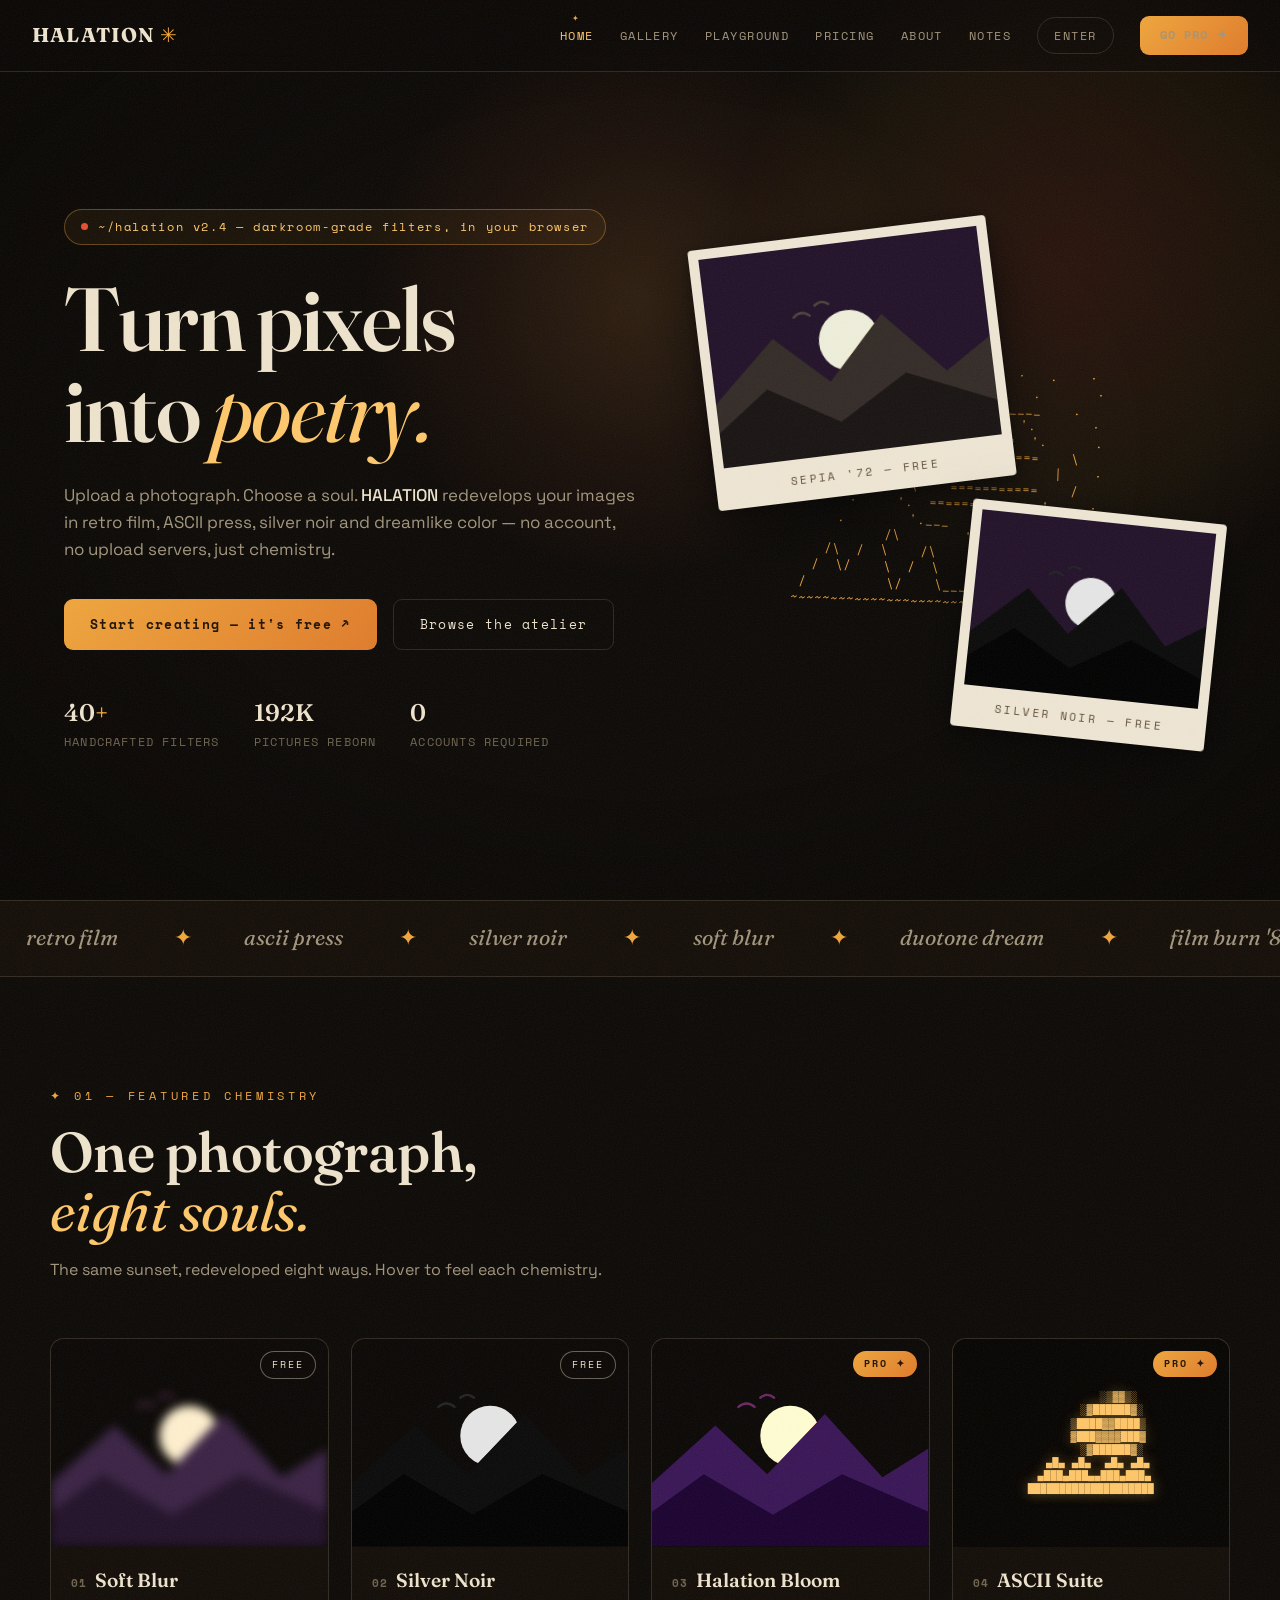
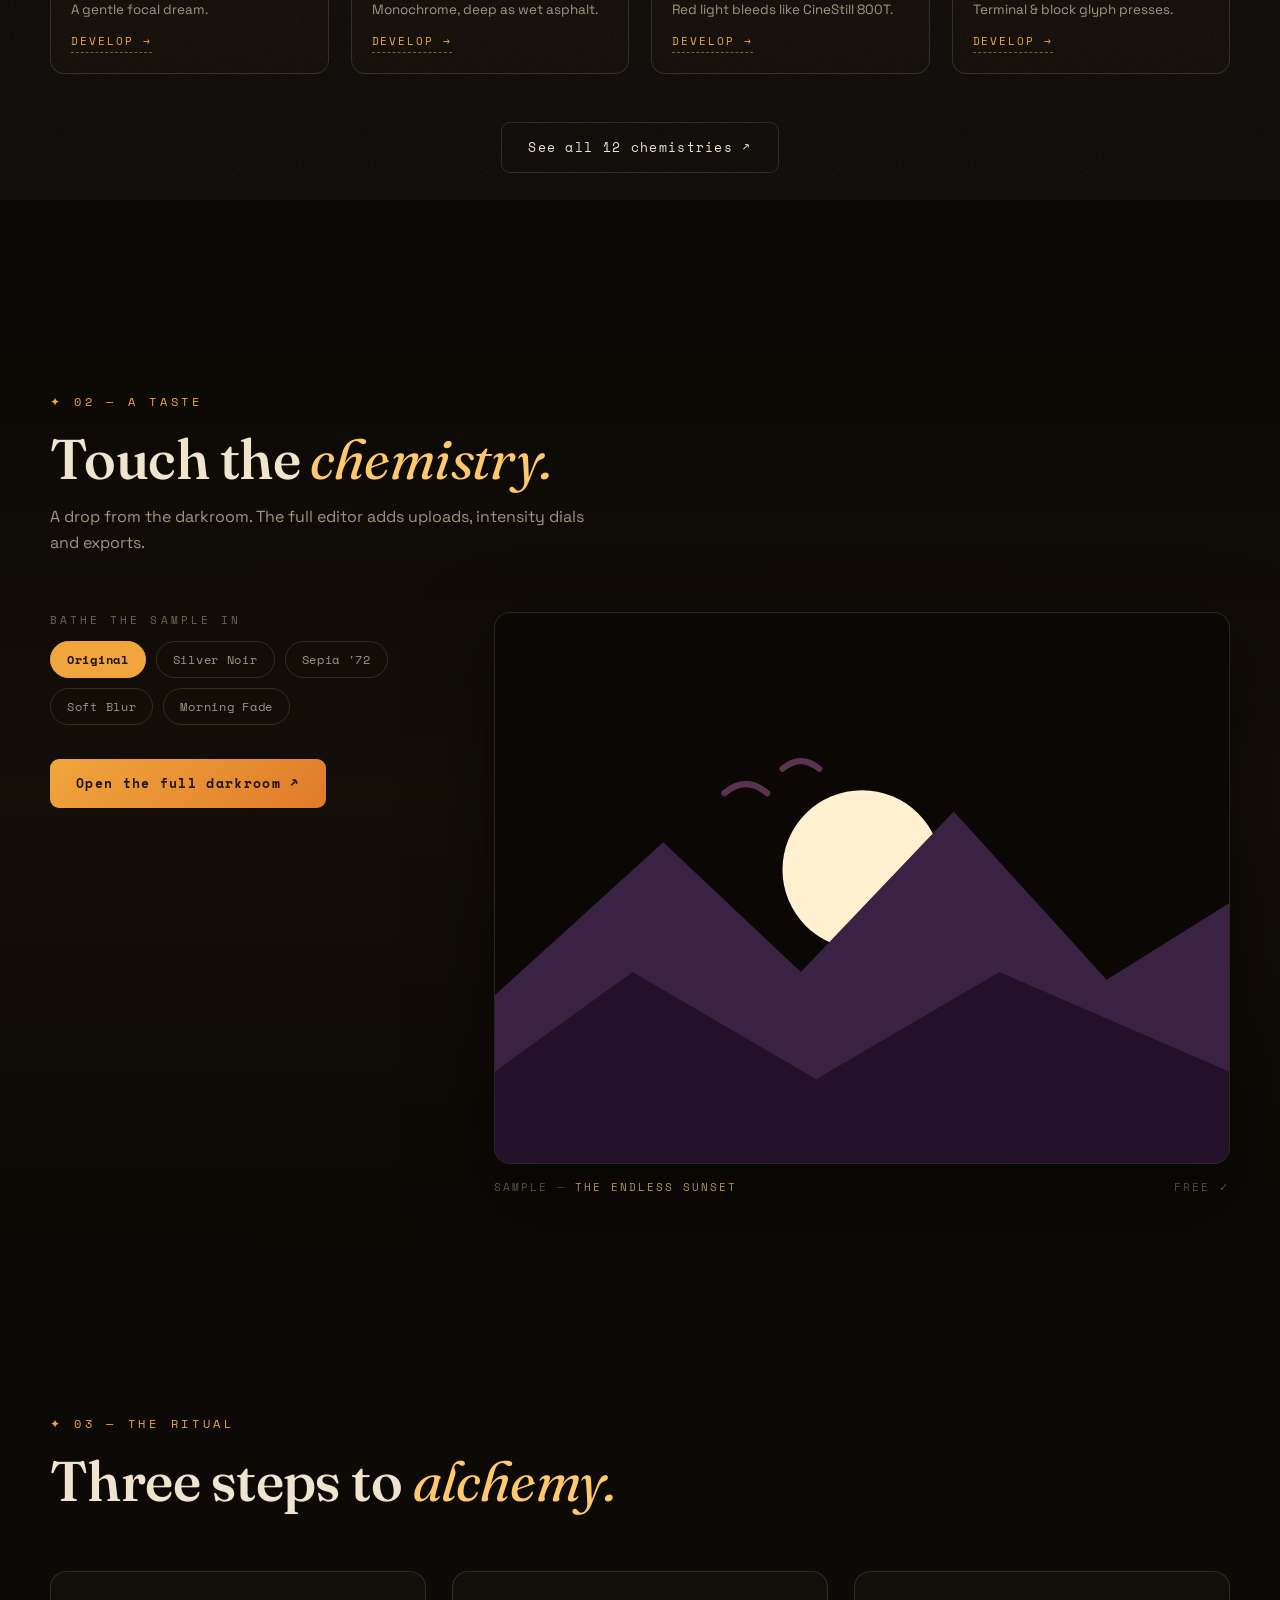
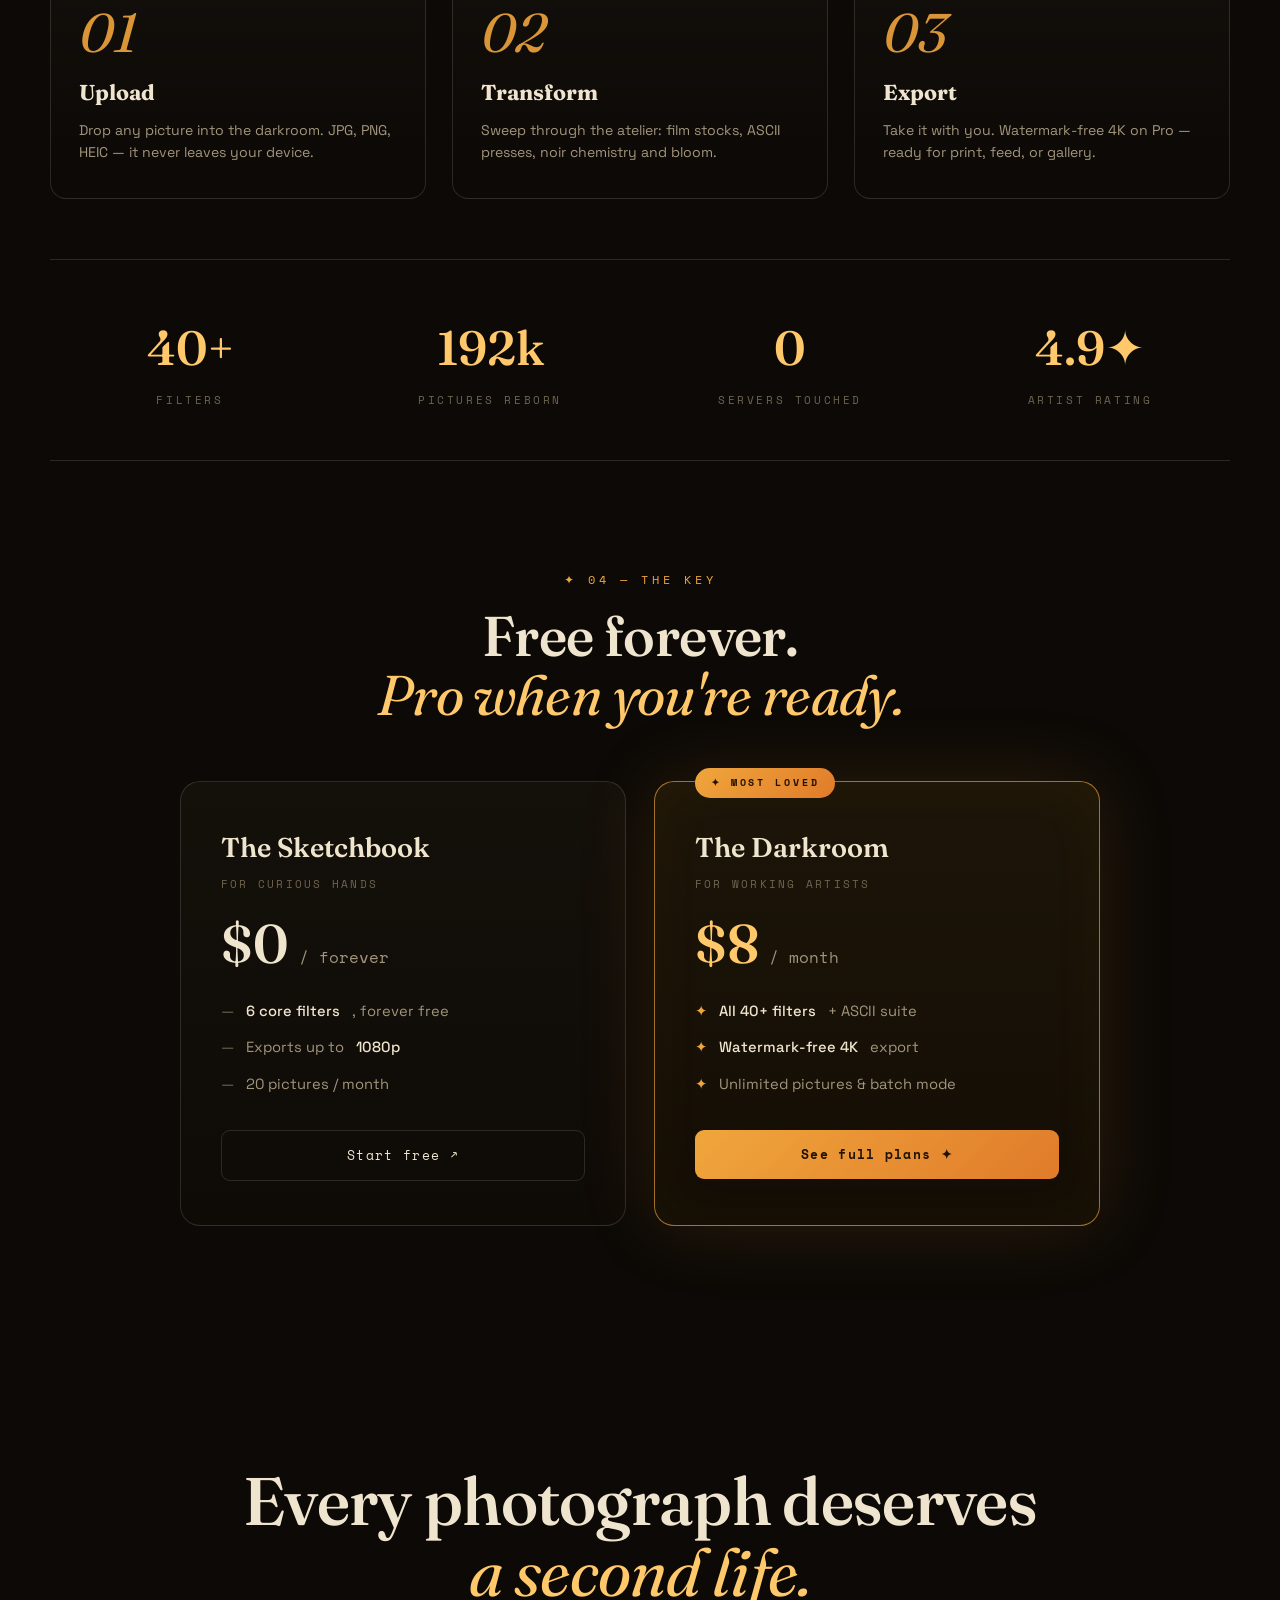
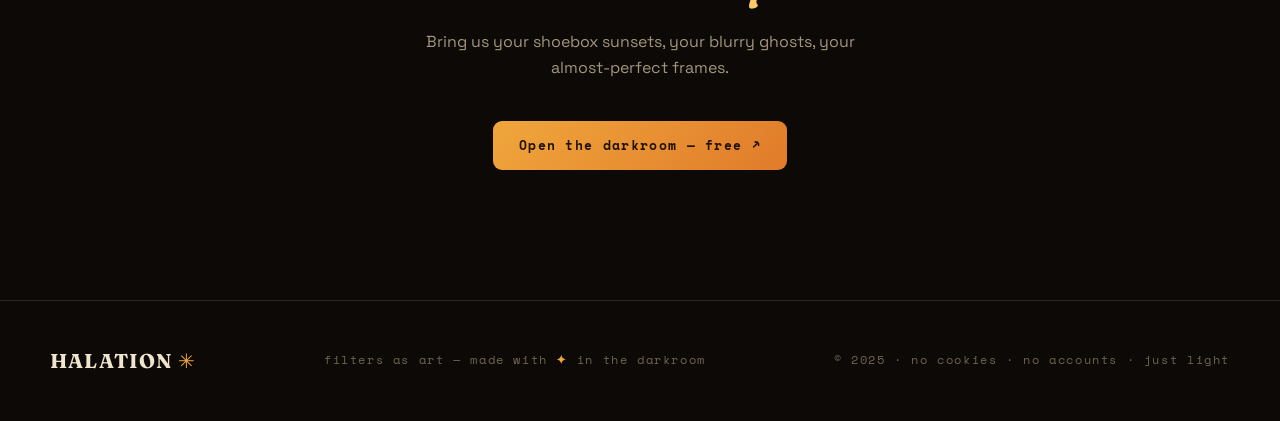
<file: index.html>
<!DOCTYPE html>
<html lang="en">
<head>
<meta charset="UTF-8">
<meta name="viewport" content="width=device-width, initial-scale=1.0">
<title>HALATION — filters as art</title>
<meta name="description" content="Turn pixels into poetry. Retro film, ASCII and noir filters — free, in your browser.">
<link rel="preconnect" href="https://fonts.googleapis.com">
<link rel="preconnect" href="https://fonts.gstatic.com" crossorigin>
<link href="https://fonts.googleapis.com/css2?family=Fraunces:ital,opsz,wght@0,9..144,300..900;1,9..144,300..900&family=Space+Grotesk:wght@400;500;600&family=Space+Mono:ital,wght@0,400;0,700;1,400&display=swap" rel="stylesheet">
<link rel="icon" type="image/svg+xml" href="assets/favicon.svg">
<meta name="theme-color" content="#0c0906">
<link rel="stylesheet" href="css/styles.css">
</head>
<body>

<div class="grain" aria-hidden="true"></div>
<div id="glow" aria-hidden="true"></div>
<div id="progress" aria-hidden="true"></div>

<svg style="display:none" aria-hidden="true">
  <symbol id="scene" viewBox="0 0 480 360">
    <defs>
      <linearGradient id="skyG" x1="0" x2="0" y1="0" y2="1">
        <stop offset="0" stop-color="#ffe3ae"/><stop offset=".45" stop-color="#f2a65a"/>
        <stop offset=".75" stop-color="#c65d7b"/><stop offset="1" stop-color="#512b58"/>
      </linearGradient>
      <radialGradient id="sunGlow" cx=".5" cy=".5" r=".5">
        <stop offset="0" stop-color="#fff3d6" stop-opacity=".9"/><stop offset="1" stop-color="#fff3d6" stop-opacity="0"/>
      </radialGradient>
    </defs>
    <rect width="480" height="360" fill="url(#skyG)"/>
    <circle cx="240" cy="168" r="118" fill="url(#sunGlow)"/>
    <circle cx="240" cy="168" r="52" fill="#fff0cf"/>
    <path d="M150 118 q14 -12 28 0 M188 102 q12 -10 24 0" stroke="#5b3350" stroke-width="4" fill="none" stroke-linecap="round"/>
    <path d="M0 250 L110 150 L200 235 L300 130 L400 240 L480 190 L480 360 L0 360 Z" fill="#3a2244"/>
    <path d="M0 300 L90 235 L210 305 L330 235 L480 300 L480 360 L0 360 Z" fill="#221129"/>
  </symbol>
</svg>

<nav>
  <a href="index.html" class="logo">HALATION<b> ✳</b></a>
  <button class="burger" aria-label="menu"><span></span><span></span></button>
  <div class="nav-links">
    <a href="index.html" class="active">Home</a>
    <a href="gallery.html">Gallery</a>
    <a href="playground.html">Playground</a>
    <a href="pricing.html">Pricing</a>
    <a href="about.html">About</a>
    <a href="notes.html">Notes</a>
    <a href="login.html" class="nav-enter">Enter</a>
    <a href="pricing.html" class="btn btn-primary nav-cta small">Go Pro ✦</a>
  </div>
</nav>

<!-- HERO -->
<header class="hero">
  <div>
    <div class="badge"><span class="dot"></span> ~/halation v2.4 — darkroom-grade filters, in your browser</div>
    <h1 class="hero-title">
      <span class="line" data-split>Turn pixels</span>
      <span class="line" data-split>into <em>poetry.</em></span>
    </h1>
    <p class="hero-sub">Upload a photograph. Choose a soul. <b>HALATION</b> redevelops your images in retro film, ASCII press, silver noir and dreamlike color — no account, no upload servers, just chemistry.</p>
    <div class="hero-actions">
      <a href="playground.html" class="btn btn-primary">Start creating — it's free ↗</a>
      <a href="gallery.html" class="btn btn-ghost">Browse the atelier</a>
    </div>
    <div class="hero-stats">
      <div><b>40<span>+</span></b>handcrafted filters</div>
      <div><b>192k</b>pictures reborn</div>
      <div><b>0</b>accounts required</div>
    </div>
  </div>
  <div class="hero-art" aria-hidden="true">
    <div class="hero-ascii">
        ·   .   ·    .   ·   .    ·
   ·       .        ·       .       ·
          .    ___________    .
     ·       .'           '.       ·
    .      .'  ===========  '.      .
          /    ===========    \
    ·    |     ===========     |    ·
          \    ===========    /
     ·     '.  ===========  .'     ·
    .        '.___     ___.'        .
        /\        '---'        /\
   /\  /  \    /\       /\    /  \  /\
  /  \/    \  /  \     /  \  /    \/  \
 /          \/    \___/    \/          \
~~~~~~~~~~~~~~~~~~~~~~~~~~~~~~~~~~~~~~~~</div>
    <figure class="polaroid pol-1">
      <div class="ph"><svg viewBox="0 0 480 360" preserveAspectRatio="xMidYMid slice" class="fx-sepia"><use href="#scene"/></svg></div>
      <figcaption>sepia '72 — free</figcaption>
    </figure>
    <figure class="polaroid pol-2">
      <div class="ph"><svg viewBox="0 0 480 360" preserveAspectRatio="xMidYMid slice" class="fx-noir"><use href="#scene"/></svg></div>
      <figcaption>silver noir — free</figcaption>
    </figure>
  </div>
</header>

<!-- MARQUEE -->
<div class="marquee" aria-hidden="true">
  <div class="marquee-track">
    <span>retro film <i>✦</i></span><span>ascii press <i>✦</i></span><span>silver noir <i>✦</i></span><span>soft blur <i>✦</i></span><span>duotone dream <i>✦</i></span><span>film burn '86 <i>✦</i></span><span>halation bloom <i>✦</i></span><span>sepia '72 <i>✦</i></span>
    <span>retro film <i>✦</i></span><span>ascii press <i>✦</i></span><span>silver noir <i>✦</i></span><span>soft blur <i>✦</i></span><span>duotone dream <i>✦</i></span><span>film burn '86 <i>✦</i></span><span>halation bloom <i>✦</i></span><span>sepia '72 <i>✦</i></span>
  </div>
</div>

<!-- FEATURED FILTERS -->
<section>
  <div class="wrap">
    <div class="reveal">
      <div class="eyebrow">✦ 01 — featured chemistry</div>
      <h2 class="section-title">One photograph,<br><em>eight souls.</em></h2>
      <p class="section-sub">The same sunset, redeveloped eight ways. Hover to feel each chemistry.</p>
    </div>
    <div class="gallery-grid">
      <article class="card tilt reveal" style="--rd:.0s">
        <div class="card-media"><span class="card-tag tag-free">FREE</span>
          <svg viewBox="0 0 480 360" preserveAspectRatio="xMidYMid slice" style="filter:blur(5px)"><use href="#scene"/></svg><div class="scan"></div></div>
        <div class="card-body"><h3><i>01</i>Soft Blur</h3><p>A gentle focal dream.</p><a class="card-link" href="playground.html">develop →</a></div>
      </article>
      <article class="card tilt reveal" style="--rd:.08s">
        <div class="card-media"><span class="card-tag tag-free">FREE</span>
          <svg viewBox="0 0 480 360" preserveAspectRatio="xMidYMid slice" class="fx-noir"><use href="#scene"/></svg><div class="scan"></div></div>
        <div class="card-body"><h3><i>02</i>Silver Noir</h3><p>Monochrome, deep as wet asphalt.</p><a class="card-link" href="playground.html">develop →</a></div>
      </article>
      <article class="card tilt reveal" style="--rd:.16s">
        <div class="card-media"><span class="card-tag tag-pro">PRO ✦</span>
          <svg viewBox="0 0 480 360" preserveAspectRatio="xMidYMid slice" style="filter:saturate(1.55) contrast(1.12) brightness(1.07) hue-rotate(-8deg)"><use href="#scene"/></svg><div class="scan"></div></div>
        <div class="card-body"><h3><i>03</i>Halation Bloom</h3><p>Red light bleeds like CineStill 800T.</p><a class="card-link" href="playground.html">develop →</a></div>
      </article>
      <article class="card tilt reveal" style="--rd:.24s">
        <div class="card-media ascii-media"><span class="card-tag tag-pro">PRO ✦</span>
          <pre class="ascii-block">        ░▒▓▓▒░
      ░▓██████▓░
     ▒████▓▓████▒
     ▓███▓▓▓▓███▓
      ░▓██████▓░
  ▄█▄ ▄█▄  ▄█▄ ▄█▄
 ▄███▄███▄▄███▄███▄
████████████████████</pre></div>
        <div class="card-body"><h3><i>04</i>ASCII Suite</h3><p>Terminal &amp; block glyph presses.</p><a class="card-link" href="playground.html">develop →</a></div>
      </article>
    </div>
    <div class="reveal" style="text-align:center;margin-top:48px">
      <a href="gallery.html" class="btn btn-ghost">See all 12 chemistries ↗</a>
    </div>
  </div>
</section>

<!-- TASTE DEMO -->
<section id="taste" style="background:linear-gradient(180deg,transparent, rgba(240,166,60,.035), transparent)">
  <div class="wrap">
    <div class="reveal">
      <div class="eyebrow">✦ 02 — a taste</div>
      <h2 class="section-title">Touch the <em>chemistry.</em></h2>
      <p class="section-sub">A drop from the darkroom. The full editor adds uploads, intensity dials and exports.</p>
    </div>
    <div class="play-grid">
      <div class="reveal">
        <div class="chip-group" style="margin-top:0">
          <div class="chip-label">bathe the sample in</div>
          <div class="chips">
            <button class="chip mchip active" data-m="none">Original</button>
            <button class="chip mchip" data-m="noir">Silver Noir</button>
            <button class="chip mchip" data-m="sepia">Sepia '72</button>
            <button class="chip mchip" data-m="blur">Soft Blur</button>
            <button class="chip mchip" data-m="fade">Morning Fade</button>
          </div>
        </div>
        <div class="play-actions"><a href="playground.html" class="btn btn-primary">Open the full darkroom ↗</a></div>
      </div>
      <div class="reveal" style="--rd:.15s">
        <div class="stage-frame">
          <svg id="miniStage" class="subject" viewBox="0 0 480 360" preserveAspectRatio="xMidYMid slice" style="transition:filter .6s var(--ease)"><use href="#scene"/></svg>
        </div>
        <div class="stage-caption"><div>sample — <b>the endless sunset</b></div><div>free ✓</div></div>
      </div>
    </div>
  </div>
</section>

<!-- STEPS + STATS -->
<section>
  <div class="wrap">
    <div class="reveal">
      <div class="eyebrow">✦ 03 — the ritual</div>
      <h2 class="section-title">Three steps to <em>alchemy.</em></h2>
    </div>
    <div class="steps">
      <div class="step reveal" style="--rd:.0s"><div class="num">01</div><h3>Upload</h3><p>Drop any picture into the darkroom. JPG, PNG, HEIC — it never leaves your device.</p></div>
      <div class="step reveal" style="--rd:.12s"><div class="num">02</div><h3>Transform</h3><p>Sweep through the atelier: film stocks, ASCII presses, noir chemistry and bloom.</p></div>
      <div class="step reveal" style="--rd:.24s"><div class="num">03</div><h3>Export</h3><p>Take it with you. Watermark-free 4K on Pro — ready for print, feed, or gallery.</p></div>
    </div>
    <div class="stats-band reveal">
      <div><b>40+</b><span>filters</span></div>
      <div><b>192k</b><span>pictures reborn</span></div>
      <div><b>0</b><span>servers touched</span></div>
      <div><b>4.9✦</b><span>artist rating</span></div>
    </div>
  </div>
</section>

<!-- PRICING TEASER -->
<section style="padding-top:0">
  <div class="wrap">
    <div class="reveal" style="text-align:center">
      <div class="eyebrow">✦ 04 — the key</div>
      <h2 class="section-title">Free forever.<br><em>Pro when you're ready.</em></h2>
    </div>
    <div class="price-grid">
      <div class="plan plan-free reveal">
        <h3>The Sketchbook</h3><div class="plan-tag">for curious hands</div>
        <div class="price">$0<small> / forever</small></div>
        <ul><li><b>6 core filters</b>, forever free</li><li>Exports up to <b>1080p</b></li><li>20 pictures / month</li></ul>
        <a href="playground.html" class="btn btn-ghost">Start free ↗</a>
      </div>
      <div class="plan plan-pro reveal" style="--rd:.12s">
        <div class="plan-ribbon">✦ MOST LOVED</div>
        <h3>The Darkroom</h3><div class="plan-tag">for working artists</div>
        <div class="price">$8<small> / month</small></div>
        <ul><li><b>All 40+ filters</b> + ASCII suite</li><li><b>Watermark-free 4K</b> export</li><li>Unlimited pictures &amp; batch mode</li></ul>
        <a href="pricing.html" class="btn btn-primary">See full plans ✦</a>
      </div>
    </div>
  </div>
</section>

<!-- FINAL CTA -->
<section class="final-cta">
  <div class="reveal">
    <h2 class="section-title">Every photograph deserves<br><em>a second life.</em></h2>
    <p>Bring us your shoebox sunsets, your blurry ghosts, your almost-perfect frames.</p>
    <a href="playground.html" class="btn btn-primary">Open the darkroom — free ↗</a>
  </div>
</section>

<footer>
  <div class="foot-wrap">
    <a href="index.html" class="logo">HALATION<b> ✳</b></a>
    <p>filters as art — made with <b>✦</b> in the darkroom</p>
    <p>© 2025 · no cookies · no accounts · just light</p>
  </div>
</footer>
<div id="toast" role="status"></div>
<script src="js/app.js"></script>
</body>
</html>
</file>
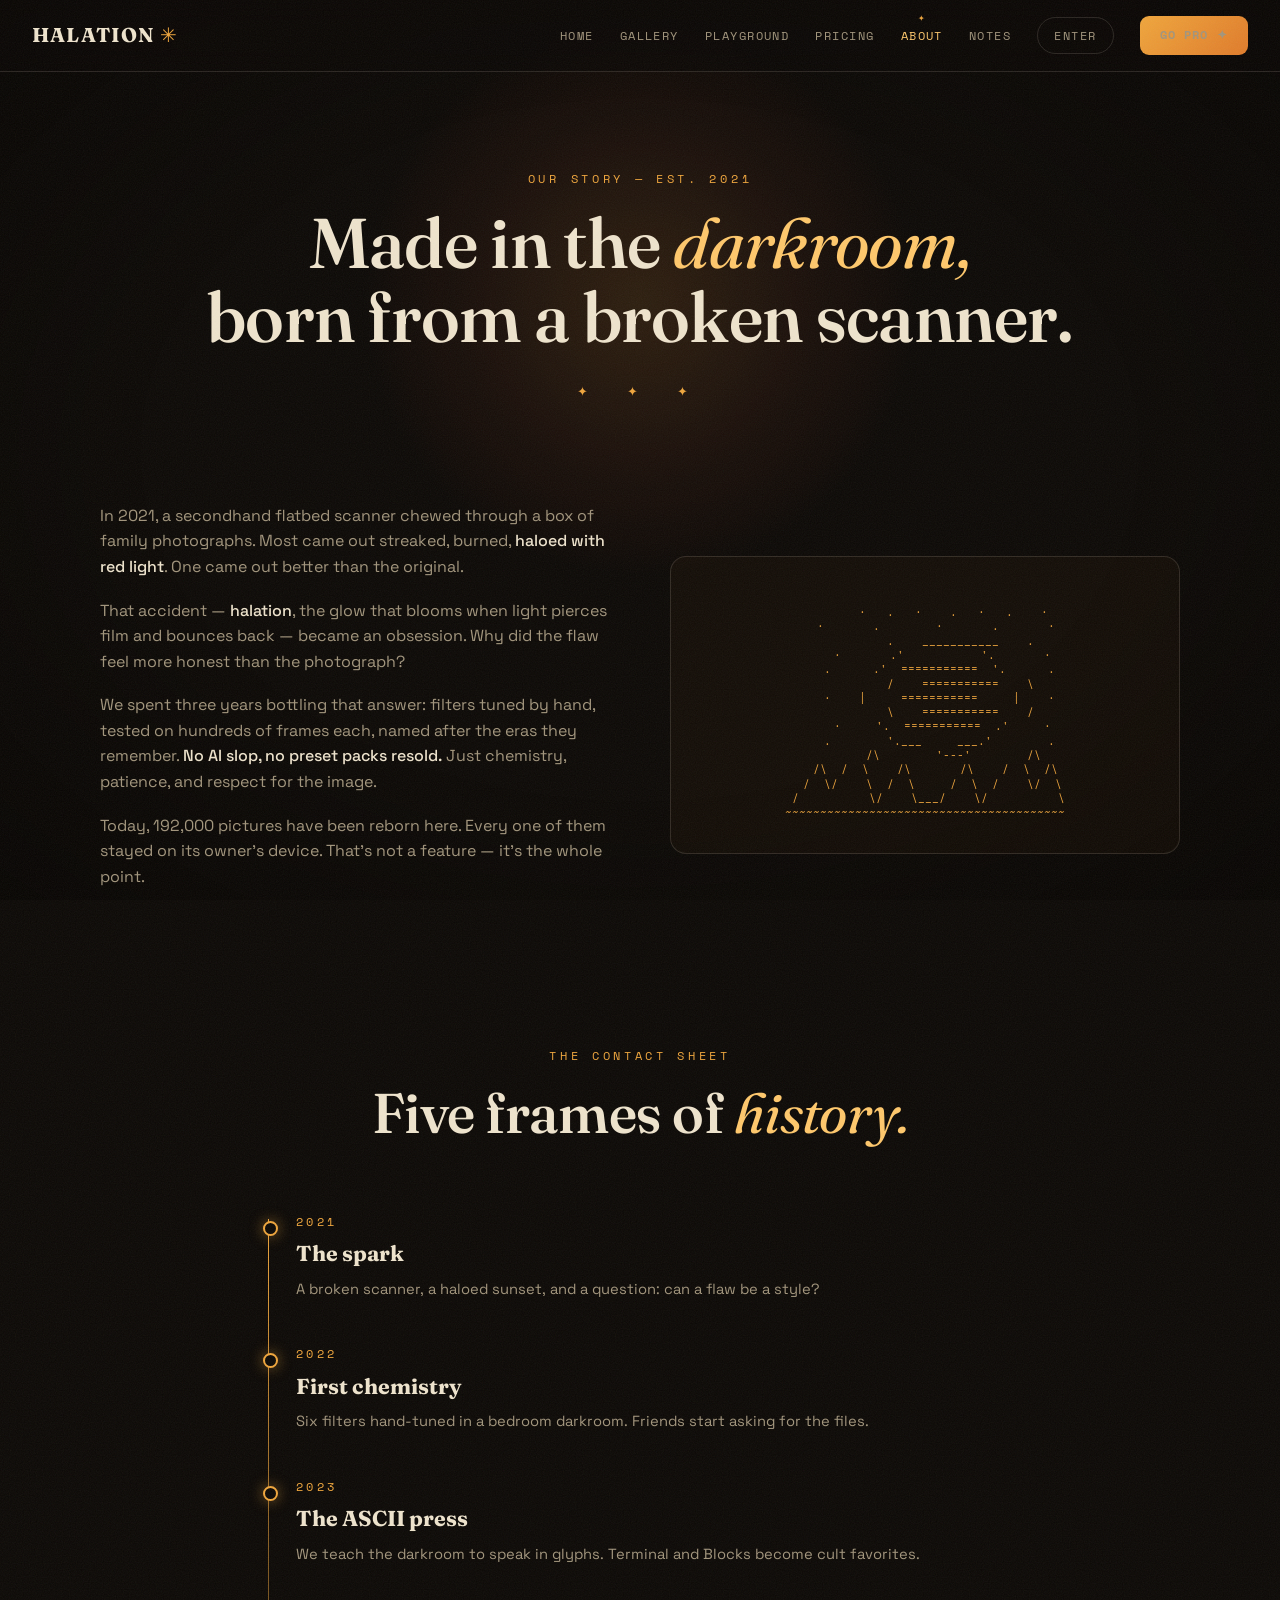
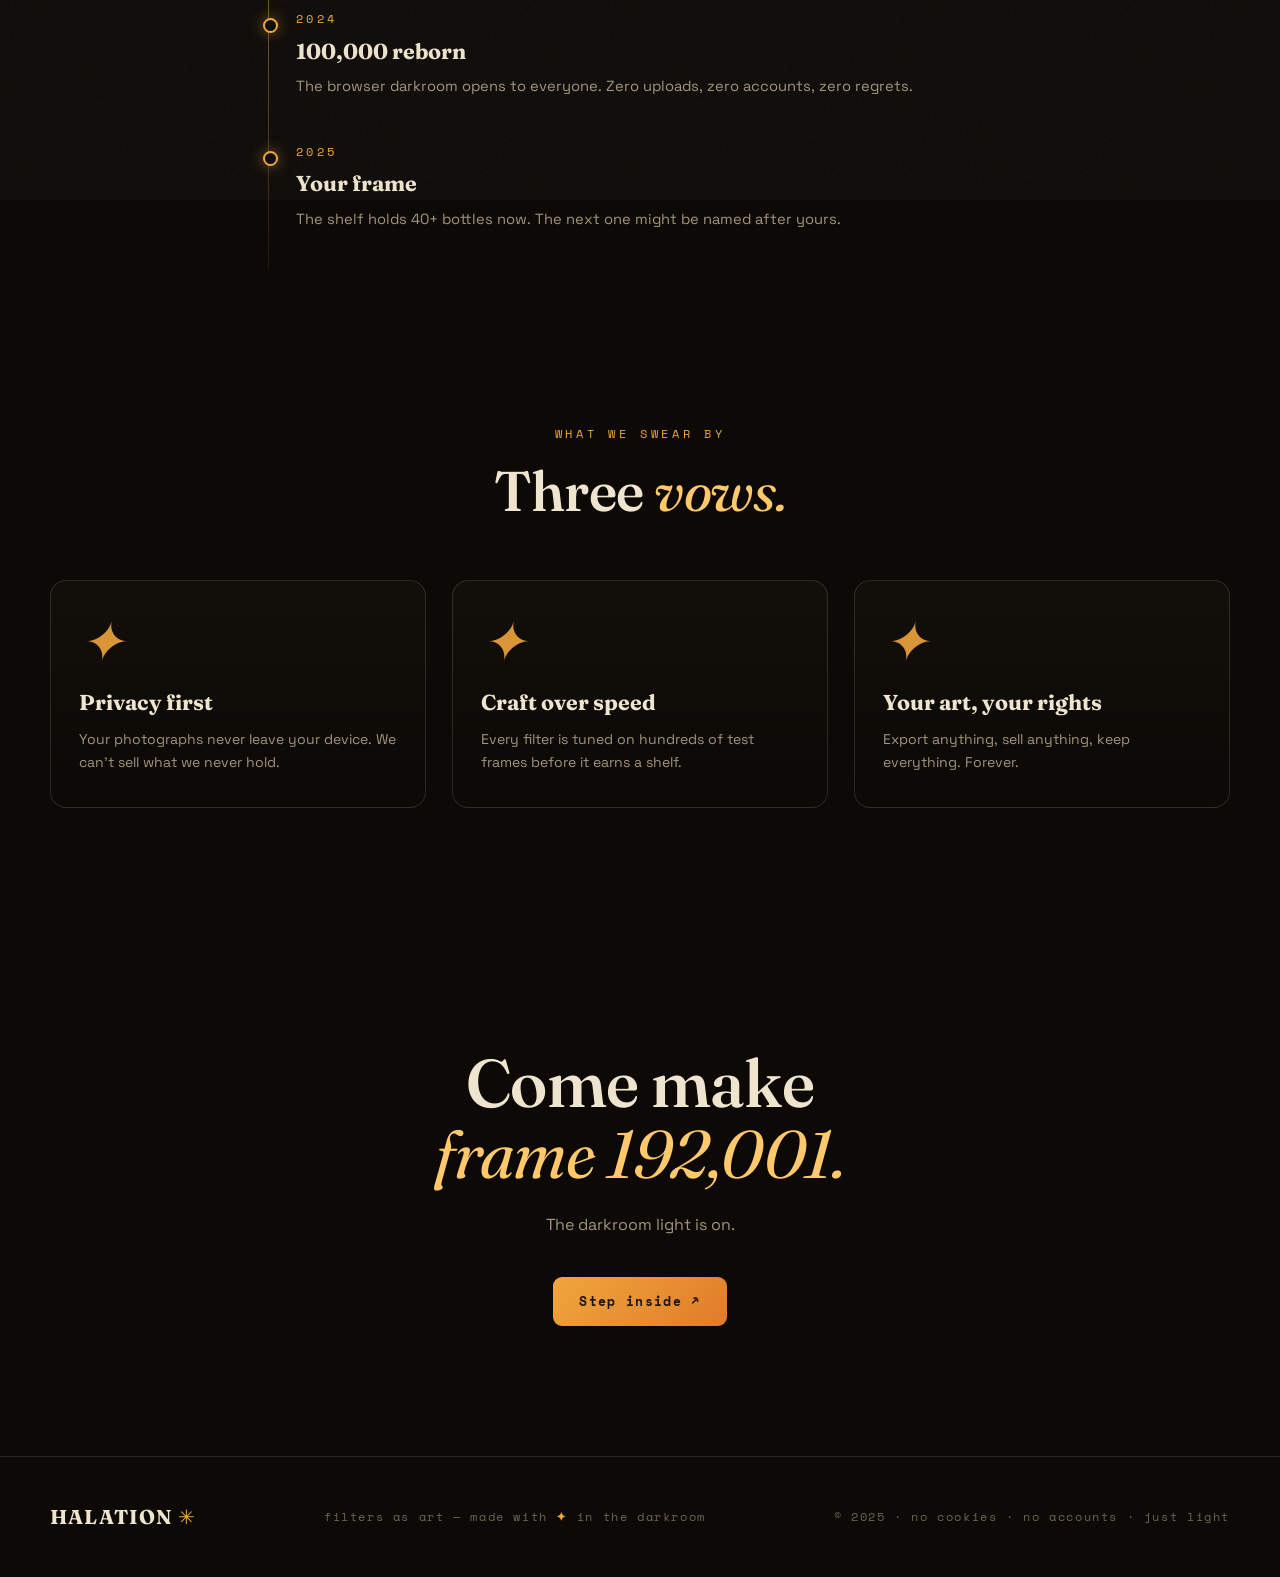
<file: about.html>
<!DOCTYPE html>
<html lang="en">
<head>
<meta charset="UTF-8">
<meta name="viewport" content="width=device-width, initial-scale=1.0">
<title>Our Story — HALATION</title>
<meta name="description" content="HALATION began with a broken scanner and a sun-bleached photograph. This is the story.">
<link rel="preconnect" href="https://fonts.googleapis.com">
<link rel="preconnect" href="https://fonts.gstatic.com" crossorigin>
<link href="https://fonts.googleapis.com/css2?family=Fraunces:ital,opsz,wght@0,9..144,300..900;1,9..144,300..900&family=Space+Grotesk:wght@400;500;600&family=Space+Mono:ital,wght@0,400;0,700;1,400&display=swap" rel="stylesheet">
<link rel="icon" type="image/svg+xml" href="assets/favicon.svg">
<meta name="theme-color" content="#0c0906">
<link rel="stylesheet" href="css/styles.css">
</head>
<body>

<div class="grain" aria-hidden="true"></div>
<div id="glow" aria-hidden="true"></div>
<div id="progress" aria-hidden="true"></div>

<nav>
  <a href="index.html" class="logo">HALATION<b> ✳</b></a>
  <button class="burger" aria-label="menu"><span></span><span></span></button>
  <div class="nav-links">
    <a href="index.html">Home</a>
    <a href="gallery.html">Gallery</a>
    <a href="playground.html">Playground</a>
    <a href="pricing.html">Pricing</a>
    <a href="about.html" class="active">About</a>
    <a href="notes.html">Notes</a>
    <a href="login.html" class="nav-enter">Enter</a>
    <a href="pricing.html" class="btn btn-primary nav-cta small">Go Pro ✦</a>
  </div>
</nav>

<div class="page-hero">
  <div class="eyebrow reveal">our story — est. 2021</div>
  <h1 class="section-title reveal" style="--rd:.08s">Made in the <em>darkroom,</em><br>born from a broken scanner.</h1>
  <div class="flourish reveal" style="--rd:.16s">✦ ✦ ✦</div>
</div>

<section style="padding-top:60px">
  <div class="story">
    <div class="reveal">
      <p>In 2021, a secondhand flatbed scanner chewed through a box of family photographs. Most came out streaked, burned, <b>haloed with red light</b>. One came out better than the original.</p>
      <p>That accident — <b>halation</b>, the glow that blooms when light pierces film and bounces back — became an obsession. Why did the flaw feel more honest than the photograph?</p>
      <p>We spent three years bottling that answer: filters tuned by hand, tested on hundreds of frames each, named after the eras they remember. <b>No AI slop, no preset packs resold.</b> Just chemistry, patience, and respect for the image.</p>
      <p>Today, 192,000 pictures have been reborn here. Every one of them stayed on its owner's device. That's not a feature — it's the whole point.</p>
    </div>
    <div class="story-ascii reveal" style="--rd:.15s" aria-hidden="true">
        ·   .   ·    .   ·   .    ·
   ·       .        ·       .       ·
          .    ___________    .
     ·       .'           '.       ·
    .      .'  ===========  '.      .
          /    ===========    \
    ·    |     ===========     |    ·
          \    ===========    /
     ·     '.  ===========  .'     ·
    .        '.___     ___.'        .
        /\        '---'        /\
   /\  /  \    /\       /\    /  \  /\
  /  \/    \  /  \     /  \  /    \/  \
 /          \/    \___/    \/          \
~~~~~~~~~~~~~~~~~~~~~~~~~~~~~~~~~~~~~~~~</div>
  </div>
</section>

<!-- timeline -->
<section style="padding-top:30px">
  <div class="wrap">
    <div class="reveal" style="text-align:center">
      <div class="eyebrow">the contact sheet</div>
      <h2 class="section-title">Five frames of <em>history.</em></h2>
    </div>
    <div class="timeline">
      <div class="t-item reveal"><div class="year">2021</div><h3>The spark</h3><p>A broken scanner, a haloed sunset, and a question: can a flaw be a style?</p></div>
      <div class="t-item reveal" style="--rd:.08s"><div class="year">2022</div><h3>First chemistry</h3><p>Six filters hand-tuned in a bedroom darkroom. Friends start asking for the files.</p></div>
      <div class="t-item reveal" style="--rd:.16s"><div class="year">2023</div><h3>The ASCII press</h3><p>We teach the darkroom to speak in glyphs. Terminal and Blocks become cult favorites.</p></div>
      <div class="t-item reveal" style="--rd:.24s"><div class="year">2024</div><h3>100,000 reborn</h3><p>The browser darkroom opens to everyone. Zero uploads, zero accounts, zero regrets.</p></div>
      <div class="t-item reveal" style="--rd:.32s"><div class="year">2025</div><h3>Your frame</h3><p>The shelf holds 40+ bottles now. The next one might be named after yours.</p></div>
    </div>
  </div>
</section>

<!-- values -->
<section style="padding-top:40px">
  <div class="wrap">
    <div class="reveal" style="text-align:center">
      <div class="eyebrow">what we swear by</div>
      <h2 class="section-title">Three <em>vows.</em></h2>
    </div>
    <div class="steps">
      <div class="step reveal"><div class="num">✦</div><h3>Privacy first</h3><p>Your photographs never leave your device. We can't sell what we never hold.</p></div>
      <div class="step reveal" style="--rd:.12s"><div class="num">✦</div><h3>Craft over speed</h3><p>Every filter is tuned on hundreds of test frames before it earns a shelf.</p></div>
      <div class="step reveal" style="--rd:.24s"><div class="num">✦</div><h3>Your art, your rights</h3><p>Export anything, sell anything, keep everything. Forever.</p></div>
    </div>
  </div>
</section>

<section class="final-cta">
  <div class="reveal">
    <h2 class="section-title">Come make<br><em>frame 192,001.</em></h2>
    <p>The darkroom light is on.</p>
    <a href="playground.html" class="btn btn-primary">Step inside ↗</a>
  </div>
</section>

<footer>
  <div class="foot-wrap">
    <a href="index.html" class="logo">HALATION<b> ✳</b></a>
    <p>filters as art — made with <b>✦</b> in the darkroom</p>
    <p>© 2025 · no cookies · no accounts · just light</p>
  </div>
</footer>
<div id="toast" role="status"></div>
<script src="js/app.js"></script>
</body>
</html>
</file>
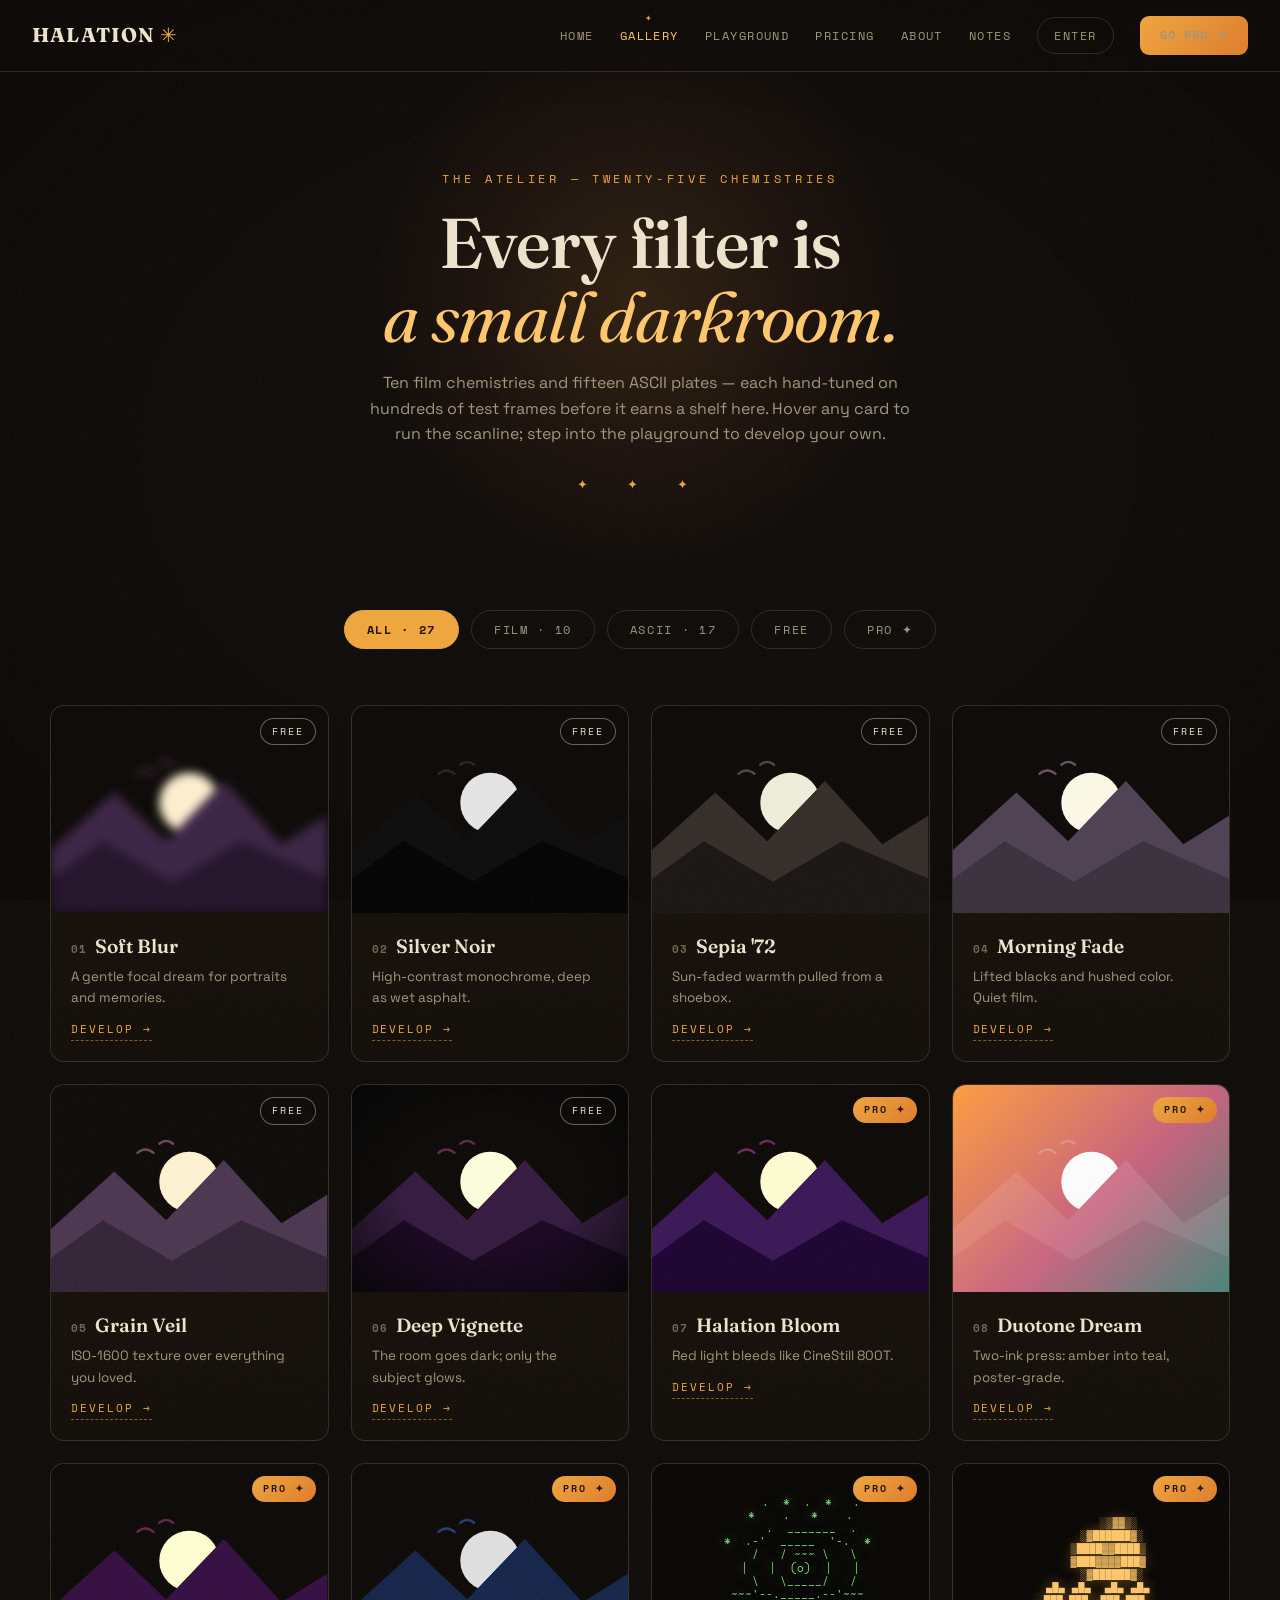
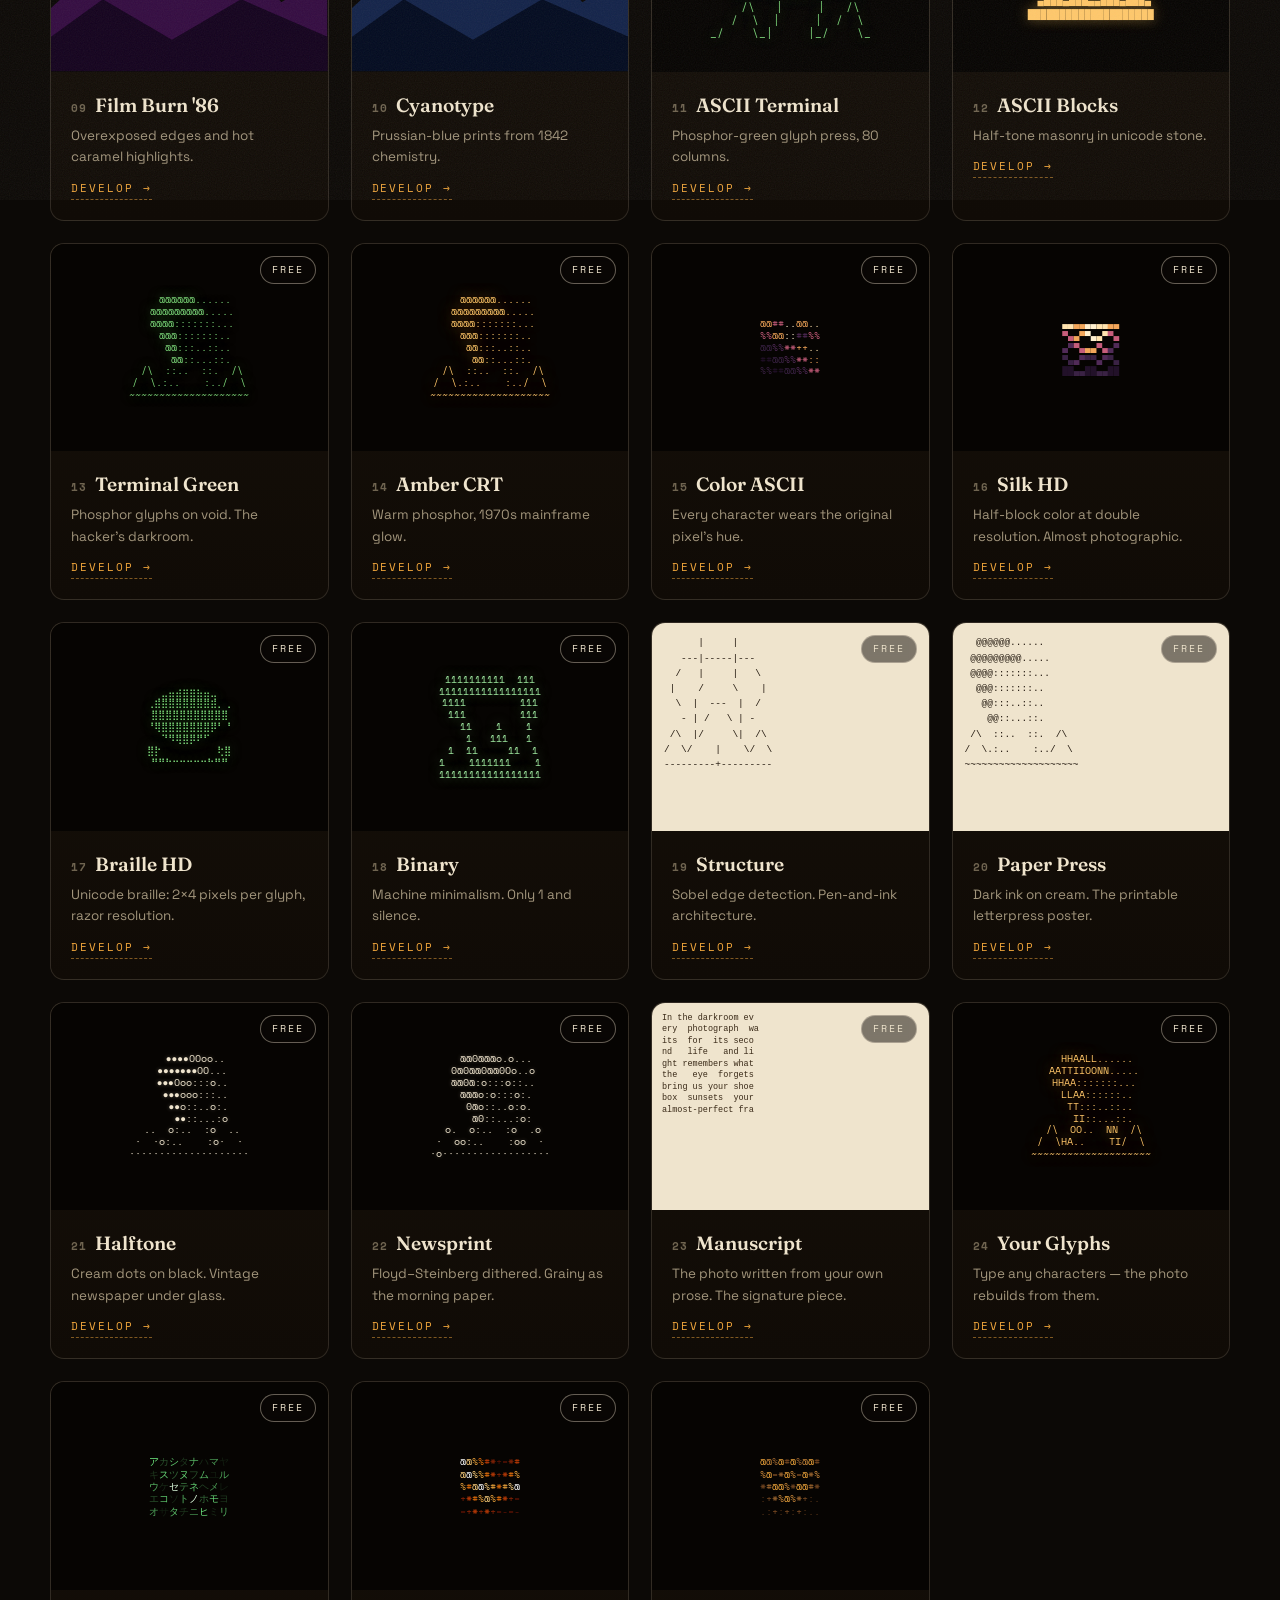
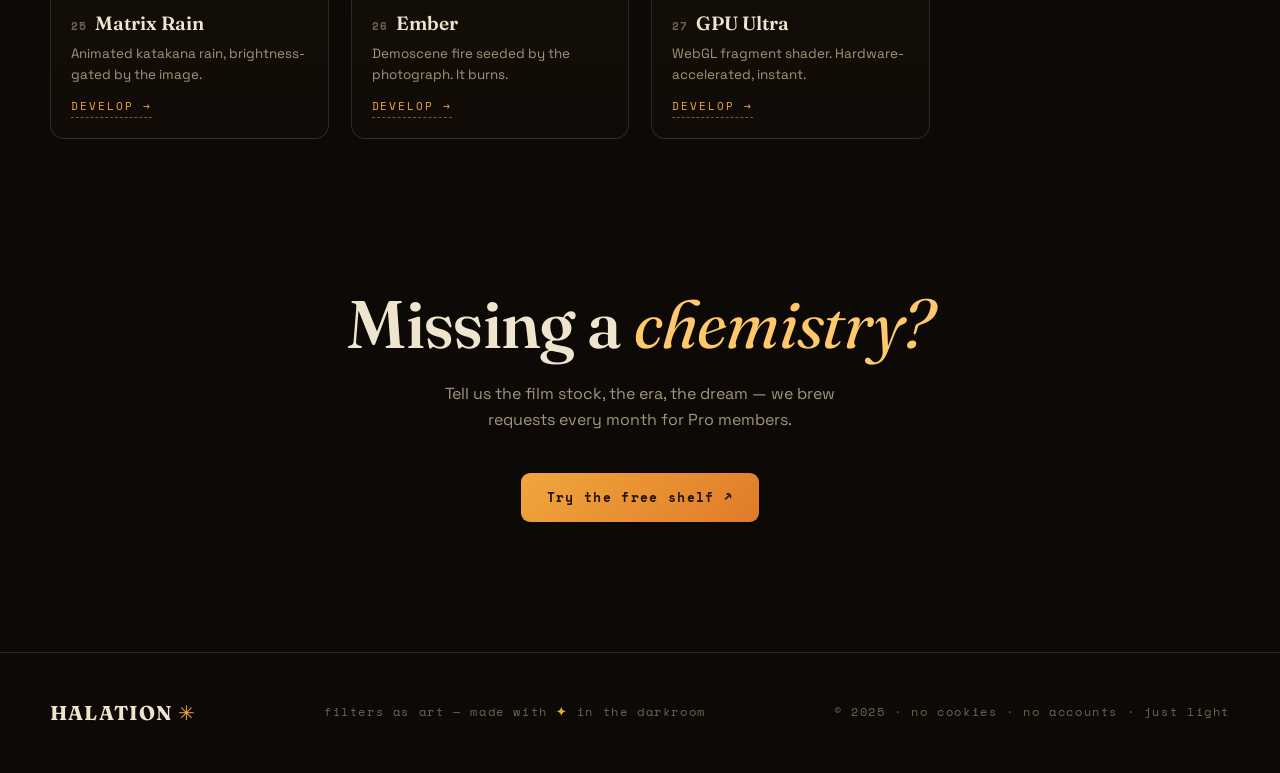
<file: gallery.html>
<!DOCTYPE html>
<html lang="en">
<head>
<meta charset="UTF-8">
<meta name="viewport" content="width=device-width, initial-scale=1.0">
<title>The Atelier — HALATION</title>
<meta name="description" content="Browse all 12 HALATION chemistries: retro film, ASCII, noir, cyanotype and more.">
<link rel="preconnect" href="https://fonts.googleapis.com">
<link rel="preconnect" href="https://fonts.gstatic.com" crossorigin>
<link href="https://fonts.googleapis.com/css2?family=Fraunces:ital,opsz,wght@0,9..144,300..900;1,9..144,300..900&family=Space+Grotesk:wght@400;500;600&family=Space+Mono:ital,wght@0,400;0,700;1,400&display=swap" rel="stylesheet">
<link rel="icon" type="image/svg+xml" href="assets/favicon.svg">
<meta name="theme-color" content="#0c0906">
<link rel="stylesheet" href="css/styles.css">
</head>
<body>

<div class="grain" aria-hidden="true"></div>
<div id="glow" aria-hidden="true"></div>
<div id="progress" aria-hidden="true"></div>

<svg style="display:none" aria-hidden="true">
  <symbol id="scene" viewBox="0 0 480 360">
    <defs>
      <linearGradient id="skyG" x1="0" x2="0" y1="0" y2="1">
        <stop offset="0" stop-color="#ffe3ae"/><stop offset=".45" stop-color="#f2a65a"/>
        <stop offset=".75" stop-color="#c65d7b"/><stop offset="1" stop-color="#512b58"/>
      </linearGradient>
      <radialGradient id="sunGlow" cx=".5" cy=".5" r=".5">
        <stop offset="0" stop-color="#fff3d6" stop-opacity=".9"/><stop offset="1" stop-color="#fff3d6" stop-opacity="0"/>
      </radialGradient>
    </defs>
    <rect width="480" height="360" fill="url(#skyG)"/>
    <circle cx="240" cy="168" r="118" fill="url(#sunGlow)"/>
    <circle cx="240" cy="168" r="52" fill="#fff0cf"/>
    <path d="M150 118 q14 -12 28 0 M188 102 q12 -10 24 0" stroke="#5b3350" stroke-width="4" fill="none" stroke-linecap="round"/>
    <path d="M0 250 L110 150 L200 235 L300 130 L400 240 L480 190 L480 360 L0 360 Z" fill="#3a2244"/>
    <path d="M0 300 L90 235 L210 305 L330 235 L480 300 L480 360 L0 360 Z" fill="#221129"/>
  </symbol>
</svg>

<nav>
  <a href="index.html" class="logo">HALATION<b> ✳</b></a>
  <button class="burger" aria-label="menu"><span></span><span></span></button>
  <div class="nav-links">
    <a href="index.html">Home</a>
    <a href="gallery.html" class="active">Gallery</a>
    <a href="playground.html">Playground</a>
    <a href="pricing.html">Pricing</a>
    <a href="about.html">About</a>
    <a href="notes.html">Notes</a>
    <a href="login.html" class="nav-enter">Enter</a>
    <a href="pricing.html" class="btn btn-primary nav-cta small">Go Pro ✦</a>
  </div>
</nav>

<div class="page-hero">
  <div class="eyebrow reveal">the atelier — twenty-five chemistries</div>
  <h1 class="section-title reveal" style="--rd:.08s">Every filter is<br><em>a small darkroom.</em></h1>
  <p class="section-sub reveal" style="--rd:.16s;margin-left:auto;margin-right:auto">Ten film chemistries and fifteen ASCII plates — each hand-tuned on hundreds of test frames before it earns a shelf here. Hover any card to run the scanline; step into the playground to develop your own.</p>
  <div class="flourish reveal" style="--rd:.24s">✦ ✦ ✦</div>
</div>

<section style="padding-top:30px">
  <div class="wrap">
    <div class="tabs reveal">
      <button class="tab active" data-tab="all">All · 27</button>
      <button class="tab" data-tab="film">Film · 10</button>
      <button class="tab" data-tab="ascii">ASCII · 17</button>
      <button class="tab" data-tab="free">Free</button>
      <button class="tab" data-tab="pro">Pro ✦</button>
    </div>

    <div class="gallery-grid">
      <article class="card tilt g-card reveal" data-cat="film free">
        <div class="card-media"><span class="card-tag tag-free">FREE</span>
          <svg viewBox="0 0 480 360" preserveAspectRatio="xMidYMid slice" style="filter:blur(5px)"><use href="#scene"/></svg><div class="scan"></div></div>
        <div class="card-body"><h3><i>01</i>Soft Blur</h3><p>A gentle focal dream for portraits and memories.</p><a class="card-link" href="playground.html">develop →</a></div>
      </article>
      <article class="card tilt g-card reveal" data-cat="film free" style="--rd:.06s">
        <div class="card-media"><span class="card-tag tag-free">FREE</span>
          <svg viewBox="0 0 480 360" preserveAspectRatio="xMidYMid slice" style="filter:grayscale(1) contrast(1.35) brightness(.9)"><use href="#scene"/></svg><div class="scan"></div></div>
        <div class="card-body"><h3><i>02</i>Silver Noir</h3><p>High-contrast monochrome, deep as wet asphalt.</p><a class="card-link" href="playground.html">develop →</a></div>
      </article>
      <article class="card tilt g-card reveal" data-cat="film free" style="--rd:.12s">
        <div class="card-media"><span class="card-tag tag-free">FREE</span>
          <svg viewBox="0 0 480 360" preserveAspectRatio="xMidYMid slice" class="fx-sepia"><use href="#scene"/></svg><div class="scan"></div></div>
        <div class="card-body"><h3><i>03</i>Sepia '72</h3><p>Sun-faded warmth pulled from a shoebox.</p><a class="card-link" href="playground.html">develop →</a></div>
      </article>
      <article class="card tilt g-card reveal" data-cat="film free" style="--rd:.18s">
        <div class="card-media"><span class="card-tag tag-free">FREE</span>
          <svg viewBox="0 0 480 360" preserveAspectRatio="xMidYMid slice" style="filter:contrast(.8) brightness(1.15) saturate(.6)"><use href="#scene"/></svg><div class="scan"></div></div>
        <div class="card-body"><h3><i>04</i>Morning Fade</h3><p>Lifted blacks and hushed color. Quiet film.</p><a class="card-link" href="playground.html">develop →</a></div>
      </article>
      <article class="card tilt g-card reveal" data-cat="film free">
        <div class="card-media"><span class="card-tag tag-free">FREE</span>
          <svg viewBox="0 0 480 360" preserveAspectRatio="xMidYMid slice" style="filter:contrast(.9) sepia(.15) brightness(1.03)"><use href="#scene"/></svg><div class="grain-veil"></div><div class="scan"></div></div>
        <div class="card-body"><h3><i>05</i>Grain Veil</h3><p>ISO-1600 texture over everything you loved.</p><a class="card-link" href="playground.html">develop →</a></div>
      </article>
      <article class="card tilt g-card reveal" data-cat="film free" style="--rd:.06s">
        <div class="card-media"><span class="card-tag tag-free">FREE</span>
          <svg viewBox="0 0 480 360" preserveAspectRatio="xMidYMid slice" style="filter:brightness(1.02) contrast(1.12)"><use href="#scene"/></svg><div class="vig-veil"></div><div class="scan"></div></div>
        <div class="card-body"><h3><i>06</i>Deep Vignette</h3><p>The room goes dark; only the subject glows.</p><a class="card-link" href="playground.html">develop →</a></div>
      </article>

      <article class="card tilt g-card reveal" data-cat="film pro" style="--rd:.12s">
        <div class="card-media"><span class="card-tag tag-pro">PRO ✦</span>
          <svg viewBox="0 0 480 360" preserveAspectRatio="xMidYMid slice" style="filter:saturate(1.55) contrast(1.12) brightness(1.07) hue-rotate(-8deg)"><use href="#scene"/></svg><div class="scan"></div></div>
        <div class="card-body"><h3><i>07</i>Halation Bloom</h3><p>Red light bleeds like CineStill 800T.</p><a class="card-link" href="playground.html">develop →</a></div>
      </article>
      <article class="card tilt g-card reveal" data-cat="film pro" style="--rd:.18s">
        <div class="card-media"><span class="card-tag tag-pro">PRO ✦</span>
          <svg viewBox="0 0 480 360" preserveAspectRatio="xMidYMid slice" style="filter:grayscale(1) contrast(1.1)"><use href="#scene"/></svg><div class="duo-veil"></div><div class="scan"></div></div>
        <div class="card-body"><h3><i>08</i>Duotone Dream</h3><p>Two-ink press: amber into teal, poster-grade.</p><a class="card-link" href="playground.html">develop →</a></div>
      </article>
      <article class="card tilt g-card reveal" data-cat="film pro">
        <div class="card-media"><span class="card-tag tag-pro">PRO ✦</span>
          <svg viewBox="0 0 480 360" preserveAspectRatio="xMidYMid slice" style="filter:saturate(1.7) contrast(1.25) sepia(.25) brightness(1.02)"><use href="#scene"/></svg><div class="scan"></div></div>
        <div class="card-body"><h3><i>09</i>Film Burn '86</h3><p>Overexposed edges and hot caramel highlights.</p><a class="card-link" href="playground.html">develop →</a></div>
      </article>
      <article class="card tilt g-card reveal" data-cat="film pro" style="--rd:.06s">
        <div class="card-media"><span class="card-tag tag-pro">PRO ✦</span>
          <svg viewBox="0 0 480 360" preserveAspectRatio="xMidYMid slice" style="filter:grayscale(1) sepia(1) hue-rotate(185deg) saturate(3.2) contrast(1.15) brightness(.88)"><use href="#scene"/></svg><div class="scan"></div></div>
        <div class="card-body"><h3><i>10</i>Cyanotype</h3><p>Prussian-blue prints from 1842 chemistry.</p><a class="card-link" href="playground.html">develop →</a></div>
      </article>
      <article class="card tilt g-card reveal" data-cat="ascii pro" style="--rd:.12s">
        <div class="card-media ascii-media"><span class="card-tag tag-pro">PRO ✦</span>
          <pre class="ascii-green">      .  *  .  *   .
   *    .   *    .
      .  _______  .
  *  .-'  _____  '-.  *
    /   / ~~~ \   \
   |   |  (o)  |   |
    \   \_____/   /
  ~~~'--._____.--'~~~
   /\   |     |   /\
  /  \  |     |  /  \
_/    \_|     |_/    \_</pre></div>
        <div class="card-body"><h3><i>11</i>ASCII Terminal</h3><p>Phosphor-green glyph press, 80 columns.</p><a class="card-link" href="playground.html">develop →</a></div>
      </article>
      <article class="card tilt g-card reveal" data-cat="ascii pro" style="--rd:.18s">
        <div class="card-media ascii-media"><span class="card-tag tag-pro">PRO ✦</span>
          <pre class="ascii-block">        ░▒▓▓▒░
      ░▓██████▓░
     ▒████▓▓████▒
     ▓███▓▓▓▓███▓
      ░▓██████▓░
  ▄█▄ ▄█▄  ▄█▄ ▄█▄
 ▄███▄███▄▄███▄███▄
████████████████████</pre></div>
        <div class="card-body"><h3><i>12</i>ASCII Blocks</h3><p>Half-tone masonry in unicode stone.</p><a class="card-link" href="playground.html">develop →</a></div>
      </article>

      <!-- ═══ ASCII PLATES ═══ -->

      <article class="card tilt g-card reveal" data-cat="ascii free">
        <div class="card-media ascii-media"><span class="card-tag tag-free">FREE</span>
          <pre class="ascii-green" style="font-size:9.5px">
  @@@@@@......
 @@@@@@@@@.....
 @@@@:::::::...
  @@@:::::::..
   @@:::..::..
    @@::...::.
 /\  ::..  ::.  /\
/  \.:..    :../  \
~~~~~~~~~~~~~~~~~~~~</pre>
          <div class="scan"></div></div>
        <div class="card-body"><h3><i>13</i>Terminal Green</h3><p>Phosphor glyphs on void. The hacker's darkroom.</p><a class="card-link" href="playground.html">develop →</a></div>
      </article>

      <article class="card tilt g-card reveal" data-cat="ascii free" style="--rd:.06s">
        <div class="card-media ascii-media"><span class="card-tag tag-free">FREE</span>
          <pre style="color:#ffc86b;text-shadow:0 0 14px rgba(255,200,107,.5);font-size:9.5px">
  @@@@@@......
 @@@@@@@@@.....
 @@@@:::::::...
  @@@:::::::..
   @@:::..::..
    @@::...::.
 /\  ::..  ::.  /\
/  \.:..    :../  \
~~~~~~~~~~~~~~~~~~~~</pre>
          <div class="scan"></div></div>
        <div class="card-body"><h3><i>14</i>Amber CRT</h3><p>Warm phosphor, 1970s mainframe glow.</p><a class="card-link" href="playground.html">develop →</a></div>
      </article>

      <article class="card tilt g-card reveal" data-cat="ascii free" style="--rd:.12s">
        <div class="card-media ascii-media"><span class="card-tag tag-free">FREE</span>
          <pre style="font-size:9.5px"><span style="color:#f2a65a">@@</span><span style="color:#c65d7b">##</span><span style="color:#fff0cf">..</span><span style="color:#f2a65a">@@</span><span style="color:#ffe3ae">..</span>
<span style="color:#c65d7b">%%</span><span style="color:#f2a65a">@@</span><span style="color:#fff0cf">::</span><span style="color:#512b58">##</span><span style="color:#c65d7b">%%</span>
<span style="color:#3a2244">@@</span><span style="color:#512b58">%%</span><span style="color:#c65d7b">**</span><span style="color:#f2a65a">++</span><span style="color:#ffe3ae">..</span>
<span style="color:#221129">##</span><span style="color:#3a2244">@@</span><span style="color:#512b58">%%</span><span style="color:#c65d7b">**</span><span style="color:#f2a65a">::</span>
<span style="color:#3a2244">%%</span><span style="color:#221129">##</span><span style="color:#3a2244">@@</span><span style="color:#512b58">%%</span><span style="color:#c65d7b">**</span></pre>
          <div class="scan"></div></div>
        <div class="card-body"><h3><i>15</i>Color ASCII</h3><p>Every character wears the original pixel's hue.</p><a class="card-link" href="playground.html">develop →</a></div>
      </article>

      <article class="card tilt g-card reveal" data-cat="ascii free" style="--rd:.18s">
        <div class="card-media ascii-media"><span class="card-tag tag-free">FREE</span>
          <pre style="font-size:9.5px"><span style="color:#ffe3ae">▄▄</span><span style="color:#f2a65a">▄▄</span><span style="color:#fff0cf">▄▄</span><span style="color:#ffe3ae">▄▄</span><span style="color:#f2a65a">▄▄</span>
<span style="color:#c65d7b">▀▄</span><span style="color:#f2a65a">▄▀</span><span style="color:#fff0cf">▀▄</span><span style="color:#ffe3ae">▄▀</span><span style="color:#c65d7b">▀▄</span>
<span style="color:#512b58">▄▀</span><span style="color:#c65d7b">▀▄</span><span style="color:#f2a65a">▄▄</span><span style="color:#c65d7b">▀▄</span><span style="color:#512b58">▄▀</span>
<span style="color:#3a2244">▀▄</span><span style="color:#512b58">▄▀</span><span style="color:#3a2244">▀▀</span><span style="color:#512b58">▄▀</span><span style="color:#3a2244">▀▄</span>
<span style="color:#221129">██</span><span style="color:#3a2244">▄▄</span><span style="color:#221129">██</span><span style="color:#3a2244">▄▄</span><span style="color:#221129">██</span></pre>
          <div class="scan"></div></div>
        <div class="card-body"><h3><i>16</i>Silk HD</h3><p>Half-block color at double resolution. Almost photographic.</p><a class="card-link" href="playground.html">develop →</a></div>
      </article>

      <article class="card tilt g-card reveal" data-cat="ascii free">
        <div class="card-media ascii-media"><span class="card-tag tag-free">FREE</span>
          <pre class="ascii-green" style="font-size:9.5px">
⠀⠀⣀⣤⣴⣶⣶⣦⣤⣀⠀⠀
⢀⣾⣿⣿⣿⣿⣿⣿⣿⣾⡀⢀
⣿⣿⣿⣿⣿⣿⣿⣿⣿⣿⣿
⠘⢿⣿⣿⣿⣿⣿⣿⣿⡿⠃⠘
⠀⠀⠙⠻⢿⣿⡿⠟⠋⠀⠀⠀
⣿⡗⠀⠀⠀⠀⠀⠀⠀⠀⢗⣿
⠛⠛⠓⠒⠒⠒⠒⠒⠓⠛⠛</pre>
          <div class="scan"></div></div>
        <div class="card-body"><h3><i>17</i>Braille HD</h3><p>Unicode braille: 2×4 pixels per glyph, razor resolution.</p><a class="card-link" href="playground.html">develop →</a></div>
      </article>

      <article class="card tilt g-card reveal" data-cat="ascii free" style="--rd:.06s">
        <div class="card-media ascii-media"><span class="card-tag tag-free">FREE</span>
          <pre style="color:#9fe8a0;text-shadow:0 0 12px rgba(159,232,160,.5);font-size:9.5px">
1111111111  111
11111111111111111
1111         111
 111         111
  11    1    1
   1   111   1
 1  11     11  1
1    1111111    1
11111111111111111</pre>
          <div class="scan"></div></div>
        <div class="card-body"><h3><i>18</i>Binary</h3><p>Machine minimalism. Only 1 and silence.</p><a class="card-link" href="playground.html">develop →</a></div>
      </article>

      <article class="card tilt g-card reveal" data-cat="ascii free" style="--rd:.12s">
        <div class="card-media" style="background:#efe4cd"><span class="card-tag tag-free">FREE</span>
          <pre style="color:#241a10;font-size:9.5px;padding:12px">
      |     |
   ---|-----|---
  /   |     |   \
 |    /     \    |
  \  |  ---  |  /
   - | /   \ | -
 /\  |/     \|  /\
/  \/    |    \/  \
---------+---------</pre>
          <div class="scan"></div></div>
        <div class="card-body"><h3><i>19</i>Structure</h3><p>Sobel edge detection. Pen-and-ink architecture.</p><a class="card-link" href="playground.html">develop →</a></div>
      </article>

      <article class="card tilt g-card reveal" data-cat="ascii free" style="--rd:.18s">
        <div class="card-media" style="background:#efe4cd"><span class="card-tag tag-free">FREE</span>
          <pre style="color:#241a10;font-size:9.5px;padding:12px">
  @@@@@@......
 @@@@@@@@@.....
 @@@@:::::::...
  @@@:::::::..
   @@:::..::..
    @@::...::.
 /\  ::..  ::.  /\
/  \.:..    :../  \
~~~~~~~~~~~~~~~~~~~~</pre>
          <div class="scan"></div></div>
        <div class="card-body"><h3><i>20</i>Paper Press</h3><p>Dark ink on cream. The printable letterpress poster.</p><a class="card-link" href="playground.html">develop →</a></div>
      </article>

      <article class="card tilt g-card reveal" data-cat="ascii free">
        <div class="card-media ascii-media"><span class="card-tag tag-free">FREE</span>
          <pre style="color:#efe4cd;text-shadow:0 0 4px rgba(239,228,205,.3);font-size:9.5px">
  ●●●●OOoo..
 ●●●●●●●OO...
 ●●●Ooo:::o..
  ●●●ooo:::..
   ●●o::..o:.
    ●●::...:o
 ..  o:..  :o  ..
·  ·o:..    :o·  ·
····················</pre>
          <div class="scan"></div></div>
        <div class="card-body"><h3><i>21</i>Halftone</h3><p>Cream dots on black. Vintage newspaper under glass.</p><a class="card-link" href="playground.html">develop →</a></div>
      </article>

      <article class="card tilt g-card reveal" data-cat="ascii free" style="--rd:.06s">
        <div class="card-media ascii-media"><span class="card-tag tag-free">FREE</span>
          <pre style="color:#efe4cd;text-shadow:0 0 4px rgba(239,228,205,.3);font-size:9.5px">
  @@0@@@o.o...
 0@0@@0@@0Oo..o
 @@0@:o:::o::..
  @@@o:o:::o:.
   0@o::..o:o.
    @0::...:o:
 o.  o:..  :o  .o
·  oo:..    :oo  ·
·o··················</pre>
          <div class="scan"></div></div>
        <div class="card-body"><h3><i>22</i>Newsprint</h3><p>Floyd–Steinberg dithered. Grainy as the morning paper.</p><a class="card-link" href="playground.html">develop →</a></div>
      </article>

      <article class="card tilt g-card reveal" data-cat="ascii free" style="--rd:.12s">
        <div class="card-media" style="background:#efe4cd"><span class="card-tag tag-free">FREE</span>
          <pre style="color:#3a2a18;font-size:8.5px;padding:10px;line-height:1.35">
In the darkroom ev
ery  photograph  wa
its  for  its seco
nd   life   and li
ght remembers what
the   eye  forgets
bring us your shoe
box  sunsets  your
almost-perfect fra</pre>
          <div class="scan"></div></div>
        <div class="card-body"><h3><i>23</i>Manuscript</h3><p>The photo written from your own prose. The signature piece.</p><a class="card-link" href="playground.html">develop →</a></div>
      </article>

      <article class="card tilt g-card reveal" data-cat="ascii free" style="--rd:.18s">
        <div class="card-media ascii-media"><span class="card-tag tag-free">FREE</span>
          <pre style="color:#ffc86b;text-shadow:0 0 14px rgba(255,200,107,.5);font-size:9.5px">
  HHAALL......
 AATTIIOONN.....
 HHAA:::::::...
  LLAA::::::..
   TT:::..::..
    II::...::.
 /\  OO..  NN  /\
/  \HA..    TI/  \
~~~~~~~~~~~~~~~~~~~~</pre>
          <div class="scan"></div></div>
        <div class="card-body"><h3><i>24</i>Your Glyphs</h3><p>Type any characters — the photo rebuilds from them.</p><a class="card-link" href="playground.html">develop →</a></div>
      </article>

      <article class="card tilt g-card reveal" data-cat="ascii free">
        <div class="card-media ascii-media"><span class="card-tag tag-free">FREE</span>
          <pre style="font-size:9.5px;line-height:1.3"><span style="color:#78ff8c;opacity:.95">ア</span><span style="color:#78ff8c;opacity:.3">カ</span><span style="color:#78ff8c;opacity:.8">シ</span><span style="color:#78ff8c;opacity:.2">タ</span><span style="color:#78ff8c;opacity:.7">ナ</span><span style="color:#78ff8c;opacity:.15">ハ</span><span style="color:#78ff8c;opacity:.6">マ</span><span style="color:#78ff8c;opacity:.1">ヤ</span>
<span style="color:#78ff8c;opacity:.2">キ</span><span style="color:#78ff8c;opacity:.9">ス</span><span style="color:#78ff8c;opacity:.4">ツ</span><span style="color:#78ff8c;opacity:.85">ヌ</span><span style="color:#78ff8c;opacity:.3">フ</span><span style="color:#78ff8c;opacity:.75">ム</span><span style="color:#78ff8c;opacity:.1">ユ</span><span style="color:#78ff8c;opacity:.65">ル</span>
<span style="color:#78ff8c;opacity:.7">ウ</span><span style="color:#78ff8c;opacity:.15">ケ</span><span style="color:#e0ffe0;opacity:1">セ</span><span style="color:#78ff8c;opacity:.5">テ</span><span style="color:#78ff8c;opacity:.8">ネ</span><span style="color:#78ff8c;opacity:.25">ヘ</span><span style="color:#78ff8c;opacity:.6">メ</span><span style="color:#78ff8c;opacity:.1">レ</span>
<span style="color:#78ff8c;opacity:.3">エ</span><span style="color:#78ff8c;opacity:.8">コ</span><span style="color:#78ff8c;opacity:.15">ソ</span><span style="color:#78ff8c;opacity:.7">ト</span><span style="color:#e0ffe0;opacity:1">ノ</span><span style="color:#78ff8c;opacity:.4">ホ</span><span style="color:#78ff8c;opacity:.85">モ</span><span style="color:#78ff8c;opacity:.2">ヨ</span>
<span style="color:#78ff8c;opacity:.6">オ</span><span style="color:#78ff8c;opacity:.1">サ</span><span style="color:#78ff8c;opacity:.75">タ</span><span style="color:#78ff8c;opacity:.2">チ</span><span style="color:#78ff8c;opacity:.5">ニ</span><span style="color:#78ff8c;opacity:.9">ヒ</span><span style="color:#78ff8c;opacity:.15">ミ</span><span style="color:#78ff8c;opacity:.7">リ</span></pre>
          <div class="scan"></div></div>
        <div class="card-body"><h3><i>25</i>Matrix Rain</h3><p>Animated katakana rain, brightness-gated by the image.</p><a class="card-link" href="playground.html">develop →</a></div>
      </article>

      <article class="card tilt g-card reveal" data-cat="ascii free" style="--rd:.06s">
        <div class="card-media ascii-media"><span class="card-tag tag-free">FREE</span>
          <pre style="font-size:9.5px;line-height:1.3"><span style="color:#fff">@</span><span style="color:#ffd27f">@</span><span style="color:#f0a63c">%</span><span style="color:#e8720c">%</span><span style="color:#c33d06">#</span><span style="color:#8a2406">*</span><span style="color:#5a1204">+</span><span style="color:#5a1204">=</span><span style="color:#8a2406">*</span><span style="color:#c33d06">#</span>
<span style="color:#ffd27f">@</span><span style="color:#fff">@</span><span style="color:#ffd27f">%</span><span style="color:#f0a63c">%</span><span style="color:#e8720c">#</span><span style="color:#c33d06">*</span><span style="color:#8a2406">+</span><span style="color:#c33d06">*</span><span style="color:#e8720c">#</span><span style="color:#f0a63c">%</span>
<span style="color:#f0a63c">%</span><span style="color:#e8720c">#</span><span style="color:#ffd27f">@</span><span style="color:#fff">@</span><span style="color:#ffd27f">%</span><span style="color:#f0a63c">#</span><span style="color:#e8720c">*</span><span style="color:#f0a63c">#</span><span style="color:#ffd27f">%</span><span style="color:#fff">@</span>
<span style="color:#8a2406">+</span><span style="color:#c33d06">*</span><span style="color:#e8720c">#</span><span style="color:#f0a63c">%</span><span style="color:#ffd27f">@</span><span style="color:#f0a63c">%</span><span style="color:#e8720c">#</span><span style="color:#c33d06">*</span><span style="color:#8a2406">+</span><span style="color:#5a1204">=</span>
<span style="color:#5a1204">=</span><span style="color:#8a2406">+</span><span style="color:#c33d06">*</span><span style="color:#8a2406">+</span><span style="color:#c33d06">*</span><span style="color:#8a2406">+</span><span style="color:#5a1204">=</span><span style="color:#5a1204">-</span><span style="color:#5a1204">=</span><span style="color:#5a1204">-</span></pre>
          <div class="scan"></div></div>
        <div class="card-body"><h3><i>26</i>Ember</h3><p>Demoscene fire seeded by the photograph. It burns.</p><a class="card-link" href="playground.html">develop →</a></div>
      </article>

      <article class="card tilt g-card reveal" data-cat="ascii free" style="--rd:.12s">
        <div class="card-media ascii-media"><span class="card-tag tag-free">FREE</span>
          <pre style="font-size:9.5px;line-height:1.3"><span style="color:#f0a63c">@</span><span style="color:#c9873a">@</span><span style="color:#a06830">%</span><span style="color:#f0a63c">@</span><span style="color:#7a4a22">#</span><span style="color:#f0a63c">@</span><span style="color:#a06830">%</span><span style="color:#c9873a">@</span><span style="color:#f0a63c">@</span><span style="color:#7a4a22">#</span>
<span style="color:#c9873a">%</span><span style="color:#f0a63c">@</span><span style="color:#7a4a22">=</span><span style="color:#a06830">*</span><span style="color:#f0a63c">@</span><span style="color:#c9873a">%</span><span style="color:#7a4a22">=</span><span style="color:#f0a63c">@</span><span style="color:#a06830">*</span><span style="color:#c9873a">%</span>
<span style="color:#7a4a22">*</span><span style="color:#a06830">#</span><span style="color:#f0a63c">@</span><span style="color:#f0a63c">@</span><span style="color:#c9873a">%</span><span style="color:#7a4a22">*</span><span style="color:#f0a63c">@</span><span style="color:#f0a63c">@</span><span style="color:#a06830">#</span><span style="color:#7a4a22">*</span>
<span style="color:#553318">:</span><span style="color:#7a4a22">+</span><span style="color:#a06830">*</span><span style="color:#c9873a">%</span><span style="color:#f0a63c">@</span><span style="color:#c9873a">%</span><span style="color:#a06830">*</span><span style="color:#7a4a22">+</span><span style="color:#553318">:</span><span style="color:#553318">.</span>
<span style="color:#553318">.</span><span style="color:#553318">:</span><span style="color:#7a4a22">+</span><span style="color:#553318">:</span><span style="color:#7a4a22">+</span><span style="color:#553318">:</span><span style="color:#7a4a22">+</span><span style="color:#553318">:</span><span style="color:#553318">.</span><span style="color:#553318">.</span></pre>
          <div class="scan"></div></div>
        <div class="card-body"><h3><i>27</i>GPU Ultra</h3><p>WebGL fragment shader. Hardware-accelerated, instant.</p><a class="card-link" href="playground.html">develop →</a></div>
      </article>
    </div>
  </div>
</section>

<section class="final-cta" style="padding-top:40px">
  <div class="reveal">
    <h2 class="section-title">Missing a <em>chemistry?</em></h2>
    <p>Tell us the film stock, the era, the dream — we brew requests every month for Pro members.</p>
    <a href="playground.html" class="btn btn-primary">Try the free shelf ↗</a>
  </div>
</section>

<footer>
  <div class="foot-wrap">
    <a href="index.html" class="logo">HALATION<b> ✳</b></a>
    <p>filters as art — made with <b>✦</b> in the darkroom</p>
    <p>© 2025 · no cookies · no accounts · just light</p>
  </div>
</footer>
<div id="toast" role="status"></div>
<script src="js/app.js"></script>
</body>
</html>
</file>
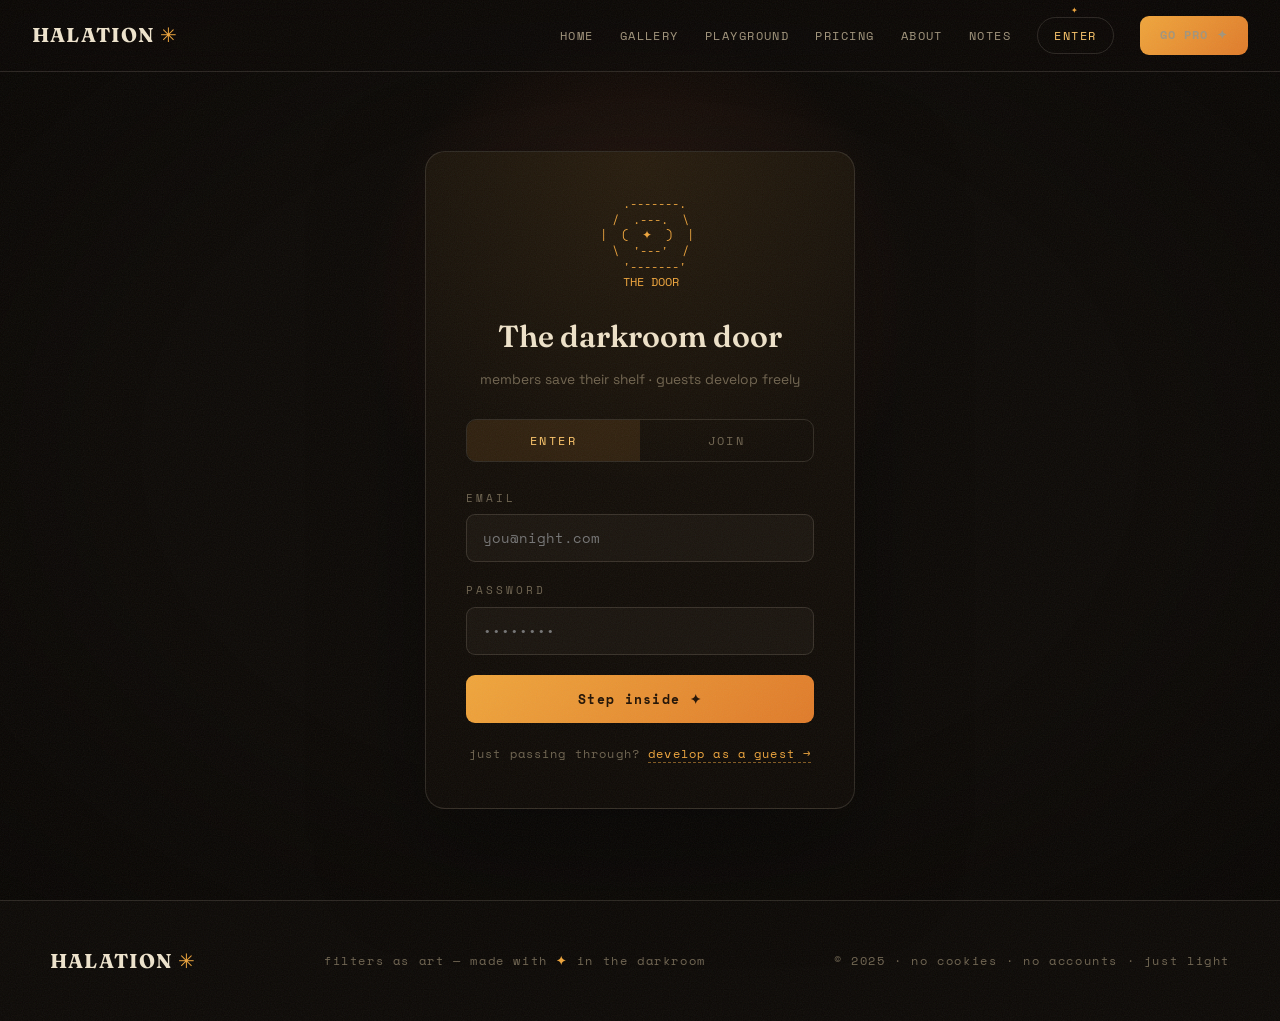
<file: login.html>
<!DOCTYPE html>
<html lang="en">
<head>
<meta charset="UTF-8">
<meta name="viewport" content="width=device-width, initial-scale=1.0">
<title>Enter — HALATION</title>
<meta name="description" content="Enter the HALATION darkroom, or continue as a free guest.">
<link rel="preconnect" href="https://fonts.googleapis.com">
<link rel="preconnect" href="https://fonts.gstatic.com" crossorigin>
<link href="https://fonts.googleapis.com/css2?family=Fraunces:ital,opsz,wght@0,9..144,300..900;1,9..144,300..900&family=Space+Grotesk:wght@400;500;600&family=Space+Mono:ital,wght@0,400;0,700;1,400&display=swap" rel="stylesheet">
<link rel="icon" type="image/svg+xml" href="assets/favicon.svg">
<meta name="theme-color" content="#0c0906">
<link rel="stylesheet" href="css/styles.css">
</head>
<body>

<div class="grain" aria-hidden="true"></div>
<div id="glow" aria-hidden="true"></div>
<div id="progress" aria-hidden="true"></div>

<nav>
  <a href="index.html" class="logo">HALATION<b> ✳</b></a>
  <button class="burger" aria-label="menu"><span></span><span></span></button>
  <div class="nav-links">
    <a href="index.html">Home</a>
    <a href="gallery.html">Gallery</a>
    <a href="playground.html">Playground</a>
    <a href="pricing.html">Pricing</a>
    <a href="about.html">About</a>
    <a href="notes.html">Notes</a>
    <a href="login.html" class="nav-enter active">Enter</a>
    <a href="pricing.html" class="btn btn-primary nav-cta small">Go Pro ✦</a>
  </div>
</nav>

<div class="auth-wrap">
  <div class="auth-card reveal">
    <div class="auth-art" aria-hidden="true">    .-------.
   /  .---.  \
  |  (  ✦  )  |
   \  '---'  /
    '-------'
   THE DOOR</div>
    <h2>The darkroom door</h2>
    <p class="sub">members save their shelf · guests develop freely</p>

    <div class="auth-tabs">
      <button class="active" data-form="in">enter</button>
      <button data-form="up">join</button>
    </div>

    <form class="auth-form" id="formIn">
      <div class="field"><label for="inEmail">email</label>
        <input id="inEmail" type="email" placeholder="you@night.com" required></div>
      <div class="field"><label for="inPass">password</label>
        <input id="inPass" type="password" placeholder="••••••••" required></div>
      <button class="btn btn-primary" type="submit" style="width:100%">Step inside ✦</button>
    </form>

    <form class="auth-form hide" id="formUp">
      <div class="field"><label for="upName">artist name</label>
        <input id="upName" type="text" placeholder="your name" required></div>
      <div class="field"><label for="upEmail">email</label>
        <input id="upEmail" type="email" placeholder="you@night.com" required></div>
      <div class="field"><label for="upPass">password</label>
        <input id="upPass" type="password" placeholder="••••••••" required></div>
      <button class="btn btn-primary" type="submit" style="width:100%">Light the safelight ✦</button>
    </form>

    <p class="auth-alt">just passing through? <a href="playground.html">develop as a guest →</a></p>
  </div>
</div>

<footer>
  <div class="foot-wrap">
    <a href="index.html" class="logo">HALATION<b> ✳</b></a>
    <p>filters as art — made with <b>✦</b> in the darkroom</p>
    <p>© 2025 · no cookies · no accounts · just light</p>
  </div>
</footer>
<div id="toast" role="status"></div>
<script src="js/app.js"></script>
</body>
</html>
</file>
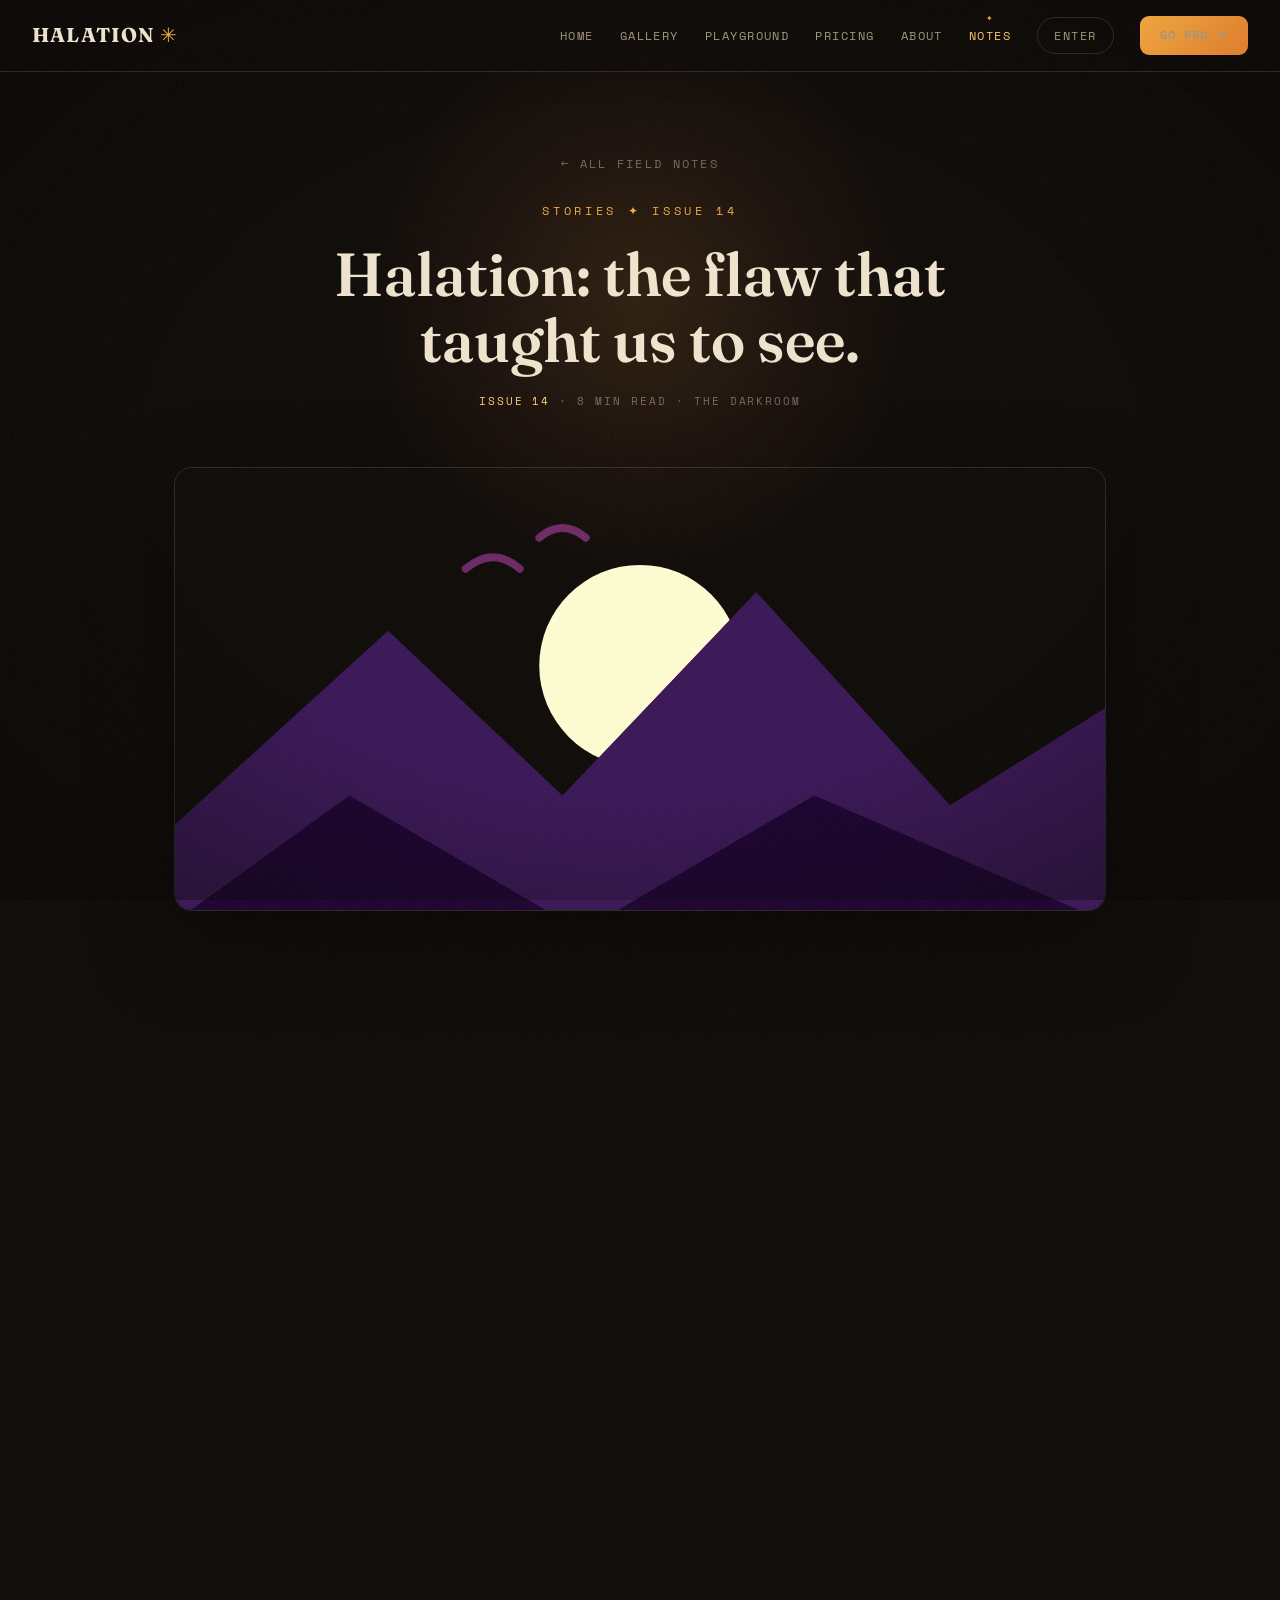
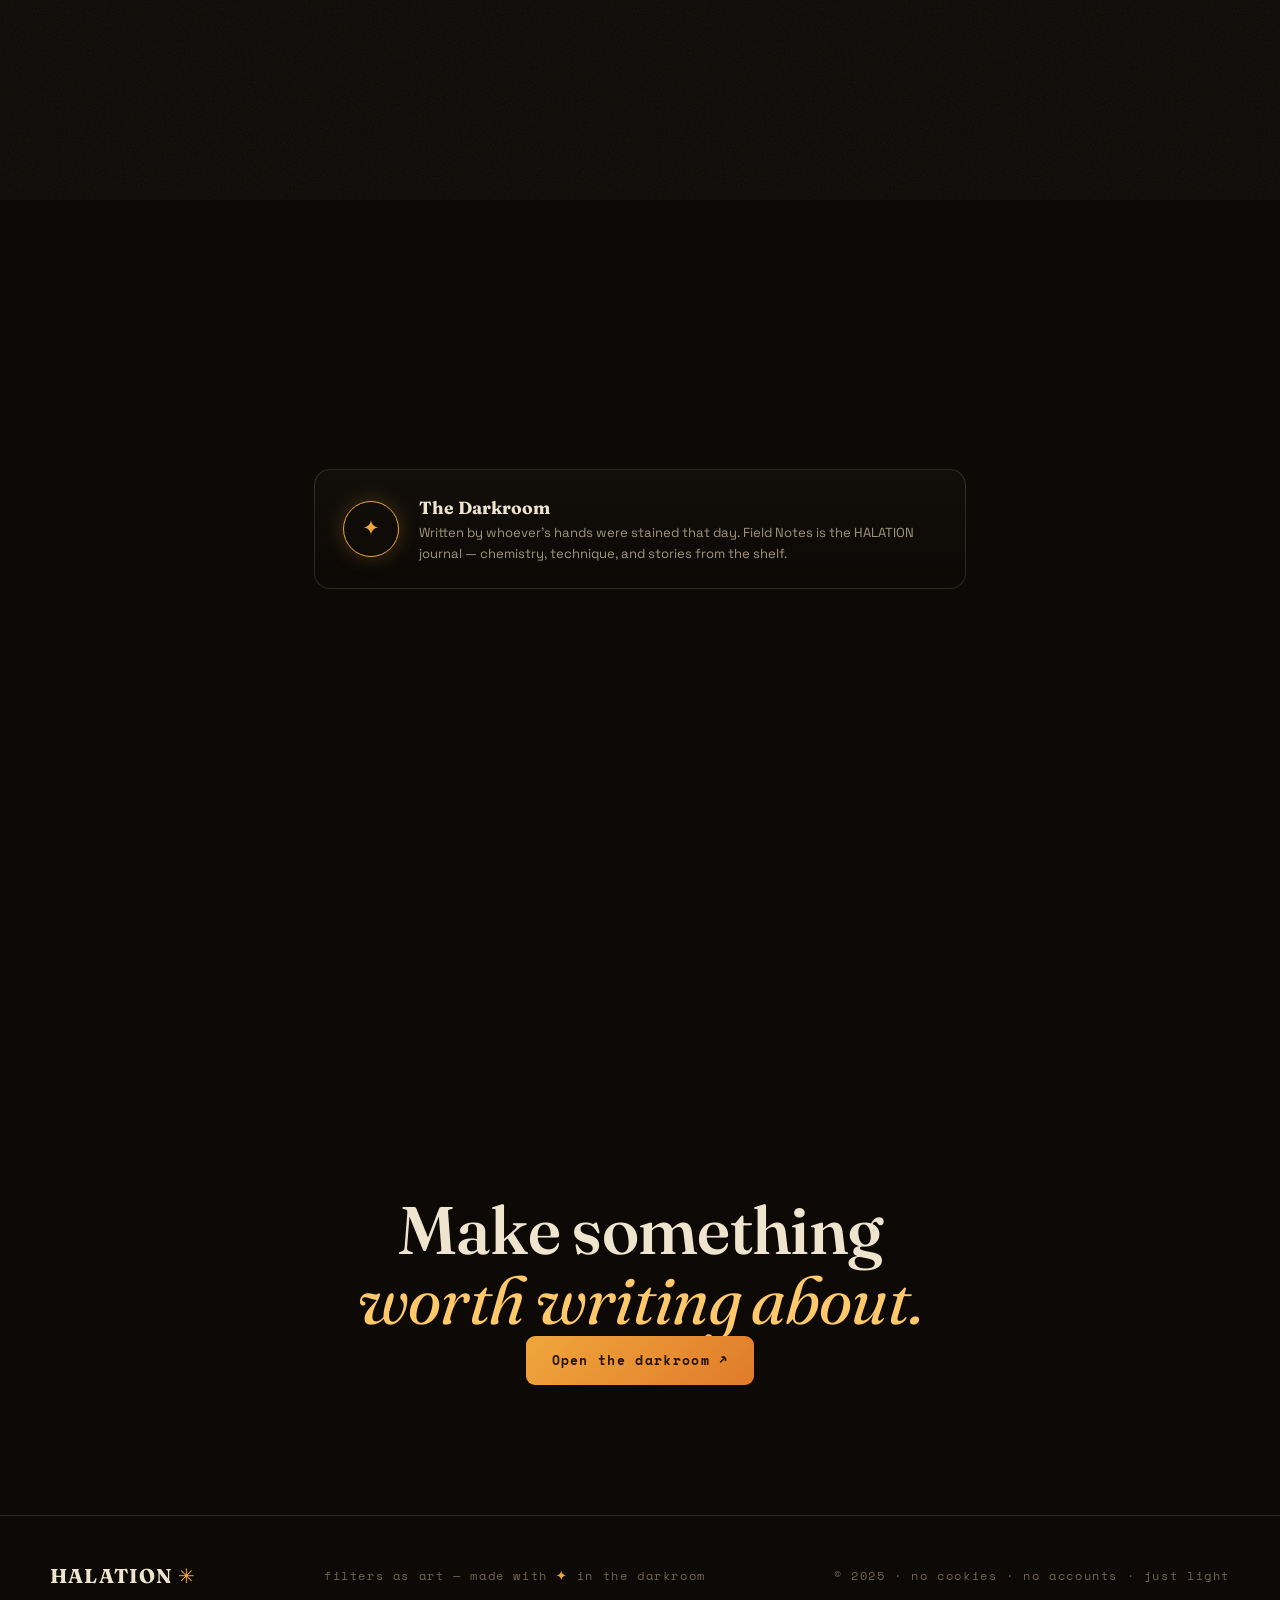
<file: note.html>
<!DOCTYPE html>
<html lang="en">
<head>
<meta charset="UTF-8">
<meta name="viewport" content="width=device-width, initial-scale=1.0">
<title>Halation: the flaw that taught us to see — HALATION</title>
<meta name="description" content="The story of a broken scanner, a red glow, and why we named everything after it.">
<link rel="preconnect" href="https://fonts.googleapis.com">
<link rel="preconnect" href="https://fonts.gstatic.com" crossorigin>
<link href="https://fonts.googleapis.com/css2?family=Fraunces:ital,opsz,wght@0,9..144,300..900;1,9..144,300..900&family=Space+Grotesk:wght@400;500;600&family=Space+Mono:ital,wght@0,400;0,700;1,400&display=swap" rel="stylesheet">
<link rel="icon" type="image/svg+xml" href="assets/favicon.svg">
<meta name="theme-color" content="#0c0906">
<link rel="stylesheet" href="css/styles.css">
</head>
<body>
<div class="grain" aria-hidden="true"></div>
<div id="glow" aria-hidden="true"></div>
<div id="progress" aria-hidden="true"></div>
<svg style="display:none" aria-hidden="true">
  <symbol id="scene" viewBox="0 0 480 360">
    <defs>
      <linearGradient id="skyG" x1="0" x2="0" y1="0" y2="1">
        <stop offset="0" stop-color="#ffe3ae"/><stop offset=".45" stop-color="#f2a65a"/>
        <stop offset=".75" stop-color="#c65d7b"/><stop offset="1" stop-color="#512b58"/>
      </linearGradient>
      <radialGradient id="sunGlow" cx=".5" cy=".5" r=".5">
        <stop offset="0" stop-color="#fff3d6" stop-opacity=".9"/><stop offset="1" stop-color="#fff3d6" stop-opacity="0"/>
      </radialGradient>
    </defs>
    <rect width="480" height="360" fill="url(#skyG)"/>
    <circle cx="240" cy="168" r="118" fill="url(#sunGlow)"/>
    <circle cx="240" cy="168" r="52" fill="#fff0cf"/>
    <path d="M150 118 q14 -12 28 0 M188 102 q12 -10 24 0" stroke="#5b3350" stroke-width="4" fill="none" stroke-linecap="round"/>
    <path d="M0 250 L110 150 L200 235 L300 130 L400 240 L480 190 L480 360 L0 360 Z" fill="#3a2244"/>
    <path d="M0 300 L90 235 L210 305 L330 235 L480 300 L480 360 L0 360 Z" fill="#221129"/>
  </symbol>
</svg>
<nav>
  <a href="index.html" class="logo">HALATION<b> ✳</b></a>
  <button class="burger" aria-label="menu"><span></span><span></span></button>
  <div class="nav-links">
    <a href="index.html">Home</a>
    <a href="gallery.html">Gallery</a>
    <a href="playground.html">Playground</a>
    <a href="pricing.html">Pricing</a>
    <a href="about.html">About</a>
    <a href="notes.html" class="active">Notes</a>
    <a href="login.html" class="nav-enter">Enter</a>
    <a href="pricing.html" class="btn btn-primary nav-cta small">Go Pro ✦</a>
  </div>
</nav>
<div class="article-head">
  <a href="notes.html" class="back-link reveal">← all field notes</a>
  <div class="eyebrow reveal" style="--rd:.06s;margin-top:26px" id="noteEyebrow">stories ✦ issue 14</div>
  <h1 class="reveal" style="--rd:.12s" id="noteTitle">Halation: the flaw that<br>taught us to see.</h1>
  <div class="note-meta reveal" style="--rd:.18s" id="noteMeta"><b>ISSUE 14</b> · 8 MIN READ · THE DARKROOM</div>
</div>
<div class="article-hero reveal">
  <div class="frame" id="noteHeroFrame">
    <svg viewBox="0 0 480 360" preserveAspectRatio="xMidYMid slice" id="noteHeroSvg" style="filter:saturate(1.55) contrast(1.12) brightness(1.07) hue-rotate(-8deg)"><use href="#scene"/></svg>
  </div>
</div>
<article class="article-body" id="noteBody">
  <p class="reveal">In the summer of 2021, a secondhand flatbed scanner chewed through a box of family photographs. Most came out streaked, banded, ruined. One came out <b>better than the original</b> — a sunset wrapped in a soft red glow, the kind of warmth no living printer seems able to make anymore.</p>
  <p class="reveal">That glow has a name. <b>Halation</b> — from the Greek for "the sun's edge." It happens when light pierces all the way through a film's emulsion, strikes the backing, and bounces back, blooming around the brightest points of the image. Film engineers spent decades trying to eliminate it. Photographers spent decades learning to love it.</p>
  <div class="pull-quote reveal">A photograph without flaws is a sentence without a voice.</div>
  <p class="reveal">We couldn't stop asking the question that scanner forced on us: <b>why did the error feel more honest than the photograph?</b> The answer, as far as we can tell, is that perfection is information, but flaws are <b>memory</b>. The glow says: light traveled here. It bounced. It fought its way back to the surface. The image carries the story of its own making.</p>
  <div class="ascii-figure reveal" aria-hidden="true">      \   |   /   —   ( ◉ )   —      light pierces the film
      /   |   \  ▔▔▔▔▔▔▔▔▔▔▔▔▔▔▔      ↘   ↓   ↙       strikes the backing
    ✦  halo  ✦        and blooms back</div>
  <p class="reveal">So we stopped trying to fix the glow and started bottling it. Three years of tuning — hundreds of test frames per recipe, named after the eras they remember. That's why every filter here is called a chemistry, and why the whole project carries the name of a beautiful mistake.</p>
  <p class="reveal">Bring us your almost-perfect frames. <b>The darkroom light is on.</b></p>
</article>
<div class="author-card reveal">
  <div class="inner">
    <div class="author-sig" aria-hidden="true">✦</div>
    <div>
      <h4>The Darkroom</h4>
      <p>Written by whoever's hands were stained that day. Field Notes is the HALATION journal — chemistry, technique, and stories from the shelf.</p>
    </div>
  </div>
</div>
<div class="next-grid" id="nextGrid">
  <a href="note.html?id=sepia" class="card tilt note-card reveal">
    <div class="card-media">
      <svg viewBox="0 0 480 360" preserveAspectRatio="xMidYMid slice" class="fx-sepia"><use href="#scene"/></svg><div class="scan"></div></div>
    <div class="card-body">
      <h3>Mixing Sepia '72: a recipe in four numbers</h3>
      <div class="note-meta"><b>NEXT</b> · CHEMISTRY · 5 MIN</div>
    </div>
  </a>
  <a href="note.html?id=blur" class="card tilt note-card reveal" style="--rd:.1s">
    <div class="card-media">
      <svg viewBox="0 0 480 360" preserveAspectRatio="xMidYMid slice" style="filter:blur(5px)"><use href="#scene"/></svg><div class="scan"></div></div>
    <div class="card-body">
      <h3>Why we blur: softness as storytelling</h3>
      <div class="note-meta"><b>NEXT</b> · TECHNIQUE · 4 MIN</div>
    </div>
  </a>
</div>
<section class="final-cta" style="padding-top:90px">
  <div class="reveal">
    <h2 class="section-title">Make something<br><em>worth writing about.</em></h2>
    <a href="playground.html" class="btn btn-primary" id="ctaLink">Open the darkroom ↗</a>
  </div>
</section>
<footer>
  <div class="foot-wrap">
    <a href="index.html" class="logo">HALATION<b> ✳</b></a>
    <p>filters as art — made with <b>✦</b> in the darkroom</p>
    <p>© 2025 · no cookies · no accounts · just light</p>
  </div>
</footer>
<div id="toast" role="status"></div>
<script src="js/app.js"></script>
<script>
/* ================================================================
   FIELD NOTES — Dynamic Article Router
   ================================================================ */
(function(){
  const ARTICLES = {
    halation: {
      category: 'stories',
      issue: 'issue 14',
      date: '18 MARCH 2025',
      readTime: '8 MIN READ',
      title: 'Halation: the flaw that<br>taught us to see.',
      filter: 'saturate(1.55) contrast(1.12) brightness(1.07) hue-rotate(-8deg)',
      paragraphs: [
        'In the summer of 2021, a secondhand flatbed scanner chewed through a box of family photographs. Most came out streaked, banded, ruined. One came out <b>better than the original</b> — a sunset wrapped in a soft red glow, the kind of warmth no living printer seems able to make anymore.',
        'That glow has a name. <b>Halation</b> — from the Greek for "the sun\'s edge." It happens when light pierces all the way through a film\'s emulsion, strikes the backing, and bounces back, blooming around the brightest points of the image. Film engineers spent decades trying to eliminate it. Photographers spent decades learning to love it.',
        '<div class="pull-quote reveal">A photograph without flaws is a sentence without a voice.</div>',
        'We couldn\'t stop asking the question that scanner forced on us: <b>why did the error feel more honest than the photograph?</b> The answer, as far as we can tell, is that perfection is information, but flaws are <b>memory</b>. The glow says: light traveled here. It bounced. It fought its way back to the surface. The image carries the story of its own making.',
        '<div class="ascii-figure reveal" aria-hidden="true">      \\   |   /   —   ( ◉ )   —      light pierces the film\n      /   |   \\  ▔▔▔▔▔▔▔▔▔▔▔▔▔▔▔      ↘   ↓   ↙       strikes the backing\n    ✦  halo  ✦        and blooms back</div>',
        'So we stopped trying to fix the glow and started bottling it. Three years of tuning — hundreds of test frames per recipe, named after the eras they remember. That\'s why every filter here is called a chemistry, and why the whole project carries the name of a beautiful mistake.',
        'Bring us your almost-perfect frames. <b>The darkroom light is on.</b>'
      ],
      next: ['sepia', 'ascii']
    },
    sepia: {
      category: 'chemistry',
      issue: 'issue 13',
      date: '12 MARCH 2025',
      readTime: '5 MIN READ',
      title: 'Mixing Sepia \'72: a recipe<br>in four numbers.',
      filter: 'sepia(.9) contrast(1.08) brightness(.93)',
      paragraphs: [
        'Every bottle on our shelf is an exact arithmetic. <b>Sepia</b> is not a nostalgic brown wash poured over a digital canvas; in the wet darkroom, it was a profound chemical transformation of silver into silver sulfide.',
        'The print was first bleached in potassium ferricyanide and potassium bromide, dissolving the metallic black silver into invisible silver halide crystals. Then came the toning bath: sodium sulfide solution. The sulfur ions bound irreversibly to the silver, re-forming an image that was chemically immune to atmospheric decay.',
        '<div class="pull-quote reveal">Sepia didn’t invent time; it simply refused to rot.</div>',
        'The \'72 formula we tuned into HALATION mimics the warm golden-umber shift of vintage bromide papers developed under a low safelight. We balance the shadows with a slight density compression so the blacks retain rich espresso depth rather than turning muddy.',
        '<div class="ascii-figure reveal" aria-hidden="true">  [ Black Silver ]  +  [ Sulfur Bath ]  ⟶  [ Silver Sulfide ]\n  Ag⁰ (metallic)       S²⁻ + K₃Fe(CN)₆      Ag₂S (golden amber)</div>',
        'When you apply Sepia \'72 to your photographs, you aren’t just tinting pixels. You are simulating an archival chemical preservation process that kept prints alive across half a century.'
      ],
      next: ['cyanotype', 'duotone']
    },
    ascii: {
      category: 'technique',
      issue: 'issue 12',
      date: '02 MARCH 2025',
      readTime: '7 MIN READ',
      title: 'ASCII from photographs,<br>line by line.',
      filter: 'contrast(1.4) brightness(0.95)',
      paragraphs: [
        'How does a photograph become text without losing its soul? The standard approach in early computing was crude: measure pixel luminance from 0 to 255, and substitute a character from a ramp like <code> .:-=+*#%@</code>.',
        'The problem with raw luminance substitution is that it creates <b>formless blobs</b>. The human eye doesn’t recognize people and scenes solely by average brightness — our visual cortex is wired to detect <b>contours, edges, and directional flow</b>.',
        '<div class="pull-quote reveal">Characters must become brushstrokes, not just pixels with serifs.</div>',
        'In HALATION’s ASCII engine, we introduced Difference of Gaussians (DoG) band-pass filtering and sub-pixel tangent angle detection. When an edge runs horizontally, we cast <code>-</code>; when vertical, <code>|</code>; along diagonals, <code>/</code> and <code>\\</code>.',
        '<div class="ascii-figure reveal" aria-hidden="true">   Original Contour         DoG Gradient         ASCII Inscription\n      ╭──────╮               [ ∇I(x,y) ]              /------\\\n      │ (◉)  │           ⟶   atan2(Gy,Gx)   ⟶        |  (o)  |\n      ╰──────╯               Perpendicular            \\------/</div>',
        'Underneath, the typographic density of the user\'s prose sculpts the 3D volume. The result is a calligram where every character is both legible literature and structural drawing.'
      ],
      next: ['blur', 'grain']
    },
    blur: {
      category: 'technique',
      issue: 'issue 11',
      date: '21 FEBRUARY 2025',
      readTime: '4 MIN READ',
      title: 'Why we blur: softness<br>as storytelling.',
      filter: 'blur(5px)',
      paragraphs: [
        'Modern sensors compete for sharpness: 50 megapixels, edge-to-edge optical resolution, micro-contrast so aggressive it counts every pore. But photographic memory rarely looks like an endoscopy.',
        'Sharpness records cold data; <b>blur remembers emotion</b>. When you look back at a memory from twenty years ago, your mind does not recall the crisp geometry of the brick wall behind the subject — it remembers the soft halo of the afternoon sun and the warmth of a face.',
        '<div class="pull-quote reveal">Sharpness records facts. Softness remembers truth.</div>',
        'In optical physics, spherical aberration in vintage glass gently disperses point light into soft diffusion discs. By combining localized Gaussian scatter with luminance-weighted contrast retention, we simulate the dreamlike rendering of vintage Cooke and Petzval lenses.',
        '<div class="ascii-figure reveal" aria-hidden="true">   [ Hard Digital Edge ]               [ Optical Diffusion Disc ]\n        │██████│                              ░▒▓██████▓▒░\n   (clinical record)                       (emulsified memory)</div>',
        'Blur is not the absence of focus; it is the intentional release of distraction so the subject can breathe.'
      ],
      next: ['grain', 'shoebox']
    },
    cyanotype: {
      category: 'chemistry',
      issue: 'issue 10',
      date: '14 FEBRUARY 2025',
      readTime: '6 MIN READ',
      title: 'Cyanotype, 1842: the blue<br>before fame.',
      filter: 'grayscale(1) sepia(1) hue-rotate(185deg) saturate(3.2) contrast(1.15) brightness(.88)',
      paragraphs: [
        'In 1842, the astronomer Sir John Herschel was not looking to start an artistic movement. He was looking for an inexpensive, permanent way to copy his mathematical calculations and astronomical notes.',
        'By mixing equal parts ferric ammonium citrate and potassium ferricyanide, he coated plain cotton paper with a light-sensitive iron salt solution. Placed under sunlight and washed in water, the exposed areas formed insoluble <b>Prussian blue (ferric ferrocyanide)</b>.',
        '<div class="pull-quote reveal">Before photography belonged to silver and gold, it was drawn in iron and sunlight.</div>',
        'Botanist Anna Atkins used cyanotypes to publish <i>Photographs of British Algae</i> in 1843 — the first book illustrated with photographs in human history. While early silver daguerreotypes tarnished, Atkins’ Prussian blue photograms remain as vibrant today as the morning they dried.',
        '<div class="ascii-figure reveal" aria-hidden="true">  Fe³⁺ (Iron Salts)  +  UV Sunlight  ⟶  Fe₄[Fe(CN)₆]₃\n     (pale olive)                         (Prussian Blue)</div>',
        'Our Cyanotype filter translates modern images into that historic spectrum of deep cobalt shadows and sunlit cream highlights.'
      ],
      next: ['sepia', 'duotone']
    },
    shoebox: {
      category: 'stories',
      issue: 'issue 09',
      date: '03 FEBRUARY 2025',
      readTime: '9 MIN READ',
      title: 'A reader\'s shoebox:<br>restoring 40 sunsets.',
      filter: 'contrast(.8) brightness(1.15) saturate(.6)',
      paragraphs: [
        'Last winter, a letter arrived at the atelier accompanied by a parcel containing 40 cardboard-mounted 35mm slides from the summer of 1981. The dye couplers in the slide film had shifted toward magenta over four decades in an attic.',
        'The sender was unsure if the images were worth scanning. "They look faded," the note read. "Like the light got tired."',
        '<div class="pull-quote reveal">Light does not get tired; it only waits for someone to balance the chemistry.</div>',
        'We spent three weeks running the slides through gentle non-linear gamma curves, pulling cyan back into the midtones and stabilizing the silver grain veil. The sunsets did not come back as modern clinical HDR photos — they came back as 1981.',
        '<div class="ascii-figure reveal" aria-hidden="true">  1981 Kodachrome Slide  ⟶  Attic Decay (40 yrs)  ⟶  Digital Darkroom\n     [ Vivid Amber ]            [ Magenta Shift ]         [ Rebalanced Soul ]</div>',
        'Every shoebox in the world holds frames waiting for their second life. That is why the darkroom exists.'
      ],
      next: ['halation', 'ethics']
    },
    duotone: {
      category: 'chemistry',
      issue: 'issue 08',
      date: '27 JANUARY 2025',
      readTime: '5 MIN READ',
      title: 'Duotone posters: two inks,<br>infinite mood.',
      filter: 'grayscale(1) contrast(1.1)',
      paragraphs: [
        'In the golden era of offset lithography and screenprinted concert posters, printing full four-color CMYK was an expensive luxury. Graphic designers and printmakers turned restriction into art by using <b>two spot inks</b>.',
        'A true duotone is not a grayscale image tinted with a single color. It uses two separate halftone plates: one black ink plate calibrated for deep shadows, and a secondary colored ink plate (burnt orange, midnight navy, or emerald) calibrated for glowing midtones.',
        '<div class="pull-quote reveal">Constraint is the sharpest lens an artist can look through.</div>',
        'By overlapping the two ink curves with specific dot-gain compensations, printmakers created posters that felt heavier, moodier, and more tactile than full-color prints.',
        '<div class="ascii-figure reveal" aria-hidden="true">  Plate 1 (Carbon Black) : [░░░░░░▒▒▓▓██] (Shadow Foundation)\n  Plate 2 (Burnt Amber)  : [░░▒▒▓▓██▒▒░░] (Midtone Soul)</div>',
        'Our Duotone recipe honors that discipline of two-plate printing.'
      ],
      next: ['sepia', 'cyanotype']
    },
    grain: {
      category: 'technique',
      issue: 'issue 07',
      date: '19 JANUARY 2025',
      readTime: '4 MIN READ',
      title: 'Grain is not noise:<br>texture as film soul.',
      filter: 'contrast(.9) sepia(.15) brightness(1.03)',
      paragraphs: [
        'In digital photography, "noise" is an unwanted electrical artifact — randomized pixel errors produced by a hot sensor struggling for light. In film photography, "grain" is the physical substance of the photograph itself.',
        'Film has no pixels. It is coated with millions of microscopic silver halide crystals suspended in gelatin. When light strikes a crystal, it turns into metallic silver. The grain is not something sitting on top of the photo — <b>the grain IS the photo</b>.',
        '<div class="pull-quote reveal">Digital noise is an error of measurement. Film grain is the weight of silver.</div>',
        'When you look at a coarse Tri-X 400 grain structure, you are looking at physical particles of silver that reacted to light on a specific afternoon in history. That organic, non-repeating texture gives photographs a tactile depth that smooth digital files inherently lack.',
        '<div class="ascii-figure reveal" aria-hidden="true">   Digital Noise (Bayer matrix)        Silver Halide Emulsion\n       [ · · x · x · · ]                  [ ∴ ∵ ∷ ∴ ∷ ∵ ∴ ]\n      (sensor interference)              (physical silver crystal)</div>',
        'We engineer our grain veils using Perlin stochastic distributions rather than uniform noise generators to honor that chemical truth.'
      ],
      next: ['blur', 'ethics']
    },
    ethics: {
      category: 'stories',
      issue: 'issue 06',
      date: '08 JANUARY 2025',
      readTime: '6 MIN READ',
      title: 'The ethics of a filter:<br>truth and memory.',
      filter: 'grayscale(1) contrast(1.35) brightness(.9)',
      paragraphs: [
        'At what point does processing a photograph cross the line between development and deception? When does a filter stop honoring a memory and start manufacturing a lie?',
        'This debate is as old as the medium itself. When Ansel Adams created <i>Moonrise, Hernandez, New Mexico</i> in 1941, he spent decades re-interpreting the negative — burning the sky to deep velvet black and dodging the crosses in the graveyard until they glowed.',
        '<div class="pull-quote reveal">The negative is the score; the print is the performance.</div>',
        'Adams understood that a camera does not see what the human eye sees. The camera records objective electromagnetic radiation; the human eye records meaning, mood, and resonance.',
        '<div class="ascii-figure reveal" aria-hidden="true">   Raw Sensor Capture                  Developed Memory\n   [ Objective Lumens ]        ⟶        [ Emotional Resonance ]\n   (what the sensor saw)                (what the human felt)</div>',
        'A darkroom filter should never be a mask to hide behind. It should be a lens that brings the emotional core of the frame into focus.'
      ],
      next: ['halation', 'shoebox']
    }
  };

  const params = new URLSearchParams(window.location.search);
  const id = params.get('id') || 'halation';
  const data = ARTICLES[id] || ARTICLES.halation;

  // Set document title & metadata
  document.title = data.title.replace(/<br>/g, ' ') + ' — HALATION';
  const eb = document.getElementById('noteEyebrow');
  if(eb) eb.textContent = data.category + ' ✦ ' + data.issue;
  const nt = document.getElementById('noteTitle');
  if(nt) nt.innerHTML = data.title;
  const nm = document.getElementById('noteMeta');
  if(nm) nm.innerHTML = '<b>' + data.issue.toUpperCase() + '</b> · ' + data.readTime + ' · THE DARKROOM';

  // Set hero filter
  const svg = document.getElementById('noteHeroSvg');
  if(svg && data.filter) svg.style.filter = data.filter;

  // Set body paragraphs
  const nb = document.getElementById('noteBody');
  if(nb && data.paragraphs){
    nb.innerHTML = data.paragraphs.map(p => {
      if(p.startsWith('<div')) return p;
      return '<p class="reveal">' + p + '</p>';
    }).join('\n');
  }

  // Populate next read recommendations
  const ng = document.getElementById('nextGrid');
  if(ng && data.next && data.next.length >= 2){
    const n1 = ARTICLES[data.next[0]];
    const n2 = ARTICLES[data.next[1]];
    if(n1 && n2){
      ng.innerHTML = `
        <a href="note.html?id=${data.next[0]}" class="card tilt note-card reveal">
          <div class="card-media">
            <svg viewBox="0 0 480 360" preserveAspectRatio="xMidYMid slice" style="filter:${n1.filter}"><use href="#scene"/></svg>
            <div class="scan"></div>
          </div>
          <div class="card-body">
            <h3>${n1.title.replace(/<br>/g, ' ')}</h3>
            <div class="note-meta"><b>NEXT</b> · ${n1.category.toUpperCase()} · ${n1.readTime.split(' ')[0]} MIN</div>
          </div>
        </a>
        <a href="note.html?id=${data.next[1]}" class="card tilt note-card reveal" style="--rd:.1s">
          <div class="card-media">
            <svg viewBox="0 0 480 360" preserveAspectRatio="xMidYMid slice" style="filter:${n2.filter}"><use href="#scene"/></svg>
            <div class="scan"></div>
          </div>
          <div class="card-body">
            <h3>${n2.title.replace(/<br>/g, ' ')}</h3>
            <div class="note-meta"><b>NEXT</b> · ${n2.category.toUpperCase()} · ${n2.readTime.split(' ')[0]} MIN</div>
          </div>
        </a>
      `;
    }
  }
})();
</script>
</body>
</html>
</file>
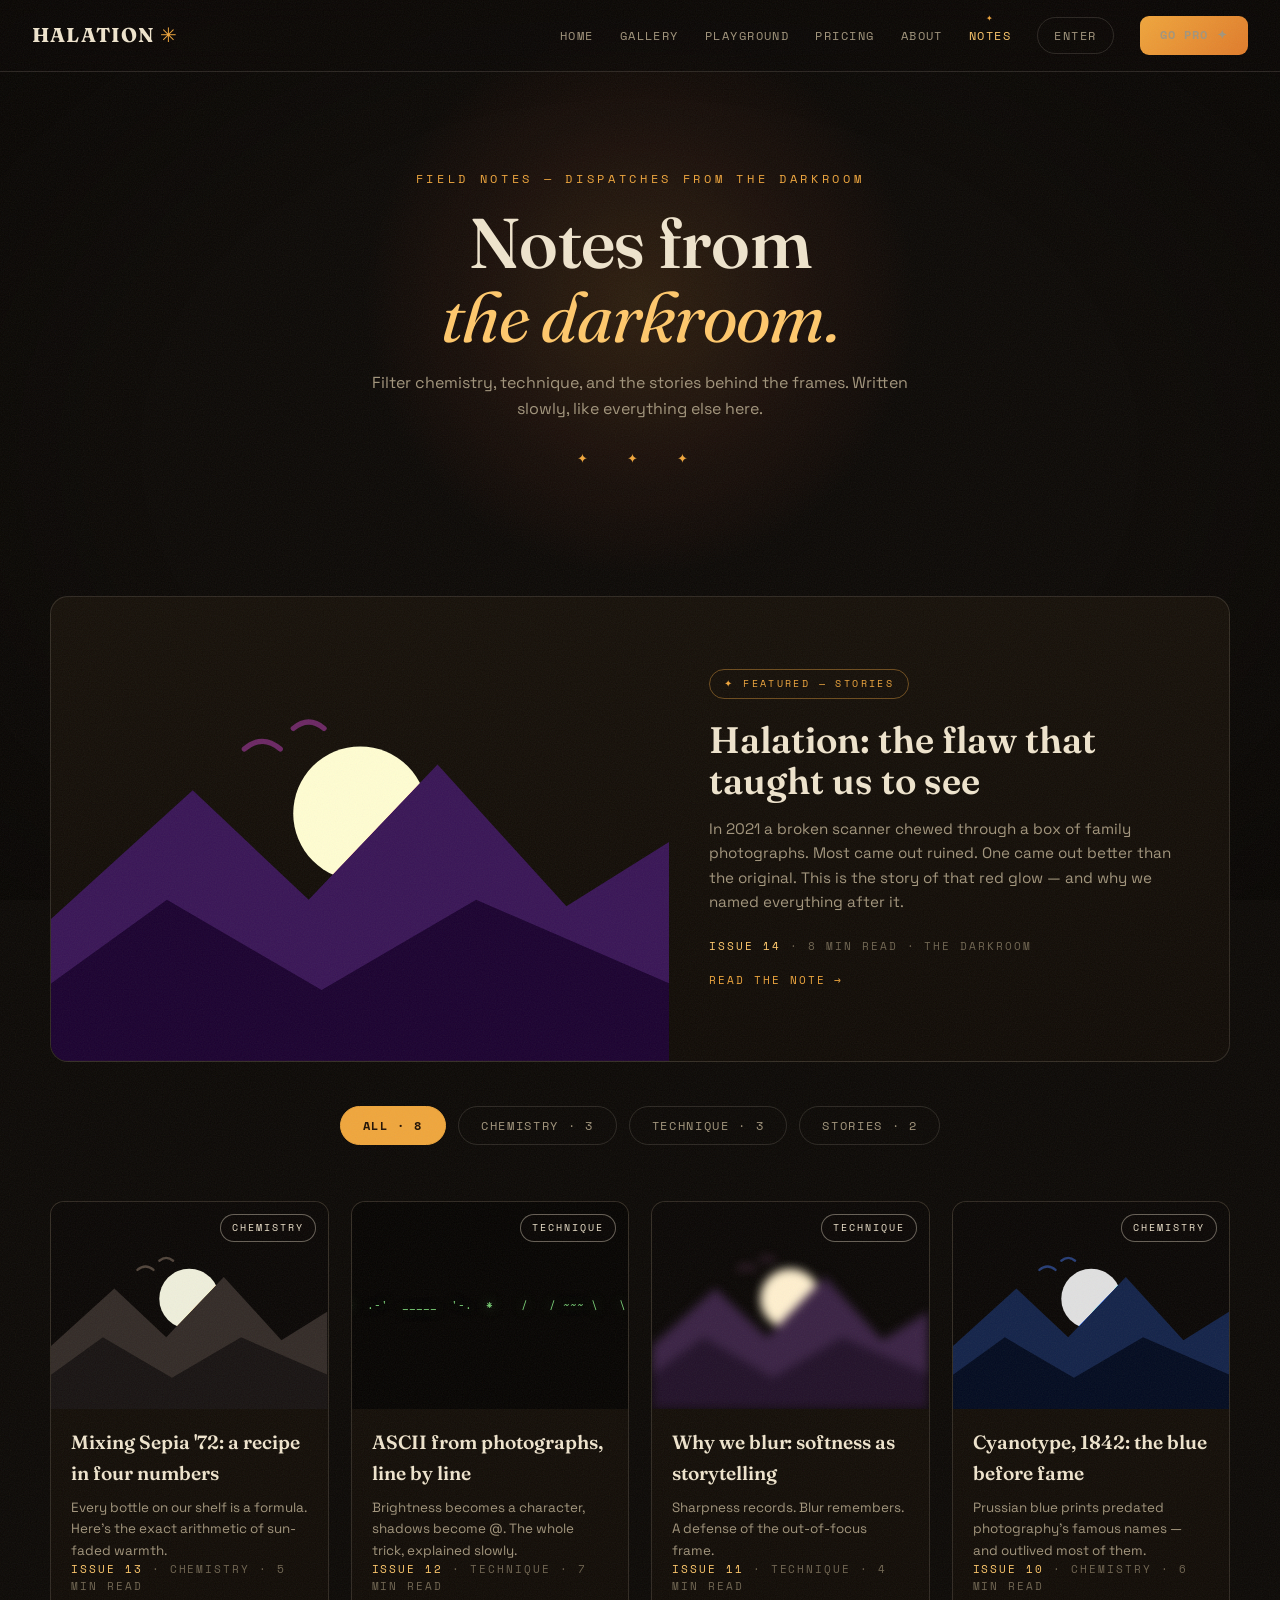
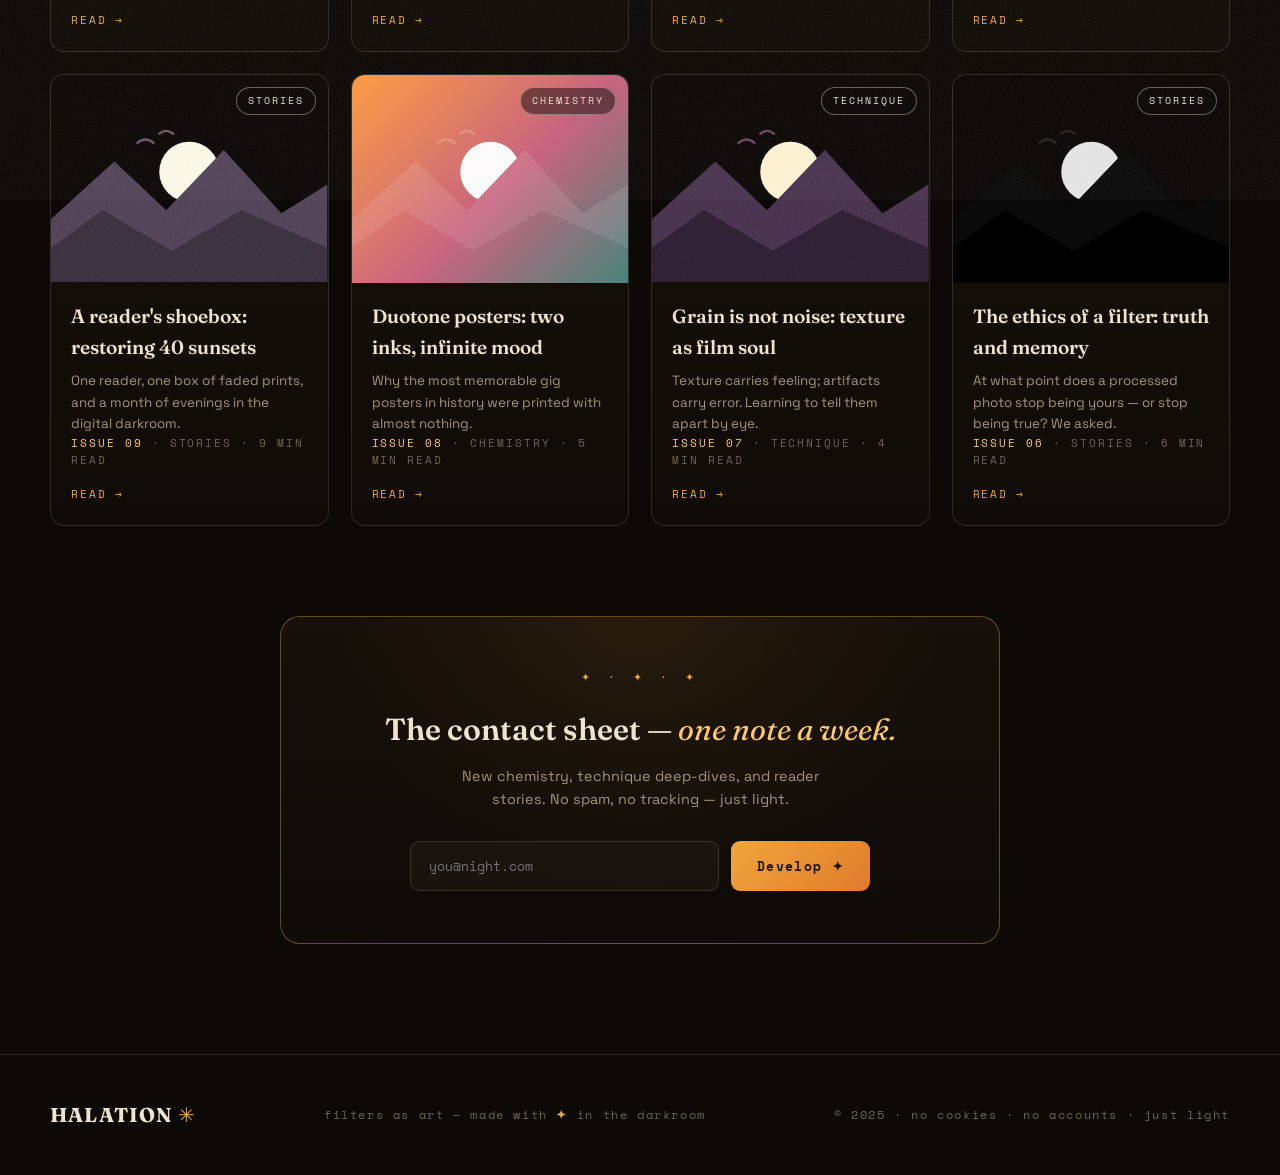
<file: notes.html>
<!DOCTYPE html>
<html lang="en">
<head>
<meta charset="UTF-8">
<meta name="viewport" content="width=device-width, initial-scale=1.0">
<title>Field Notes — HALATION</title>
<meta name="description" content="Dispatches from the darkroom: filter chemistry, technique, and stories from the HALATION atelier.">
<link rel="preconnect" href="https://fonts.googleapis.com">
<link rel="preconnect" href="https://fonts.gstatic.com" crossorigin>
<link href="https://fonts.googleapis.com/css2?family=Fraunces:ital,opsz,wght@0,9..144,300..900;1,9..144,300..900&family=Space+Grotesk:wght@400;500;600&family=Space+Mono:ital,wght@0,400;0,700;1,400&display=swap" rel="stylesheet">
<link rel="icon" type="image/svg+xml" href="assets/favicon.svg">
<meta name="theme-color" content="#0c0906">
<link rel="stylesheet" href="css/styles.css">
</head>
<body>
<div class="grain" aria-hidden="true"></div>
<div id="glow" aria-hidden="true"></div>
<div id="progress" aria-hidden="true"></div>
<svg style="display:none" aria-hidden="true">
  <symbol id="scene" viewBox="0 0 480 360">
    <defs>
      <linearGradient id="skyG" x1="0" x2="0" y1="0" y2="1">
        <stop offset="0" stop-color="#ffe3ae"/><stop offset=".45" stop-color="#f2a65a"/>
        <stop offset=".75" stop-color="#c65d7b"/><stop offset="1" stop-color="#512b58"/>
      </linearGradient>
      <radialGradient id="sunGlow" cx=".5" cy=".5" r=".5">
        <stop offset="0" stop-color="#fff3d6" stop-opacity=".9"/><stop offset="1" stop-color="#fff3d6" stop-opacity="0"/>
      </radialGradient>
    </defs>
    <rect width="480" height="360" fill="url(#skyG)"/>
    <circle cx="240" cy="168" r="118" fill="url(#sunGlow)"/>
    <circle cx="240" cy="168" r="52" fill="#fff0cf"/>
    <path d="M150 118 q14 -12 28 0 M188 102 q12 -10 24 0" stroke="#5b3350" stroke-width="4" fill="none" stroke-linecap="round"/>
    <path d="M0 250 L110 150 L200 235 L300 130 L400 240 L480 190 L480 360 L0 360 Z" fill="#3a2244"/>
    <path d="M0 300 L90 235 L210 305 L330 235 L480 300 L480 360 L0 360 Z" fill="#221129"/>
  </symbol>
</svg>
<nav>
  <a href="index.html" class="logo">HALATION<b> ✳</b></a>
  <button class="burger" aria-label="menu"><span></span><span></span></button>
  <div class="nav-links">
    <a href="index.html">Home</a>
    <a href="gallery.html">Gallery</a>
    <a href="playground.html">Playground</a>
    <a href="pricing.html">Pricing</a>
    <a href="about.html">About</a>
    <a href="notes.html" class="active">Notes</a>
    <a href="login.html" class="nav-enter">Enter</a>
    <a href="pricing.html" class="btn btn-primary nav-cta small">Go Pro ✦</a>
  </div>
</nav>
<div class="page-hero">
  <div class="eyebrow reveal">field notes — dispatches from the darkroom</div>
  <h1 class="section-title reveal" style="--rd:.08s">Notes from<br><em>the darkroom.</em></h1>
  <p class="section-sub reveal" style="--rd:.16s;margin-left:auto;margin-right:auto">Filter chemistry, technique, and the stories behind the frames. Written slowly, like everything else here.</p>
  <div class="flourish reveal" style="--rd:.24s">✦ ✦ ✦</div>
</div>
<section style="padding-top:30px">
  <div class="wrap">
    <!-- FEATURED NOTE -->
    <a href="note.html?id=halation" class="featured-note reveal" style="display:grid">
      <div class="featured-media">
        <svg viewBox="0 0 480 360" preserveAspectRatio="xMidYMid slice" style="filter:saturate(1.55) contrast(1.12) brightness(1.07) hue-rotate(-8deg)"><use href="#scene"/></svg>
        <div class="scan" style="position:absolute;inset:0"></div>
      </div>
      <div class="featured-body">
        <span class="note-chip">✦ featured — stories</span>
        <h2>Halation: the flaw that taught us to see</h2>
        <p>In 2021 a broken scanner chewed through a box of family photographs. Most came out ruined. One came out better than the original. This is the story of that red glow — and why we named everything after it.</p>
        <div class="note-meta"><b>ISSUE 14</b> · 8 MIN READ · THE DARKROOM</div>
        <span class="note-link">read the note <span>→</span></span>
      </div>
    </a>
    <!-- CATEGORY TABS (reuses gallery filtering from app.js) -->
    <div class="tabs reveal">
      <button class="tab active" data-tab="all">All · 8</button>
      <button class="tab" data-tab="chemistry">Chemistry · 3</button>
      <button class="tab" data-tab="technique">Technique · 3</button>
      <button class="tab" data-tab="stories">Stories · 2</button>
    </div>
    <!-- NOTES GRID -->
    <div class="gallery-grid">
      <article class="card tilt note-card g-card reveal" data-cat="chemistry">
        <div class="card-media"><span class="card-tag tag-free">CHEMISTRY</span>
          <svg viewBox="0 0 480 360" preserveAspectRatio="xMidYMid slice" class="fx-sepia"><use href="#scene"/></svg><div class="scan"></div></div>
        <div class="card-body">
          <h3>Mixing Sepia '72: a recipe in four numbers</h3>
          <p>Every bottle on our shelf is a formula. Here's the exact arithmetic of sun-faded warmth.</p>
          <div class="note-meta"><b>ISSUE 13</b> · CHEMISTRY · 5 MIN READ</div>
          <a class="note-link" href="note.html?id=sepia">read <span>→</span></a>
        </div>
      </article>
      <article class="card tilt note-card g-card reveal" data-cat="technique" style="--rd:.06s">
        <div class="card-media ascii-media"><span class="card-tag tag-free">TECHNIQUE</span>
          <pre class="ascii-green">      .  *  .  *   .   *    .   *    .      .  _______  .  *  .-'  _____  '-.  *    /   / ~~~ \   \   |   |  (o)  |   |    \   \_____/   /  ~~~'--._____.--'~~~</pre></div>
        <div class="card-body">
          <h3>ASCII from photographs, line by line</h3>
          <p>Brightness becomes a character, shadows become @. The whole trick, explained slowly.</p>
          <div class="note-meta"><b>ISSUE 12</b> · TECHNIQUE · 7 MIN READ</div>
          <a class="note-link" href="note.html?id=ascii">read <span>→</span></a>
        </div>
      </article>
      <article class="card tilt note-card g-card reveal" data-cat="technique" style="--rd:.12s">
        <div class="card-media"><span class="card-tag tag-free">TECHNIQUE</span>
          <svg viewBox="0 0 480 360" preserveAspectRatio="xMidYMid slice" style="filter:blur(5px)"><use href="#scene"/></svg><div class="scan"></div></div>
        <div class="card-body">
          <h3>Why we blur: softness as storytelling</h3>
          <p>Sharpness records. Blur remembers. A defense of the out-of-focus frame.</p>
          <div class="note-meta"><b>ISSUE 11</b> · TECHNIQUE · 4 MIN READ</div>
          <a class="note-link" href="note.html?id=blur">read <span>→</span></a>
        </div>
      </article>
      <article class="card tilt note-card g-card reveal" data-cat="chemistry" style="--rd:.18s">
        <div class="card-media"><span class="card-tag tag-free">CHEMISTRY</span>
          <svg viewBox="0 0 480 360" preserveAspectRatio="xMidYMid slice" style="filter:grayscale(1) sepia(1) hue-rotate(185deg) saturate(3.2) contrast(1.15) brightness(.88)"><use href="#scene"/></svg><div class="scan"></div></div>
        <div class="card-body">
          <h3>Cyanotype, 1842: the blue before fame</h3>
          <p>Prussian blue prints predated photography's famous names — and outlived most of them.</p>
          <div class="note-meta"><b>ISSUE 10</b> · CHEMISTRY · 6 MIN READ</div>
          <a class="note-link" href="note.html?id=cyanotype">read <span>→</span></a>
        </div>
      </article>
      <article class="card tilt note-card g-card reveal" data-cat="stories">
        <div class="card-media"><span class="card-tag tag-free">STORIES</span>
          <svg viewBox="0 0 480 360" preserveAspectRatio="xMidYMid slice" style="filter:contrast(.8) brightness(1.15) saturate(.6)"><use href="#scene"/></svg><div class="grain-veil"></div><div class="scan"></div></div>
        <div class="card-body">
          <h3>A reader's shoebox: restoring 40 sunsets</h3>
          <p>One reader, one box of faded prints, and a month of evenings in the digital darkroom.</p>
          <div class="note-meta"><b>ISSUE 09</b> · STORIES · 9 MIN READ</div>
          <a class="note-link" href="note.html?id=shoebox">read <span>→</span></a>
        </div>
      </article>
      <article class="card tilt note-card g-card reveal" data-cat="chemistry" style="--rd:.06s">
        <div class="card-media"><span class="card-tag tag-free">CHEMISTRY</span>
          <svg viewBox="0 0 480 360" preserveAspectRatio="xMidYMid slice" style="filter:grayscale(1) contrast(1.1)"><use href="#scene"/></svg><div class="duo-veil"></div><div class="scan"></div></div>
        <div class="card-body">
          <h3>Duotone posters: two inks, infinite mood</h3>
          <p>Why the most memorable gig posters in history were printed with almost nothing.</p>
          <div class="note-meta"><b>ISSUE 08</b> · CHEMISTRY · 5 MIN READ</div>
          <a class="note-link" href="note.html?id=duotone">read <span>→</span></a>
        </div>
      </article>
      <article class="card tilt note-card g-card reveal" data-cat="technique" style="--rd:.12s">
        <div class="card-media"><span class="card-tag tag-free">TECHNIQUE</span>
          <svg viewBox="0 0 480 360" preserveAspectRatio="xMidYMid slice" style="filter:contrast(.9) sepia(.15) brightness(1.03)"><use href="#scene"/></svg><div class="grain-veil"></div><div class="scan"></div></div>
        <div class="card-body">
          <h3>Grain is not noise: texture as film soul</h3>
          <p>Texture carries feeling; artifacts carry error. Learning to tell them apart by eye.</p>
          <div class="note-meta"><b>ISSUE 07</b> · TECHNIQUE · 4 MIN READ</div>
          <a class="note-link" href="note.html?id=grain">read <span>→</span></a>
        </div>
      </article>
      <article class="card tilt note-card g-card reveal" data-cat="stories" style="--rd:.18s">
        <div class="card-media"><span class="card-tag tag-free">STORIES</span>
          <svg viewBox="0 0 480 360" preserveAspectRatio="xMidYMid slice" class="fx-noir"><use href="#scene"/></svg><div class="scan"></div></div>
        <div class="card-body">
          <h3>The ethics of a filter: truth and memory</h3>
          <p>At what point does a processed photo stop being yours — or stop being true? We asked.</p>
          <div class="note-meta"><b>ISSUE 06</b> · STORIES · 6 MIN READ</div>
          <a class="note-link" href="note.html?id=ethics">read <span>→</span></a>
        </div>
      </article>
    </div>
    <!-- NEWSLETTER -->
    <div class="letter-box reveal">
      <div class="ascii-flourish" aria-hidden="true">✦ · ✦ · ✦</div>
      <h3>The contact sheet — <em>one note a week.</em></h3>
      <p>New chemistry, technique deep-dives, and reader stories. No spam, no tracking — just light.</p>
      <form class="letter-form" id="letterForm">
        <input type="email" id="letterEmail" placeholder="you@night.com" aria-label="email address" required>
        <button class="btn btn-primary" type="submit">Develop ✦</button>
      </form>
    </div>
  </div>
</section>
<footer>
  <div class="foot-wrap">
    <a href="index.html" class="logo">HALATION<b> ✳</b></a>
    <p>filters as art — made with <b>✦</b> in the darkroom</p>
    <p>© 2025 · no cookies · no accounts · just light</p>
  </div>
</footer>
<div id="toast" role="status"></div>
<script src="js/app.js"></script>
<script>
/* newsletter — page-local, uses toast() from app.js */
(function(){
  const form = document.getElementById('letterForm');
  if(!form) return;
  form.addEventListener('submit', function(e){
    e.preventDefault();
    const em = document.getElementById('letterEmail');
    if(em.value && em.value.includes('@')) toast('✦ You’re on the contact sheet — first note Sunday.');
    else toast('That email looks underexposed ✦ try again');
  });
})();
</script>
</body>
</html>
</file>
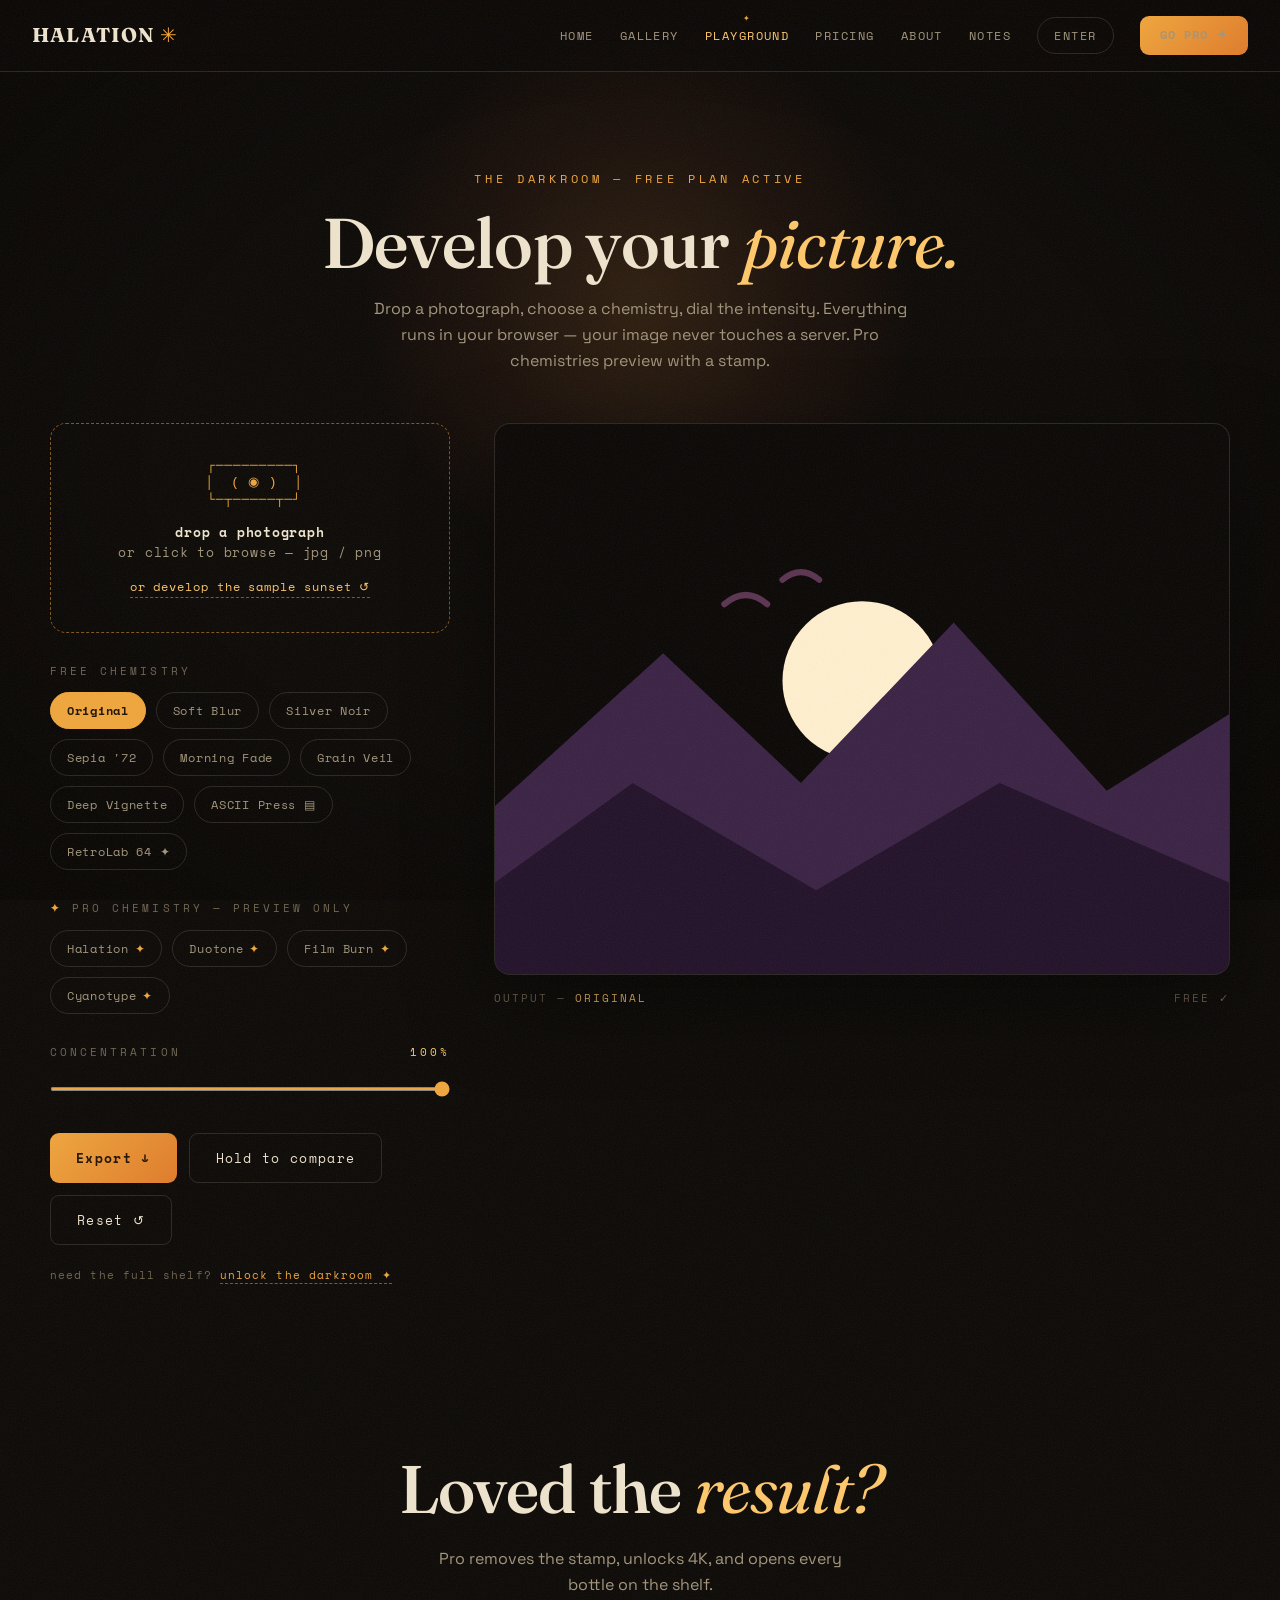
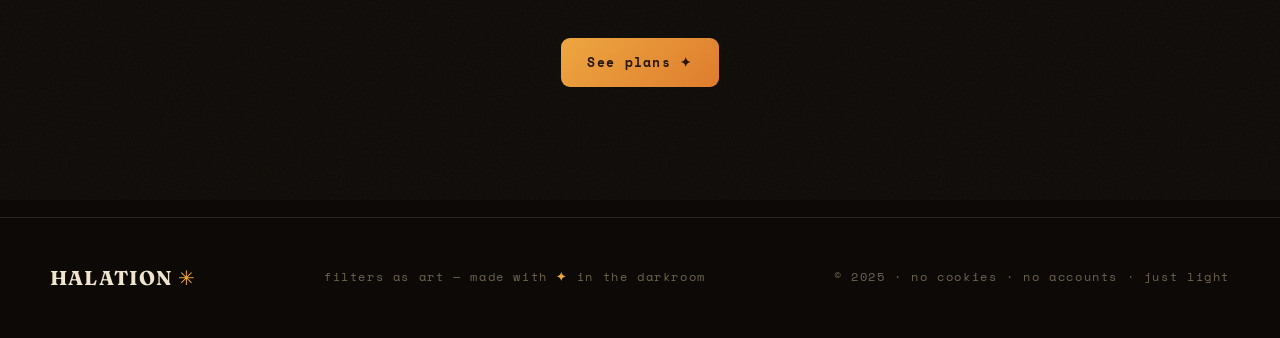
<file: playground.html>
<!DOCTYPE html>
<html lang="en">
<head>
<meta charset="UTF-8">
<meta name="viewport" content="width=device-width, initial-scale=1.0">
<title>The Darkroom — HALATION</title>
<meta name="description" content="Upload a photo, apply handcrafted filters, dial the intensity, export. Free in your browser.">
<link rel="preconnect" href="https://fonts.googleapis.com">
<link rel="preconnect" href="https://fonts.gstatic.com" crossorigin>
<link href="https://fonts.googleapis.com/css2?family=Fraunces:ital,opsz,wght@0,9..144,300..900;1,9..144,300..900&family=Space+Grotesk:wght@400;500;600&family=Space+Mono:ital,wght@0,400;0,700;1,400&display=swap" rel="stylesheet">
<link rel="icon" type="image/svg+xml" href="assets/favicon.svg">
<meta name="theme-color" content="#0c0906">
<link rel="stylesheet" href="css/styles.css">
</head>
<body>

<div class="grain" aria-hidden="true"></div>
<div id="glow" aria-hidden="true"></div>
<div id="progress" aria-hidden="true"></div>

<svg style="display:none" aria-hidden="true">
  <symbol id="scene" viewBox="0 0 480 360">
    <defs>
      <linearGradient id="skyG" x1="0" x2="0" y1="0" y2="1">
        <stop offset="0" stop-color="#ffe3ae"/><stop offset=".45" stop-color="#f2a65a"/>
        <stop offset=".75" stop-color="#c65d7b"/><stop offset="1" stop-color="#512b58"/>
      </linearGradient>
      <radialGradient id="sunGlow" cx=".5" cy=".5" r=".5">
        <stop offset="0" stop-color="#fff3d6" stop-opacity=".9"/><stop offset="1" stop-color="#fff3d6" stop-opacity="0"/>
      </radialGradient>
    </defs>
    <rect width="480" height="360" fill="url(#skyG)"/>
    <circle cx="240" cy="168" r="118" fill="url(#sunGlow)"/>
    <circle cx="240" cy="168" r="52" fill="#fff0cf"/>
    <path d="M150 118 q14 -12 28 0 M188 102 q12 -10 24 0" stroke="#5b3350" stroke-width="4" fill="none" stroke-linecap="round"/>
    <path d="M0 250 L110 150 L200 235 L300 130 L400 240 L480 190 L480 360 L0 360 Z" fill="#3a2244"/>
    <path d="M0 300 L90 235 L210 305 L330 235 L480 300 L480 360 L0 360 Z" fill="#221129"/>
  </symbol>
</svg>

<nav>
  <a href="index.html" class="logo">HALATION<b> ✳</b></a>
  <button class="burger" aria-label="menu"><span></span><span></span></button>
  <div class="nav-links">
    <a href="index.html">Home</a>
    <a href="gallery.html">Gallery</a>
    <a href="playground.html" class="active">Playground</a>
    <a href="pricing.html">Pricing</a>
    <a href="about.html">About</a>
    <a href="notes.html">Notes</a>
    <a href="login.html" class="nav-enter">Enter</a>
    <a href="pricing.html" class="btn btn-primary nav-cta small">Go Pro ✦</a>
  </div>
</nav>

<div class="page-hero" style="padding-bottom:0">
  <div class="eyebrow reveal">the darkroom — free plan active</div>
  <h1 class="section-title reveal" style="--rd:.08s">Develop your <em>picture.</em></h1>
  <p class="section-sub reveal" style="--rd:.16s;margin-left:auto;margin-right:auto">Drop a photograph, choose a chemistry, dial the intensity. Everything runs in your browser — your image never touches a server. Pro chemistries preview with a stamp.</p>
</div>

<section style="padding-top:50px">
  <div class="wrap">
    <div class="play-grid" style="margin-top:0">
      <!-- controls -->
      <div class="reveal">
        <div class="dropzone" id="dropzone" role="button" tabindex="0" aria-label="Upload a picture">
          <pre aria-hidden="true"> ┌─────────┐
 │  ( ◉ )  │
 └─┬─────┬─┘</pre>
          <b>drop a photograph</b><br>or click to browse — jpg / png
          <br><button class="sample-link" id="useSample" type="button">or develop the sample sunset ↺</button>
        </div>
        <input type="file" id="fileInput" accept="image/*" hidden>

        <div class="chip-group">
          <div class="chip-label">free chemistry</div>
          <div class="chips">
            <button class="chip active" data-f="none">Original</button>
            <button class="chip" data-f="blur">Soft Blur</button>
            <button class="chip" data-f="noir">Silver Noir</button>
            <button class="chip" data-f="sepia">Sepia '72</button>
            <button class="chip" data-f="fade">Morning Fade</button>
            <button class="chip" data-f="grain">Grain Veil</button>
            <button class="chip" data-f="vig">Deep Vignette</button>
            <button class="chip" data-f="ascii">ASCII Press ▤</button>
            <button class="chip" data-f="retrolab">RetroLab 64 ✦</button>
          </div>
        </div>
        <div class="chip-group">
          <div class="chip-label"><b>✦</b> pro chemistry — preview only</div>
          <div class="chips">
            <button class="chip" data-f="halo">Halation<span class="lock">✦</span></button>
            <button class="chip" data-f="duo">Duotone<span class="lock">✦</span></button>
            <button class="chip" data-f="burn">Film Burn<span class="lock">✦</span></button>
            <button class="chip" data-f="cyano">Cyanotype<span class="lock">✦</span></button>
          </div>
        </div>

        <div class="chip-group" id="retrolabPanel" style="display:none">
          <div class="chip-label"><b>✦</b> retrolab engine — 64 presets in 9 families (◉ = date stamp)</div>
          <div id="retrolabStrip"></div>
        </div>

        <div class="chip-group" id="asciiPanel" style="display:none">
          <div class="chip-label"><b>✦</b> the ascii press — choose a plate</div>
          <div class="chips">
            <button class="chip achip active" data-m="terminal">Terminal</button>
            <button class="chip achip" data-m="amber">Amber CRT</button>
            <button class="chip achip" data-m="blocks">Blocks</button>
            <button class="chip achip" data-m="color">Color</button>
<button class="chip achip" data-m="silk">Silk HD</button>
            <button class="chip achip" data-m="braille">Braille HD</button>
            <button class="chip achip" data-m="binary">Binary</button>
            <button class="chip achip" data-m="sketch">Structure</button>
<button class="chip achip" data-m="manuscript">Manuscript</button>
            <button class="chip achip" data-m="paper">Paper Press</button>
            <button class="chip achip" data-m="halftone">Halftone</button>
<button class="chip achip" data-m="dither">Newsprint</button>
            <button class="chip achip" data-m="custom">Your Glyphs</button>
<button class="chip achip" data-m="matrix">Matrix Rain</button>
<button class="chip achip" data-m="ember">Ember</button>
<button class="chip achip" data-m="gpu">GPU Ultra</button>
          </div>
          <div class="slider-row">
            <label for="colsSlider">plate resolution <output id="colsVal">110</output></label>
            <input type="range" id="colsSlider" min="60" max="160" value="110">
          </div>
          <div class="slider-row" id="textRow" style="display:none">
            <label for="proseInput">your text — the photo will be written from it</label>
            <textarea id="proseInput" rows="3" spellcheck="false">In the darkroom every photograph waits for its second life, and light remembers what the eye forgets.</textarea>
          </div>
          <div class="slider-row" id="glyphRow" style="display:none">
            <label for="glyphInput">your glyphs — the photo will be built from them</label>
            <input type="text" id="glyphInput" value="HALATION✦" maxlength="20" spellcheck="false">
          </div>
        </div>

        <div class="slider-row">
          <label for="intensity">concentration <output id="intVal">100%</output></label>
          <input type="range" id="intensity" min="0" max="100" value="100" aria-label="filter intensity">
        </div>

        <div class="play-actions">
          <button class="btn btn-primary" id="dlBtn">Export ↓</button>
          <button class="btn btn-ghost" id="compareBtn">Hold to compare</button>
          <button class="btn btn-ghost" id="resetBtn">Reset ↺</button>
        </div>
        <p style="margin-top:22px;font-family:var(--mono);font-size:.68rem;letter-spacing:.1em;color:var(--dim)">
          need the full shelf? <a href="pricing.html" style="color:var(--amber);border-bottom:1px dashed rgba(240,166,60,.5)">unlock the darkroom ✦</a>
        </p>
      </div>

      <!-- stage -->
      <div class="reveal stage-sticky" style="--rd:.15s">
        <div class="stage-frame">
          <div id="stageMedia" style="width:100%;height:100%">
            <svg class="subject" viewBox="0 0 480 360" preserveAspectRatio="xMidYMid slice"><use href="#scene"/></svg>
          </div>
          <div id="duoOverlay"></div>
          <div id="fxOverlay"></div>
          <div id="proMark"><span>PRO PREVIEW ✦</span></div>
        </div>
        <div class="stage-caption">
          <div>output — <b id="capName">original</b></div>
          <div id="capPro"></div>
        </div>
      </div>
    </div>
  </div>
</section>

<section class="final-cta" style="padding-top:60px">
  <div class="reveal">
    <h2 class="section-title">Loved the <em>result?</em></h2>
    <p>Pro removes the stamp, unlocks 4K, and opens every bottle on the shelf.</p>
    <a href="pricing.html" class="btn btn-primary">See plans ✦</a>
  </div>
</section>

<footer>
  <div class="foot-wrap">
    <a href="index.html" class="logo">HALATION<b> ✳</b></a>
    <p>filters as art — made with <b>✦</b> in the darkroom</p>
    <p>© 2025 · no cookies · no accounts · just light</p>
  </div>
</footer>
<div id="toast" role="status"></div>
<script src="js/app.js"></script>
<script src="js/ascii.js"></script>
<script src="js/webgl-ascii.js"></script>
<script src="js/retrolab.js"></script>
</body>
</html>
</file>
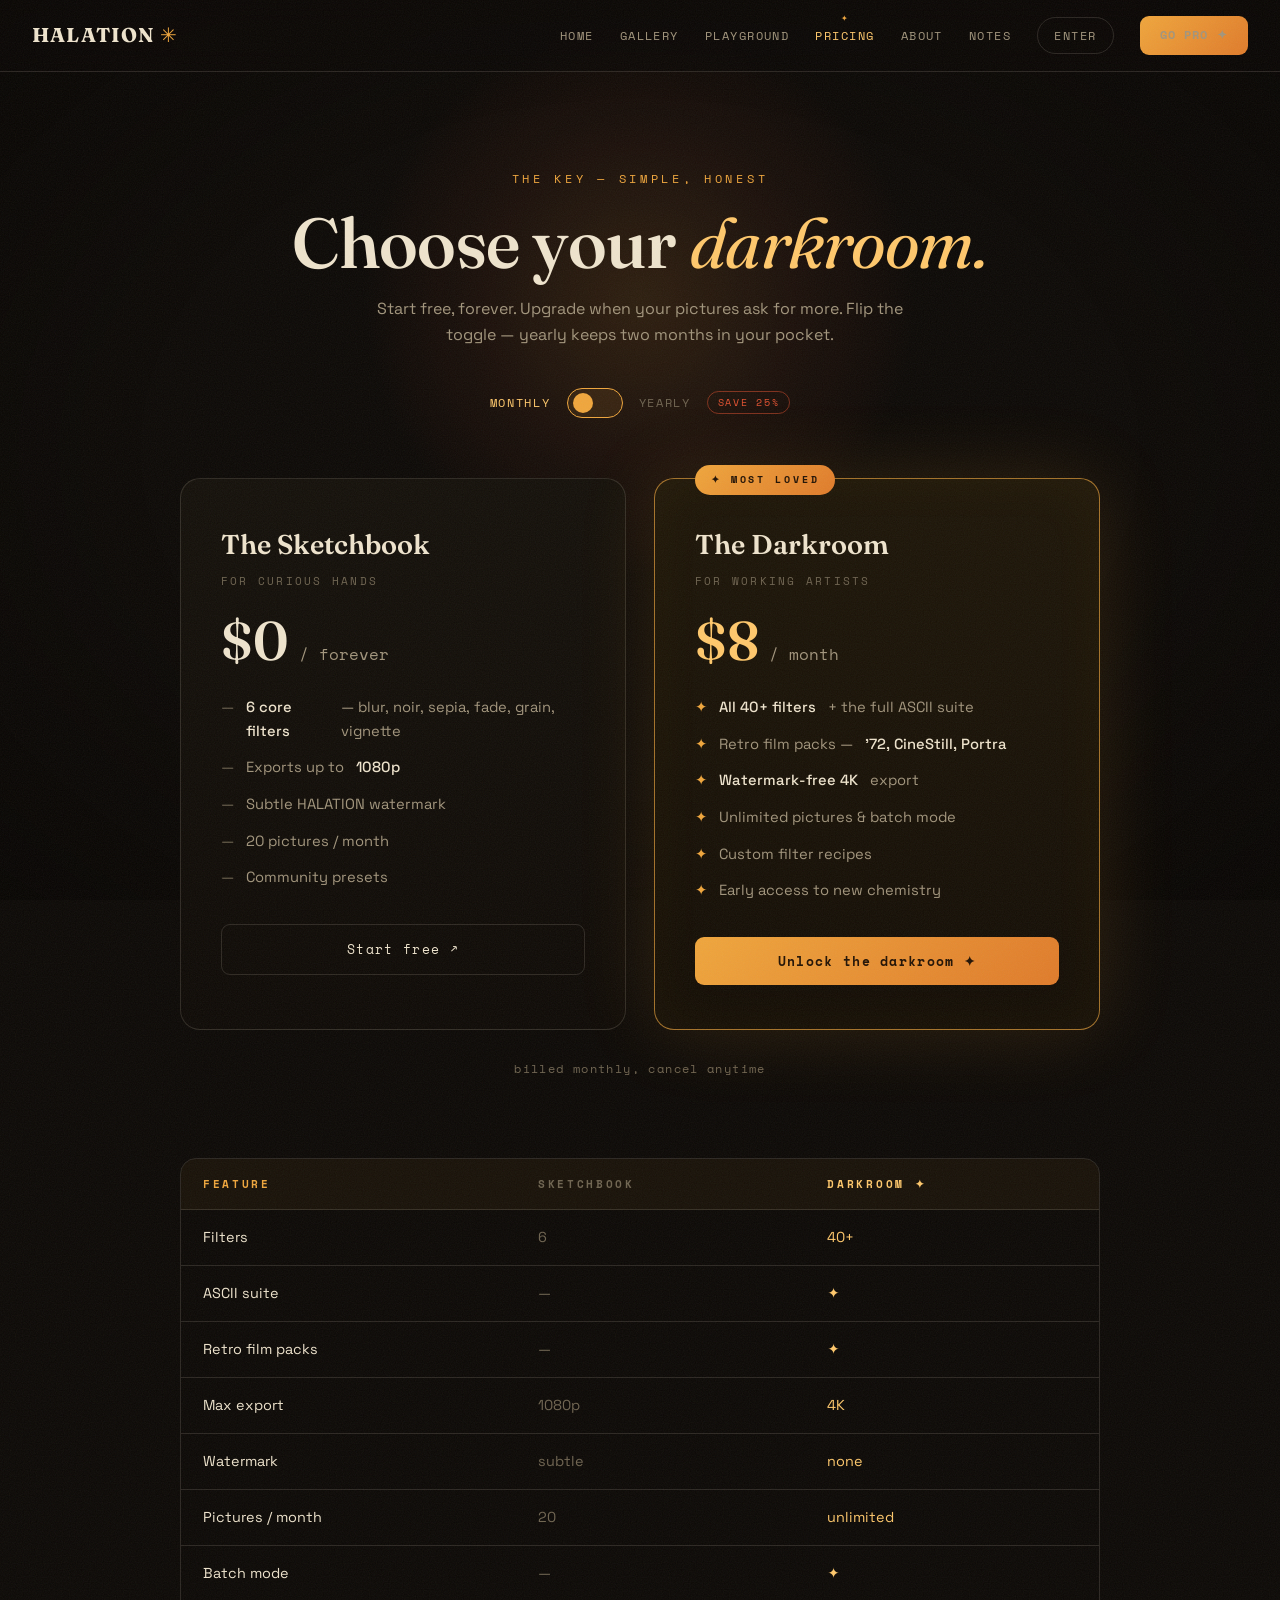
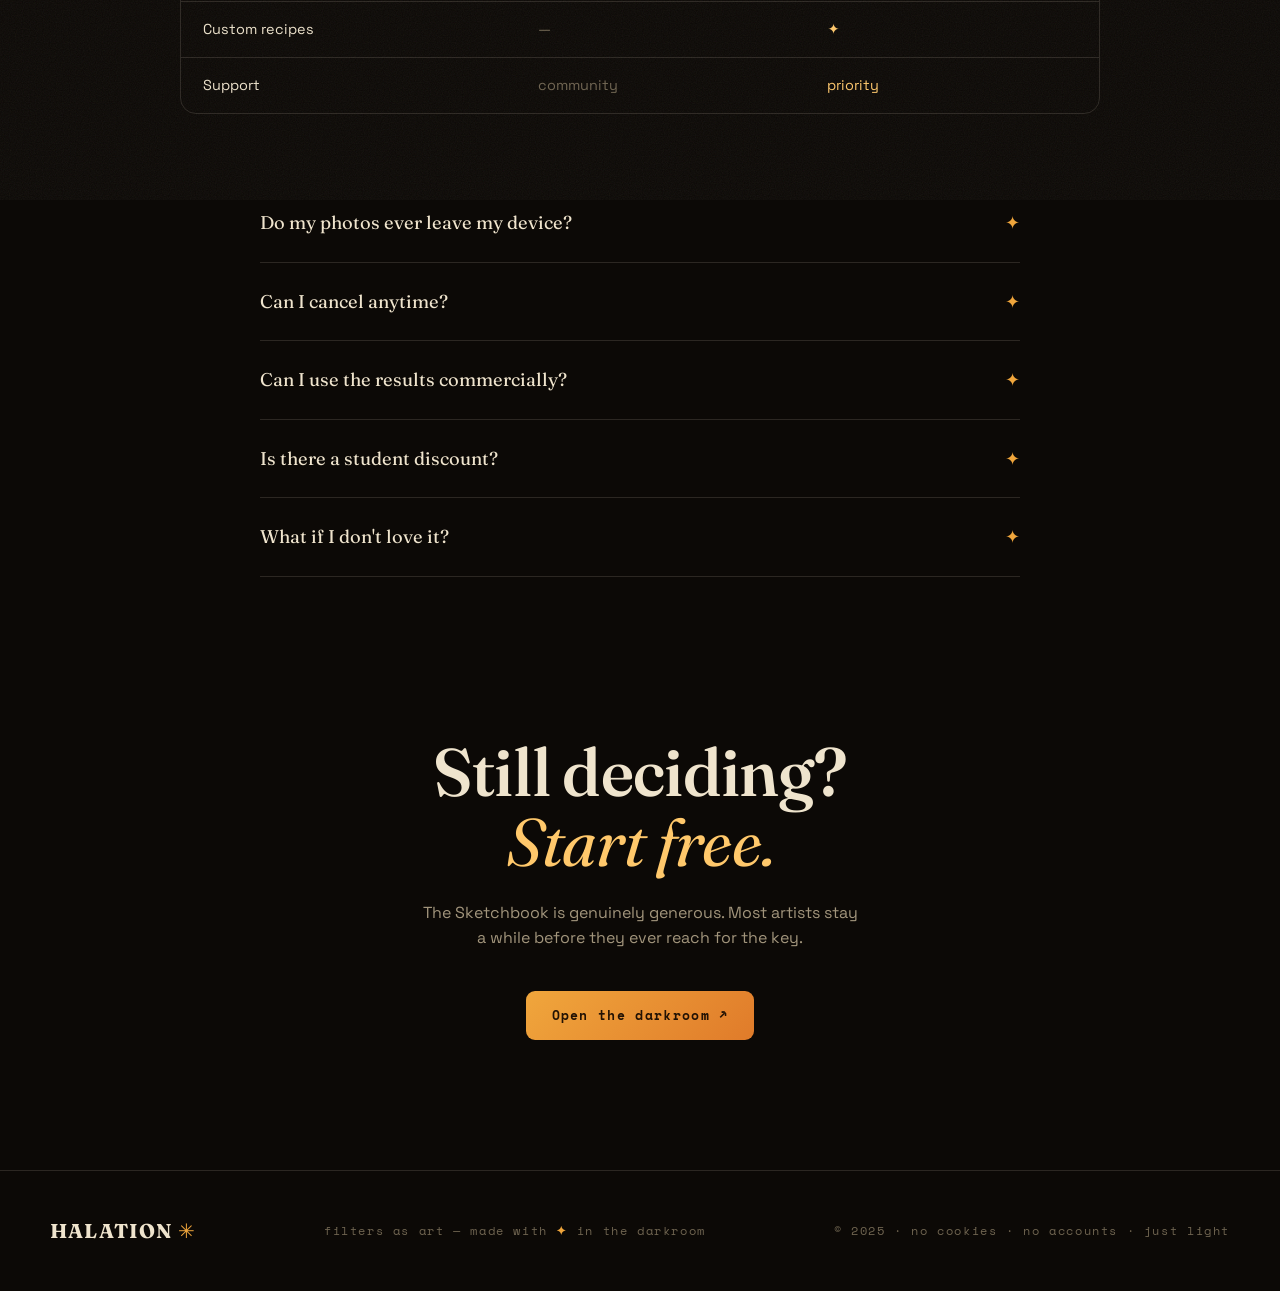
<file: pricing.html>
<!DOCTYPE html>
<html lang="en">
<head>
<meta charset="UTF-8">
<meta name="viewport" content="width=device-width, initial-scale=1.0">
<title>Pricing — HALATION</title>
<meta name="description" content="HALATION pricing: the free Sketchbook and the Pro Darkroom. Cancel anytime.">
<link rel="preconnect" href="https://fonts.googleapis.com">
<link rel="preconnect" href="https://fonts.gstatic.com" crossorigin>
<link href="https://fonts.googleapis.com/css2?family=Fraunces:ital,opsz,wght@0,9..144,300..900;1,9..144,300..900&family=Space+Grotesk:wght@400;500;600&family=Space+Mono:ital,wght@0,400;0,700;1,400&display=swap" rel="stylesheet">
<link rel="icon" type="image/svg+xml" href="assets/favicon.svg">
<meta name="theme-color" content="#0c0906">
<link rel="stylesheet" href="css/styles.css">
</head>
<body>

<div class="grain" aria-hidden="true"></div>
<div id="glow" aria-hidden="true"></div>
<div id="progress" aria-hidden="true"></div>

<nav>
  <a href="index.html" class="logo">HALATION<b> ✳</b></a>
  <button class="burger" aria-label="menu"><span></span><span></span></button>
  <div class="nav-links">
    <a href="index.html">Home</a>
    <a href="gallery.html">Gallery</a>
    <a href="playground.html">Playground</a>
    <a href="pricing.html" class="active">Pricing</a>
    <a href="about.html">About</a>
    <a href="notes.html">Notes</a>
    <a href="login.html" class="nav-enter">Enter</a>
    <a href="pricing.html" class="btn btn-primary nav-cta small">Go Pro ✦</a>
  </div>
</nav>

<div class="page-hero">
  <div class="eyebrow reveal">the key — simple, honest</div>
  <h1 class="section-title reveal" style="--rd:.08s">Choose your <em>darkroom.</em></h1>
  <p class="section-sub reveal" style="--rd:.16s;margin-left:auto;margin-right:auto">Start free, forever. Upgrade when your pictures ask for more. Flip the toggle — yearly keeps two months in your pocket.</p>
  <div class="bill-toggle reveal" style="--rd:.24s">
    <span id="lblMonth" class="on">monthly</span>
    <button class="toggle-pill" id="billPill" aria-label="toggle yearly billing"></button>
    <span id="lblYear">yearly</span>
    <span class="save-tag">save 25%</span>
  </div>
</div>

<section style="padding-top:20px">
  <div class="wrap">
    <div class="price-grid" style="margin-top:0">
      <div class="plan plan-free reveal">
        <h3>The Sketchbook</h3><div class="plan-tag">for curious hands</div>
        <div class="price" data-month="$0" data-year="$0" data-suffix="<small> / forever</small>">$0<small> / forever</small></div>
        <ul>
          <li><b>6 core filters</b> — blur, noir, sepia, fade, grain, vignette</li>
          <li>Exports up to <b>1080p</b></li>
          <li>Subtle HALATION watermark</li>
          <li>20 pictures / month</li>
          <li>Community presets</li>
        </ul>
        <a href="playground.html" class="btn btn-ghost">Start free ↗</a>
      </div>
      <div class="plan plan-pro reveal" style="--rd:.12s">
        <div class="plan-ribbon">✦ MOST LOVED</div>
        <h3>The Darkroom</h3><div class="plan-tag">for working artists</div>
        <div class="price" data-month="$8" data-year="$6" data-suffix="<small> / month</small>">$8<small> / month</small></div>
        <ul>
          <li><b>All 40+ filters</b> + the full ASCII suite</li>
          <li>Retro film packs — <b>'72, CineStill, Portra</b></li>
          <li><b>Watermark-free 4K</b> export</li>
          <li>Unlimited pictures &amp; batch mode</li>
          <li>Custom filter recipes</li>
          <li>Early access to new chemistry</li>
        </ul>
        <button class="btn btn-primary" data-plan="pro">Unlock the darkroom ✦</button>
      </div>
    </div>
    <p class="price-note reveal" id="billNote">billed monthly, cancel anytime</p>

    <!-- comparison -->
    <div class="cmp reveal">
      <table>
        <thead><tr><th>feature</th><th>sketchbook</th><th>darkroom ✦</th></tr></thead>
        <tbody>
          <tr><td>Filters</td><td>6</td><td>40+</td></tr>
          <tr><td>ASCII suite</td><td>—</td><td>✦</td></tr>
          <tr><td>Retro film packs</td><td>—</td><td>✦</td></tr>
          <tr><td>Max export</td><td>1080p</td><td>4K</td></tr>
          <tr><td>Watermark</td><td>subtle</td><td>none</td></tr>
          <tr><td>Pictures / month</td><td>20</td><td>unlimited</td></tr>
          <tr><td>Batch mode</td><td>—</td><td>✦</td></tr>
          <tr><td>Custom recipes</td><td>—</td><td>✦</td></tr>
          <tr><td>Support</td><td>community</td><td>priority</td></tr>
        </tbody>
      </table>
    </div>

    <!-- FAQ -->
    <div class="faq reveal">
      <details class="faq-item"><summary>Do my photos ever leave my device?</summary><p>Never. The free darkroom runs entirely in your browser. Pro's ASCII press processes locally too — we simply don't build upload pipelines.</p></details>
      <details class="faq-item"><summary>Can I cancel anytime?</summary><p>Yes. One click, no emails, no guilt trip. Your Pro exports stay yours forever.</p></details>
      <details class="faq-item"><summary>Can I use the results commercially?</summary><p>Absolutely — every pixel you export is yours on both plans, watermark aside. Sell prints, ship campaigns, publish books.</p></details>
      <details class="faq-item"><summary>Is there a student discount?</summary><p>40% off the Darkroom with any student email. Write to us with your .edu and we'll send a key.</p></details>
      <details class="faq-item"><summary>What if I don't love it?</summary><p>14-day full refund, no questions. Art shouldn't come with regret.</p></details>
    </div>
  </div>
</section>

<section class="final-cta" style="padding-top:50px">
  <div class="reveal">
    <h2 class="section-title">Still deciding?<br><em>Start free.</em></h2>
    <p>The Sketchbook is genuinely generous. Most artists stay a while before they ever reach for the key.</p>
    <a href="playground.html" class="btn btn-primary">Open the darkroom ↗</a>
  </div>
</section>

<footer>
  <div class="foot-wrap">
    <a href="index.html" class="logo">HALATION<b> ✳</b></a>
    <p>filters as art — made with <b>✦</b> in the darkroom</p>
    <p>© 2025 · no cookies · no accounts · just light</p>
  </div>
</footer>
<div id="toast" role="status"></div>
<script src="js/app.js"></script>
</body>
</html>
</file>
<file: css/styles.css>
/* ================================================================
   HALATION — shared design system (darkroom / film atelier theme)
   ================================================================ */
:root{
  --bg:#0c0906; --bg2:#131009; --panel:#181207;
  --cream:#efe4cd; --muted:#a2957c; --dim:#6f6450;
  --line:rgba(239,228,205,.14);
  --amber:#f0a63c; --amber2:#ffc86b; --red:#e2502f;
  --serif:'Fraunces',Georgia,serif;
  --sans:'Space Grotesk',system-ui,sans-serif;
  --mono:'Space Mono','Courier New',monospace;
  --ease:cubic-bezier(.22,.75,.25,1);
  --noise:url("data:image/svg+xml,%3Csvg xmlns='http://www.w3.org/2000/svg' width='300' height='300'%3E%3Cfilter id='n'%3E%3CfeTurbulence type='fractalNoise' baseFrequency='0.85' numOctaves='2' stitchTiles='stitch'/%3E%3C/filter%3E%3Crect width='100%25' height='100%25' filter='url(%23n)'/%3E%3C/svg%3E");
}
*{margin:0;padding:0;box-sizing:border-box}
html{scroll-behavior:smooth}
body{background:var(--bg);color:var(--cream);font-family:var(--sans);font-size:16px;line-height:1.6;overflow-x:hidden}
body::after{content:"";position:fixed;inset:0;pointer-events:none;z-index:3;background:radial-gradient(ellipse at center,transparent 55%,rgba(5,3,1,.55) 100%)}
::selection{background:var(--amber);color:#1a1206}
img,svg{display:block}
a{color:inherit;text-decoration:none}
button{font-family:inherit;cursor:pointer}
.hide{display:none!important}

/* ---------- atmosphere ---------- */
.grain{position:fixed;inset:-100%;z-index:9990;pointer-events:none;opacity:.07;background-image:var(--noise);animation:grain 7s steps(10) infinite}
@keyframes grain{0%,100%{transform:translate(0,0)}10%{transform:translate(-5%,-8%)}30%{transform:translate(3%,-12%)}50%{transform:translate(8%,4%)}70%{transform:translate(-9%,6%)}90%{transform:translate(4%,9%)}}
#glow{position:fixed;top:-300px;left:-300px;width:600px;height:600px;z-index:2;pointer-events:none;mix-blend-mode:screen;opacity:.85;background:radial-gradient(circle,rgba(255,158,60,.16) 0%,rgba(226,80,47,.07) 40%,transparent 65%)}
@media (hover:none){#glow{display:none}}
#progress{position:fixed;top:0;left:0;height:3px;width:0;background:linear-gradient(90deg,var(--red),var(--amber));z-index:9995}

/* ---------- typography ---------- */
.eyebrow{font-family:var(--mono);font-size:.72rem;letter-spacing:.32em;text-transform:uppercase;color:var(--amber);margin-bottom:18px}
.section-title{font-family:var(--serif);font-weight:560;line-height:1.05;font-size:clamp(2.1rem,4.6vw,3.5rem);letter-spacing:-.01em}
.section-title em{font-style:italic;color:var(--amber2);font-weight:400}
.section-sub{color:var(--muted);max-width:56ch;margin-top:16px}
section{padding:110px 24px;position:relative;z-index:4}
.wrap{max-width:1180px;margin:0 auto}

/* reveal on scroll */
.js .reveal{opacity:0;transform:translateY(28px);transition:opacity .9s var(--ease) var(--rd,0s),transform .9s var(--ease) var(--rd,0s)}
.js .reveal.in{opacity:1;transform:none}

/* ---------- buttons ---------- */
.btn{display:inline-flex;align-items:center;justify-content:center;gap:10px;border:none;font-family:var(--mono);font-size:.82rem;letter-spacing:.1em;padding:14px 26px;border-radius:9px;position:relative;overflow:hidden;transition:transform .35s var(--ease),box-shadow .35s var(--ease)}
.btn::after{content:"";position:absolute;top:0;left:-80%;width:50%;height:100%;background:linear-gradient(100deg,transparent,rgba(255,255,255,.35),transparent);transform:skewX(-20deg);transition:left .6s var(--ease)}
.btn:hover::after{left:130%}
.btn:hover{transform:translateY(-2px)}
.btn-primary{background:linear-gradient(135deg,var(--amber),#e07b2a);color:#221204;font-weight:700}
.btn-primary:hover{box-shadow:0 12px 34px rgba(240,166,60,.35)}
.btn-ghost{background:transparent;color:var(--cream);border:1px solid var(--line)}
.btn-ghost:hover{border-color:var(--amber);color:var(--amber2)}
.btn.small{padding:10px 20px;font-size:.74rem}

/* ---------- nav ---------- */
nav{position:fixed;top:0;left:0;right:0;z-index:9000;display:flex;align-items:center;justify-content:space-between;padding:16px 32px;backdrop-filter:blur(14px);background:rgba(12,9,6,.55);border-bottom:1px solid var(--line)}
.logo{font-family:var(--serif);font-weight:700;font-size:1.25rem;letter-spacing:.06em}
.logo b{color:var(--amber);font-weight:400}
.nav-links{display:flex;gap:26px;align-items:center;font-family:var(--mono);font-size:.76rem;letter-spacing:.12em;text-transform:uppercase}
.nav-links a{color:var(--muted);transition:color .3s;position:relative}
.nav-links a:hover{color:var(--amber2)}
.nav-links a.active{color:var(--amber2)}
.nav-links a.active::after{content:"✦";position:absolute;top:-14px;left:50%;transform:translateX(-50%);font-size:.5rem;color:var(--amber)}
.nav-enter{border:1px solid var(--line);border-radius:999px;padding:8px 16px}
.nav-enter:hover{border-color:var(--amber)}
.nav-cta{padding:10px 20px}
.burger{display:none;background:none;border:none;flex-direction:column;gap:5px;padding:6px}
.burger span{width:22px;height:2px;background:var(--cream);transition:.3s var(--ease)}
@media(max-width:900px){
  .burger{display:flex}
  .nav-links{display:none;position:absolute;top:100%;left:0;right:0;flex-direction:column;padding:28px;background:rgba(12,9,6,.92);backdrop-filter:blur(16px);border-bottom:1px solid var(--line);gap:20px}
  .nav-links.open{display:flex}
}

/* ---------- hero (home) ---------- */
header.hero{min-height:100vh;display:grid;grid-template-columns:1.05fr .95fr;gap:48px;align-items:center;max-width:1200px;margin:0 auto;padding:140px 24px 80px;position:relative;z-index:4}
header.hero::before{content:"";position:absolute;top:-10%;right:-15%;width:700px;height:700px;background:radial-gradient(circle,rgba(226,80,47,.14),rgba(240,166,60,.06) 45%,transparent 70%);pointer-events:none;z-index:-1}
.badge{display:inline-flex;align-items:center;gap:10px;font-family:var(--mono);font-size:.72rem;letter-spacing:.14em;color:var(--amber2);border:1px solid rgba(240,166,60,.35);border-radius:999px;padding:8px 16px;background:rgba(240,166,60,.06);margin-bottom:28px}
.badge .dot{width:7px;height:7px;border-radius:50%;background:var(--red);animation:pulse 1.8s infinite}
@keyframes pulse{0%,100%{opacity:1;box-shadow:0 0 0 0 rgba(226,80,47,.5)}50%{opacity:.5;box-shadow:0 0 0 7px rgba(226,80,47,0)}}
.hero-title{font-family:var(--serif);font-weight:600;line-height:1.02;font-size:clamp(3rem,7.5vw,5.6rem);letter-spacing:-.02em;margin-bottom:26px}
.hero-title em{font-style:italic;color:var(--amber2);font-weight:420}
.hero-title .line{display:block;overflow:hidden;padding-bottom:.12em;margin-bottom:-.12em}
.js .hero-title .ch{display:inline-block;transform:translateY(115%) rotate(5deg)}
.js .hero-title .ch.in{animation:rise .85s var(--ease) forwards;animation-delay:calc(var(--d)*.038s)}
@keyframes rise{to{transform:translateY(0) rotate(0)}}
.hero-sub{color:var(--muted);font-size:1.06rem;max-width:52ch;margin-bottom:36px}
.hero-sub b{color:var(--cream);font-weight:500}
.hero-actions{display:flex;gap:16px;flex-wrap:wrap;margin-bottom:44px}
.hero-stats{display:flex;gap:34px;flex-wrap:wrap;font-family:var(--mono);font-size:.74rem;letter-spacing:.1em;color:var(--dim);text-transform:uppercase}
.hero-stats b{display:block;font-family:var(--serif);font-size:1.5rem;color:var(--cream);font-weight:560;letter-spacing:0}
.hero-stats span{color:var(--amber)}
.hero-art{position:relative;height:540px}
.hero-ascii{position:absolute;inset:0;display:flex;align-items:center;justify-content:center;font-family:var(--mono);font-size:12.5px;line-height:1.3;color:var(--amber);white-space:pre;transform:rotate(2deg);text-align:center;animation:asciiGlow 5s ease-in-out infinite alternate}
@keyframes asciiGlow{from{opacity:.4;text-shadow:0 0 0 transparent}to{opacity:.75;text-shadow:0 0 22px rgba(240,166,60,.4)}}
.polaroid{position:absolute;background:#efe6d4;padding:10px 10px 42px;border-radius:4px;box-shadow:0 24px 60px rgba(0,0,0,.55),0 4px 14px rgba(0,0,0,.4)}
.polaroid .ph{aspect-ratio:4/3;overflow:hidden;background:#221129}
.polaroid .ph svg{width:100%;height:100%}
.polaroid figcaption{position:absolute;bottom:12px;left:0;right:0;text-align:center;font-family:var(--mono);font-size:.68rem;letter-spacing:.22em;color:#5c4a33;text-transform:uppercase}
.pol-1{width:300px;top:4%;left:2%;transform:rotate(-7deg);animation:float1 7s ease-in-out infinite}
.pol-2{width:255px;bottom:2%;right:0;transform:rotate(6deg);animation:float2 9s ease-in-out infinite}
@keyframes float1{0%,100%{transform:rotate(-7deg) translateY(0)}50%{transform:rotate(-5.5deg) translateY(-16px)}}
@keyframes float2{0%,100%{transform:rotate(6deg) translateY(0)}50%{transform:rotate(7.5deg) translateY(-12px)}}
.fx-sepia{filter:sepia(.85) contrast(1.08) brightness(.94) saturate(.85)}
.fx-noir{filter:grayscale(1) contrast(1.35) brightness(.9)}
@media(max-width:980px){header.hero{grid-template-columns:1fr;padding-top:120px}.hero-art{display:none}}

/* ---------- inner page hero ---------- */
.page-hero{max-width:1180px;margin:0 auto;padding:170px 24px 40px;text-align:center;position:relative;z-index:4}
.page-hero .section-title{font-size:clamp(2.6rem,6vw,4.4rem)}
.page-hero .section-sub{margin-left:auto;margin-right:auto}
.page-hero .flourish{margin-top:28px;font-family:var(--mono);color:var(--amber);letter-spacing:1.2em;font-size:.8rem;opacity:.8}

/* ---------- marquee ---------- */
.marquee{border-top:1px solid var(--line);border-bottom:1px solid var(--line);overflow:hidden;padding:20px 0;position:relative;z-index:4;background:rgba(240,166,60,.03)}
.marquee-track{display:flex;width:max-content;animation:scroll 28s linear infinite}
.marquee:hover .marquee-track{animation-play-state:paused}
.marquee-track span{font-family:var(--serif);font-style:italic;font-size:1.35rem;color:var(--muted);padding:0 26px;white-space:nowrap}
.marquee-track span i{font-style:normal;color:var(--amber);padding-left:52px}
@keyframes scroll{to{transform:translateX(-50%)}}

/* ---------- filter cards ---------- */
.gallery-grid{display:grid;grid-template-columns:repeat(auto-fit,minmax(250px,1fr));gap:22px;margin-top:56px;perspective:1400px}
.card{background:linear-gradient(180deg,#161009,#100b06);border:1px solid var(--line);border-radius:14px;overflow:hidden;transition:transform .5s var(--ease),border-color .5s,box-shadow .5s;transform-style:preserve-3d;position:relative}
.card:hover{border-color:rgba(240,166,60,.45);box-shadow:0 26px 60px rgba(0,0,0,.5),0 0 40px rgba(240,166,60,.08)}
.card-media{aspect-ratio:4/3;overflow:hidden;position:relative;background:#0a0705}
.card-media svg{width:100%;height:100%;transition:transform .8s var(--ease)}
.card:hover .card-media svg{transform:scale(1.07)}
.card-media .scan{position:absolute;inset:0;pointer-events:none;opacity:0;background:linear-gradient(transparent 46%,rgba(240,166,60,.25) 50%,transparent 54%);background-size:100% 300%}
.card:hover .scan{opacity:1;animation:scan 1.6s linear infinite}
@keyframes scan{from{background-position:0 120%}to{background-position:0 -120%}}
.card-tag{position:absolute;top:12px;right:12px;z-index:5;font-family:var(--mono);font-size:.62rem;letter-spacing:.2em;padding:5px 11px;border-radius:999px}
.tag-free{border:1px solid rgba(239,228,205,.4);color:var(--cream);background:rgba(12,9,6,.5);backdrop-filter:blur(4px)}
.tag-pro{background:linear-gradient(135deg,var(--amber),#e07b2a);color:#221204;font-weight:700}
.card-body{padding:18px 20px 20px}
.card-body h3{font-family:var(--serif);font-weight:600;font-size:1.2rem;margin-bottom:4px}
.card-body h3 i{font-family:var(--mono);font-style:normal;font-size:.68rem;color:var(--dim);letter-spacing:.1em;margin-right:8px}
.card-body p{font-size:.84rem;color:var(--muted)}
.card-link{display:inline-block;margin-top:12px;font-family:var(--mono);font-size:.68rem;letter-spacing:.18em;text-transform:uppercase;color:var(--amber);border-bottom:1px dashed rgba(240,166,60,.5);padding-bottom:2px;transition:.3s}
.card-link:hover{color:var(--amber2);border-color:var(--amber2)}
.duo-veil{position:absolute;inset:0;mix-blend-mode:screen;pointer-events:none;background:linear-gradient(135deg,#ff9a3c 0%,#c65d7b 55%,#3f7f72 100%)}
.vig-veil{position:absolute;inset:0;pointer-events:none;background:radial-gradient(ellipse at center,transparent 45%,rgba(0,0,0,.85) 100%)}
.grain-veil{position:absolute;inset:0;pointer-events:none;background-image:var(--noise);opacity:.4;mix-blend-mode:overlay}
.ascii-media{display:flex;align-items:center;justify-content:center;background:#060402!important}
.ascii-media pre{font-family:var(--mono);font-size:10.5px;line-height:1.25;white-space:pre;text-align:center}
.ascii-green{color:#7dd87a;text-shadow:0 0 12px rgba(125,216,122,.5)}
.ascii-block{color:var(--amber2);text-shadow:0 0 14px rgba(255,200,107,.4)}

/* gallery tabs */
.tabs{display:flex;gap:12px;justify-content:center;flex-wrap:wrap;margin-top:44px}
.tab{font-family:var(--mono);font-size:.74rem;letter-spacing:.14em;text-transform:uppercase;padding:10px 22px;border-radius:999px;border:1px solid var(--line);background:transparent;color:var(--muted);transition:.3s var(--ease)}
.tab:hover{border-color:var(--amber);color:var(--amber2);transform:translateY(-2px)}
.tab.active{background:var(--amber);border-color:var(--amber);color:#221204;font-weight:700}

/* ---------- playground ---------- */
.play-grid{display:grid;grid-template-columns:400px 1fr;gap:44px;margin-top:56px;align-items:start}
@media(max-width:940px){.play-grid{grid-template-columns:1fr}}
.dropzone{border:1.5px dashed rgba(240,166,60,.5);border-radius:16px;padding:34px 24px;text-align:center;cursor:pointer;transition:background .3s,border-color .3s,transform .3s;font-family:var(--mono);font-size:.8rem;color:var(--muted);letter-spacing:.06em}
.dropzone:hover{background:rgba(240,166,60,.05);border-color:var(--amber);transform:translateY(-2px)}
.dropzone pre{color:var(--amber);font-size:13px;margin-bottom:14px;line-height:1.3}
.dropzone b{color:var(--cream)}
.sample-link{display:inline-block;margin-top:14px;font-family:var(--mono);font-size:.72rem;color:var(--amber2);letter-spacing:.08em;background:none;border:none;border-bottom:1px dashed rgba(240,166,60,.5);padding-bottom:2px;transition:.3s}
.sample-link:hover{color:var(--cream);border-color:var(--cream)}
.chip-group{margin-top:30px}
.chip-label{font-family:var(--mono);font-size:.68rem;letter-spacing:.28em;text-transform:uppercase;color:var(--dim);margin-bottom:12px}
.chip-label b{color:var(--amber)}
.chips{display:flex;flex-wrap:wrap;gap:10px}
.chip{font-family:var(--mono);font-size:.74rem;letter-spacing:.06em;padding:9px 16px;border-radius:999px;background:transparent;border:1px solid var(--line);color:var(--muted);transition:all .3s var(--ease)}
.chip:hover{border-color:var(--amber);color:var(--amber2);transform:translateY(-2px)}
.chip.active{background:var(--amber);border-color:var(--amber);color:#221204;font-weight:700}
.chip .lock{color:var(--amber);margin-left:6px}
.chip.active .lock{color:#221204}
.slider-row{margin-top:30px}
.slider-row label{display:flex;justify-content:space-between;font-family:var(--mono);font-size:.68rem;letter-spacing:.28em;text-transform:uppercase;color:var(--dim);margin-bottom:12px}
.slider-row label output{color:var(--amber2)}
input[type=range]{width:100%;accent-color:var(--amber);height:4px;cursor:pointer}
.play-actions{display:flex;gap:12px;margin-top:34px;flex-wrap:wrap}
.stage-frame{position:relative;aspect-ratio:4/3;border-radius:16px;overflow:hidden;border:1px solid var(--line);background:#0a0705;box-shadow:0 30px 80px rgba(0,0,0,.5)}
.stage-frame .subject{width:100%;height:100%;object-fit:cover}
#duoOverlay{position:absolute;inset:0;pointer-events:none;opacity:0;transition:opacity .5s;mix-blend-mode:screen;background:linear-gradient(135deg,#ff9a3c,#c65d7b 55%,#3f7f72)}
#fxOverlay{position:absolute;inset:0;pointer-events:none;opacity:0;transition:opacity .5s}
#fxOverlay[data-mode=vig]{opacity:1;background:radial-gradient(ellipse at center,transparent 45%,rgba(0,0,0,.85) 100%)}
#fxOverlay[data-mode=grain]{opacity:.45;background-image:var(--noise);mix-blend-mode:overlay}
#proMark{position:absolute;inset:0;display:grid;place-items:center;pointer-events:none;opacity:0;transform:scale(1.15);transition:opacity .4s,transform .4s var(--ease)}
#proMark.on{opacity:1;transform:scale(1)}
#proMark span{font-family:var(--mono);font-size:.85rem;letter-spacing:.4em;color:var(--amber2);border:2px solid var(--amber);padding:10px 22px 10px 28px;transform:rotate(-8deg);background:rgba(12,9,6,.6);backdrop-filter:blur(3px);animation:stampPulse 2.2s ease-in-out infinite}
@keyframes stampPulse{0%,100%{box-shadow:0 0 0 0 rgba(240,166,60,.35)}50%{box-shadow:0 0 34px 4px rgba(240,166,60,.25)}}
.stage-caption{display:flex;justify-content:space-between;margin-top:14px;font-family:var(--mono);font-size:.7rem;letter-spacing:.18em;text-transform:uppercase;color:var(--dim)}
.stage-caption b{color:var(--amber2);font-weight:400}
.stage-sticky{position:sticky;top:100px}
@media(max-width:940px){.stage-sticky{position:static}}

/* ---------- steps ---------- */
.steps{display:grid;grid-template-columns:repeat(3,1fr);gap:26px;margin-top:60px}
@media(max-width:820px){.steps{grid-template-columns:1fr}}
.step{border:1px solid var(--line);border-radius:16px;padding:34px 28px;position:relative;background:linear-gradient(180deg,rgba(239,228,205,.03),transparent);transition:transform .4s var(--ease),border-color .4s}
.step:hover{transform:translateY(-6px);border-color:rgba(240,166,60,.4)}
.step .num{font-family:var(--serif);font-style:italic;font-size:3.4rem;color:var(--amber);opacity:.9;line-height:1}
.step h3{font-family:var(--serif);font-size:1.35rem;margin:16px 0 8px}
.step p{font-size:.88rem;color:var(--muted)}

/* ---------- stats band ---------- */
.stats-band{display:grid;grid-template-columns:repeat(4,1fr);gap:20px;border-top:1px solid var(--line);border-bottom:1px solid var(--line);padding:50px 0;margin-top:60px}
@media(max-width:820px){.stats-band{grid-template-columns:repeat(2,1fr)}}
.stats-band div{text-align:center}
.stats-band b{font-family:var(--serif);font-size:clamp(2rem,4vw,3rem);font-weight:560;color:var(--amber2)}
.stats-band span{display:block;font-family:var(--mono);font-size:.68rem;letter-spacing:.24em;text-transform:uppercase;color:var(--dim);margin-top:6px}

/* ---------- pricing ---------- */
.bill-toggle{display:flex;align-items:center;justify-content:center;gap:16px;margin-top:40px;font-family:var(--mono);font-size:.76rem;letter-spacing:.14em;text-transform:uppercase;color:var(--dim)}
.bill-toggle .on{color:var(--amber2)}
.toggle-pill{width:56px;height:30px;border-radius:999px;border:1px solid var(--amber);background:rgba(240,166,60,.1);position:relative;transition:.3s}
.toggle-pill::after{content:"";position:absolute;top:4px;left:5px;width:20px;height:20px;border-radius:50%;background:var(--amber);transition:left .35s var(--ease)}
.toggle-pill.yearly::after{left:29px}
.save-tag{color:var(--red);border:1px solid rgba(226,80,47,.5);border-radius:999px;padding:3px 10px;font-size:.62rem}
.price-grid{display:grid;grid-template-columns:1fr 1fr;gap:28px;margin-top:56px;max-width:920px;margin-left:auto;margin-right:auto}
@media(max-width:820px){.price-grid{grid-template-columns:1fr}}
.plan{border-radius:20px;padding:44px 40px;position:relative;transition:transform .4s var(--ease)}
.plan:hover{transform:translateY(-8px)}
.plan-free{border:1px solid var(--line);background:linear-gradient(180deg,#14100a,#0e0a06)}
.plan-pro{border:1px solid rgba(240,166,60,.65);background:linear-gradient(180deg,#1d1508,#130d05);box-shadow:0 0 80px rgba(240,166,60,.14),inset 0 0 60px rgba(240,166,60,.04)}
.plan-ribbon{position:absolute;top:-14px;left:40px;font-family:var(--mono);font-size:.64rem;letter-spacing:.28em;font-weight:700;background:linear-gradient(135deg,var(--amber),#e07b2a);color:#221204;padding:7px 16px;border-radius:999px}
.plan h3{font-family:var(--serif);font-size:1.7rem;font-weight:600}
.plan .plan-tag{font-family:var(--mono);font-size:.7rem;letter-spacing:.2em;color:var(--dim);text-transform:uppercase;margin-top:6px}
.plan .price{font-family:var(--serif);font-size:3.4rem;font-weight:560;margin:24px 0 4px;line-height:1;transition:transform .3s var(--ease)}
.plan .price.bump{animation:bump .45s var(--ease)}
@keyframes bump{40%{transform:scale(1.12)}}
.plan .price small{font-size:1rem;color:var(--muted);font-family:var(--mono);font-weight:400}
.plan-pro .price{color:var(--amber2)}
.plan ul{list-style:none;margin:28px 0 34px;display:grid;gap:13px}
.plan li{font-size:.92rem;color:var(--muted);display:flex;gap:12px}
.plan li b{color:var(--cream);font-weight:500}
.plan-free li::before{content:"—";color:var(--dim)}
.plan-pro li::before{content:"✦";color:var(--amber)}
.plan .btn{width:100%}
.price-note{text-align:center;margin-top:30px;font-family:var(--mono);font-size:.72rem;letter-spacing:.12em;color:var(--dim)}

/* comparison table */
.cmp{margin:80px auto 0;max-width:920px;border:1px solid var(--line);border-radius:16px;overflow:hidden}
.cmp table{width:100%;border-collapse:collapse;font-size:.9rem}
.cmp th,.cmp td{padding:16px 22px;text-align:left;border-bottom:1px solid var(--line)}
.cmp thead th{font-family:var(--mono);font-size:.7rem;letter-spacing:.24em;text-transform:uppercase;color:var(--amber);background:rgba(240,166,60,.05)}
.cmp tbody tr{transition:background .3s}
.cmp tbody tr:hover{background:rgba(240,166,60,.05)}
.cmp td:nth-child(2),.cmp th:nth-child(2){color:var(--dim)}
.cmp td:nth-child(3),.cmp th:nth-child(3){color:var(--amber2)}
.cmp tbody tr:last-child td{border-bottom:none}

/* FAQ */
.faq{max-width:760px;margin:70px auto 0}
.faq-item{border-bottom:1px solid var(--line)}
.faq-item summary{list-style:none;cursor:pointer;padding:24px 0;display:flex;justify-content:space-between;align-items:center;gap:20px;font-family:var(--serif);font-size:1.15rem;transition:color .3s}
.faq-item summary::-webkit-details-marker{display:none}
.faq-item summary:hover{color:var(--amber2)}
.faq-item summary::after{content:"✦";color:var(--amber);transition:transform .4s var(--ease);flex-shrink:0}
.faq-item[open] summary::after{transform:rotate(135deg)}
.faq-item p{color:var(--muted);padding:0 0 26px;max-width:60ch}

/* ---------- about ---------- */
.story{display:grid;grid-template-columns:1fr 1fr;gap:60px;align-items:center;max-width:1080px;margin:0 auto}
@media(max-width:900px){.story{grid-template-columns:1fr}}
.story p{color:var(--muted);margin-bottom:18px}
.story p b{color:var(--cream);font-weight:500}
.story-ascii{font-family:var(--mono);font-size:11px;line-height:1.3;color:var(--amber);white-space:pre;text-align:center;animation:asciiGlow 5s ease-in-out infinite alternate;border:1px solid var(--line);border-radius:16px;padding:34px;background:rgba(240,166,60,.03)}
.timeline{max-width:760px;margin:70px auto 0;position:relative;padding-left:36px}
.timeline::before{content:"";position:absolute;left:8px;top:6px;bottom:6px;width:1px;background:linear-gradient(var(--amber),rgba(240,166,60,.1))}
.t-item{position:relative;padding-bottom:44px}
.t-item::before{content:"";position:absolute;left:-33px;top:8px;width:11px;height:11px;border-radius:50%;background:var(--bg);border:2px solid var(--amber);box-shadow:0 0 14px rgba(240,166,60,.5)}
.t-item .year{font-family:var(--mono);font-size:.72rem;letter-spacing:.3em;color:var(--amber)}
.t-item h3{font-family:var(--serif);font-size:1.35rem;margin:6px 0}
.t-item p{color:var(--muted);font-size:.92rem}

/* ---------- auth ---------- */
.auth-wrap{min-height:100vh;display:grid;place-items:center;padding:120px 24px 60px;position:relative;z-index:4}
.auth-card{width:100%;max-width:430px;border:1px solid var(--line);border-radius:20px;padding:44px 40px;background:linear-gradient(180deg,#161009,#0e0a06);box-shadow:0 40px 100px rgba(0,0,0,.5);position:relative;overflow:hidden}
.auth-card::before{content:"";position:absolute;top:-60%;left:-30%;width:160%;height:120%;background:radial-gradient(ellipse,rgba(240,166,60,.08),transparent 60%);pointer-events:none}
.auth-art{text-align:center;font-family:var(--mono);font-size:12px;line-height:1.3;color:var(--amber);white-space:pre;margin-bottom:22px;animation:asciiGlow 5s ease-in-out infinite alternate}
.auth-card h2{font-family:var(--serif);font-size:1.9rem;font-weight:600;text-align:center}
.auth-card .sub{text-align:center;color:var(--dim);font-size:.86rem;margin:8px 0 28px}
.auth-tabs{display:grid;grid-template-columns:1fr 1fr;border:1px solid var(--line);border-radius:10px;overflow:hidden;margin-bottom:28px}
.auth-tabs button{padding:12px;background:transparent;border:none;color:var(--dim);font-family:var(--mono);font-size:.74rem;letter-spacing:.2em;text-transform:uppercase;transition:.3s}
.auth-tabs button.active{background:rgba(240,166,60,.12);color:var(--amber2)}
.field{margin-bottom:20px}
.field label{display:block;font-family:var(--mono);font-size:.66rem;letter-spacing:.28em;text-transform:uppercase;color:var(--dim);margin-bottom:8px}
.field input{width:100%;background:rgba(239,228,205,.04);border:1px solid var(--line);border-radius:9px;padding:13px 16px;color:var(--cream);font-family:var(--mono);font-size:.86rem;transition:.3s;outline:none}
.field input:focus{border-color:var(--amber);box-shadow:0 0 0 3px rgba(240,166,60,.15);background:rgba(240,166,60,.05)}
.auth-alt{text-align:center;margin-top:22px;font-family:var(--mono);font-size:.72rem;letter-spacing:.1em;color:var(--dim)}
.auth-alt a{color:var(--amber);border-bottom:1px dashed rgba(240,166,60,.5)}
.auth-alt a:hover{color:var(--amber2)}

/* ---------- CTA band + footer ---------- */
.final-cta{text-align:center;padding:130px 24px}
.final-cta .section-title{font-size:clamp(2.4rem,5.5vw,4.2rem)}
.final-cta p{margin:22px auto 40px;color:var(--muted);max-width:44ch}
footer{border-top:1px solid var(--line);padding:44px 24px;position:relative;z-index:4}
.foot-wrap{max-width:1180px;margin:0 auto;display:flex;justify-content:space-between;gap:24px;flex-wrap:wrap;align-items:center}
.foot-wrap p{font-family:var(--mono);font-size:.72rem;letter-spacing:.14em;color:var(--dim)}
.foot-wrap p b{color:var(--amber)}

/* ---------- toast ---------- */
#toast{position:fixed;bottom:30px;left:50%;transform:translateX(-50%) translateY(24px);z-index:9999;opacity:0;pointer-events:none;font-family:var(--mono);font-size:.8rem;letter-spacing:.06em;color:var(--cream);background:#1d170e;border:1px solid rgba(240,166,60,.5);border-radius:12px;padding:14px 22px;box-shadow:0 20px 50px rgba(0,0,0,.6);transition:opacity .4s var(--ease),transform .4s var(--ease);max-width:90vw;text-align:center}
#toast.show{opacity:1;transform:translateX(-50%) translateY(0)}

@media (prefers-reduced-motion:reduce){
  *,*::before,*::after{animation:none!important;transition:none!important}
  .js .reveal{opacity:1;transform:none}
  .js .hero-title .ch{transform:none}
}

/* ================================================================
   FIELD NOTES (blog) — notes.html + note.html
   ================================================================ */
/* featured note */
.featured-note{display:grid;grid-template-columns:1.05fr .95fr;border:1px solid var(--line);border-radius:18px;overflow:hidden;background:linear-gradient(180deg,#161009,#100b06);margin-top:56px;transition:border-color .5s,box-shadow .5s}
.featured-note:hover{border-color:rgba(240,166,60,.45);box-shadow:0 26px 60px rgba(0,0,0,.5),0 0 40px rgba(240,166,60,.08)}
.featured-media{position:relative;min-height:320px;overflow:hidden}
.featured-media svg{width:100%;height:100%;transition:transform .8s var(--ease)}
.featured-note:hover .featured-media svg{transform:scale(1.05)}
.featured-body{padding:44px 40px;display:flex;flex-direction:column;justify-content:center}
.note-chip{align-self:flex-start;font-family:var(--mono);font-size:.62rem;letter-spacing:.24em;text-transform:uppercase;color:var(--amber);border:1px solid rgba(240,166,60,.4);padding:6px 14px;border-radius:999px;margin-bottom:20px}
.featured-body h2{font-family:var(--serif);font-size:clamp(1.6rem,3vw,2.3rem);font-weight:600;line-height:1.12;margin-bottom:16px}
.featured-body p{color:var(--muted);font-size:.95rem;margin-bottom:24px}
.note-meta{font-family:var(--mono);font-size:.68rem;letter-spacing:.18em;text-transform:uppercase;color:var(--dim)}
.note-meta b{color:var(--amber2);font-weight:400}
@media(max-width:900px){.featured-note{grid-template-columns:1fr}.featured-media{aspect-ratio:4/3;min-height:0}}

/* note cards */
.note-card .card-body h3{margin-bottom:8px;transition:color .3s}
.note-card:hover .card-body h3{color:var(--amber2)}
.note-link{display:inline-flex;align-items:center;gap:8px;margin-top:16px;font-family:var(--mono);font-size:.68rem;letter-spacing:.18em;text-transform:uppercase;color:var(--amber);transition:gap .3s var(--ease),color .3s}
.note-link:hover{color:var(--amber2);gap:14px}

/* newsletter */
.letter-box{max-width:720px;margin:90px auto 0;border:1px solid rgba(240,166,60,.4);border-radius:20px;padding:52px 44px;text-align:center;position:relative;overflow:hidden;background:radial-gradient(ellipse at top,rgba(240,166,60,.08),transparent 60%),linear-gradient(180deg,#161009,#0e0a06)}
.letter-box .ascii-flourish{font-family:var(--mono);color:var(--amber);font-size:11px;letter-spacing:.5em;margin-bottom:18px;animation:asciiGlow 5s ease-in-out infinite alternate}
.letter-box h3{font-family:var(--serif);font-size:1.9rem;font-weight:600}
.letter-box h3 em{font-style:italic;color:var(--amber2);font-weight:400}
.letter-box p{color:var(--muted);font-size:.9rem;margin:12px auto 30px;max-width:44ch}
.letter-form{display:flex;gap:12px;max-width:460px;margin:0 auto}
.letter-form input{flex:1;background:rgba(239,228,205,.04);border:1px solid var(--line);border-radius:9px;padding:14px 18px;color:var(--cream);font-family:var(--mono);font-size:.82rem;outline:none;transition:.3s}
.letter-form input:focus{border-color:var(--amber);box-shadow:0 0 0 3px rgba(240,166,60,.15)}
@media(max-width:560px){.letter-form{flex-direction:column}}

/* ---------- article page (note.html) ---------- */
.back-link{display:inline-flex;gap:10px;font-family:var(--mono);font-size:.72rem;letter-spacing:.2em;text-transform:uppercase;color:var(--dim);transition:color .3s,gap .3s var(--ease)}
.back-link:hover{color:var(--amber2);gap:16px}
.article-head{max-width:820px;margin:0 auto;padding:150px 24px 0;text-align:center}
.article-head h1{font-family:var(--serif);font-weight:600;font-size:clamp(2.2rem,5.5vw,3.8rem);line-height:1.08;margin:22px 0 20px}
.article-hero{max-width:980px;margin:56px auto 0;padding:0 24px}
.article-hero .frame{position:relative;aspect-ratio:21/10;border-radius:18px;overflow:hidden;border:1px solid var(--line);box-shadow:0 30px 80px rgba(0,0,0,.5)}
.article-hero svg{width:100%;height:100%}
.article-body{max-width:700px;margin:0 auto;padding:70px 24px 30px;color:#cfc3a9;font-size:1.05rem;line-height:1.85}
.article-body p{margin-bottom:26px}
.article-body > p:first-of-type::first-letter{font-family:var(--serif);font-style:italic;font-size:3.6em;float:left;line-height:.82;padding:6px 12px 0 0;color:var(--amber)}
.article-body b{color:var(--cream)}
.pull-quote{border-left:2px solid var(--amber);padding:10px 0 10px 30px;margin:44px 0;font-family:var(--serif);font-style:italic;font-size:1.6rem;line-height:1.35;color:var(--amber2)}
.ascii-figure{margin:44px auto;border:1px solid var(--line);border-radius:16px;padding:30px;background:rgba(240,166,60,.03);font-family:var(--mono);font-size:11px;line-height:1.3;color:var(--amber);white-space:pre;text-align:center;animation:asciiGlow 5s ease-in-out infinite alternate}
.author-card{max-width:700px;margin:20px auto 0;padding:0 24px}
.author-card .inner{display:flex;align-items:center;gap:20px;border:1px solid var(--line);border-radius:16px;padding:24px 28px;background:linear-gradient(180deg,rgba(239,228,205,.03),transparent)}
.author-sig{width:56px;height:56px;border-radius:50%;border:1px solid var(--amber);display:grid;place-items:center;color:var(--amber);font-size:1.3rem;flex-shrink:0;box-shadow:0 0 20px rgba(240,166,60,.25)}
.author-card h4{font-family:var(--serif);font-size:1.1rem}
.author-card p{font-size:.82rem;color:var(--muted)}
.next-grid{max-width:980px;margin:0 auto;padding:80px 24px 0;display:grid;grid-template-columns:1fr 1fr;gap:22px}
@media(max-width:700px){.next-grid{grid-template-columns:1fr}}

/* ---------- ASCII press panel ---------- */
#asciiPanel{border:1px solid rgba(240,166,60,.35);border-radius:14px;padding:20px 18px 16px;background:rgba(240,166,60,.05)}
#glyphInput{width:100%;background:rgba(239,228,205,.04);border:1px solid var(--line);border-radius:9px;padding:11px 14px;color:var(--amber2);font-family:var(--mono);font-size:.9rem;letter-spacing:.15em;outline:none;transition:.3s}
#glyphInput:focus{border-color:var(--amber);box-shadow:0 0 0 3px rgba(240,166,60,.15)}
#proseInput{width:100%;background:rgba(239,228,205,.04);border:1px solid var(--line);border-radius:9px;padding:11px 14px;color:var(--amber2);font-family:var(--mono);font-size:.78rem;line-height:1.5;outline:none;resize:vertical;transition:.3s}
#proseInput:focus{border-color:var(--amber);box-shadow:0 0 0 3px rgba(240,166,60,.15)}

/* ---------- RetroLab 64-Preset Strip Panel ---------- */
#retrolabPanel{border:1px solid rgba(240,166,60,.35);border-radius:14px;padding:18px 16px 14px;background:rgba(240,166,60,.04);margin-top:16px}
#retrolabStrip{display:flex;gap:16px;overflow-x:auto;padding:10px 4px 14px;scrollbar-width:thin;scrollbar-color:var(--amber) rgba(0,0,0,.3);user-select:none}
#retrolabStrip::-webkit-scrollbar{height:6px}
#retrolabStrip::-webkit-scrollbar-track{background:rgba(0,0,0,.2);border-radius:3px}
#retrolabStrip::-webkit-scrollbar-thumb{background:var(--amber);border-radius:3px}
.retrolab-group{display:flex;flex-direction:column;gap:6px;flex:none}
.retrolab-glabel{font-family:var(--mono);font-size:.62rem;letter-spacing:.18em;text-transform:uppercase;font-weight:600;white-space:nowrap;padding-left:2px}
.retrolab-row{display:flex;gap:8px}
.retrolab-thumb{flex:none;width:96px;background:none;border:1.5px solid transparent;border-radius:8px;padding:0;cursor:pointer;display:flex;flex-direction:column;gap:4px;align-items:center;transition:border-color .2s,transform .2s}
.retrolab-thumb:hover{transform:translateY(-2px);border-color:rgba(240,166,60,.6)}
.retrolab-thumb.active{border-color:var(--amber);box-shadow:0 0 12px rgba(240,166,60,.3)}
.retrolab-thumb canvas{width:100%;border-radius:6px;display:block;background:#111;aspect-ratio:4/3;object-fit:cover}
.retrolab-thumb span{font-family:var(--mono);font-size:.58rem;color:var(--muted);letter-spacing:.08em;text-transform:uppercase;white-space:nowrap;max-width:92px;overflow:hidden;text-overflow:ellipsis}
.retrolab-thumb.active span{color:var(--cream);font-weight:600}
</file>
